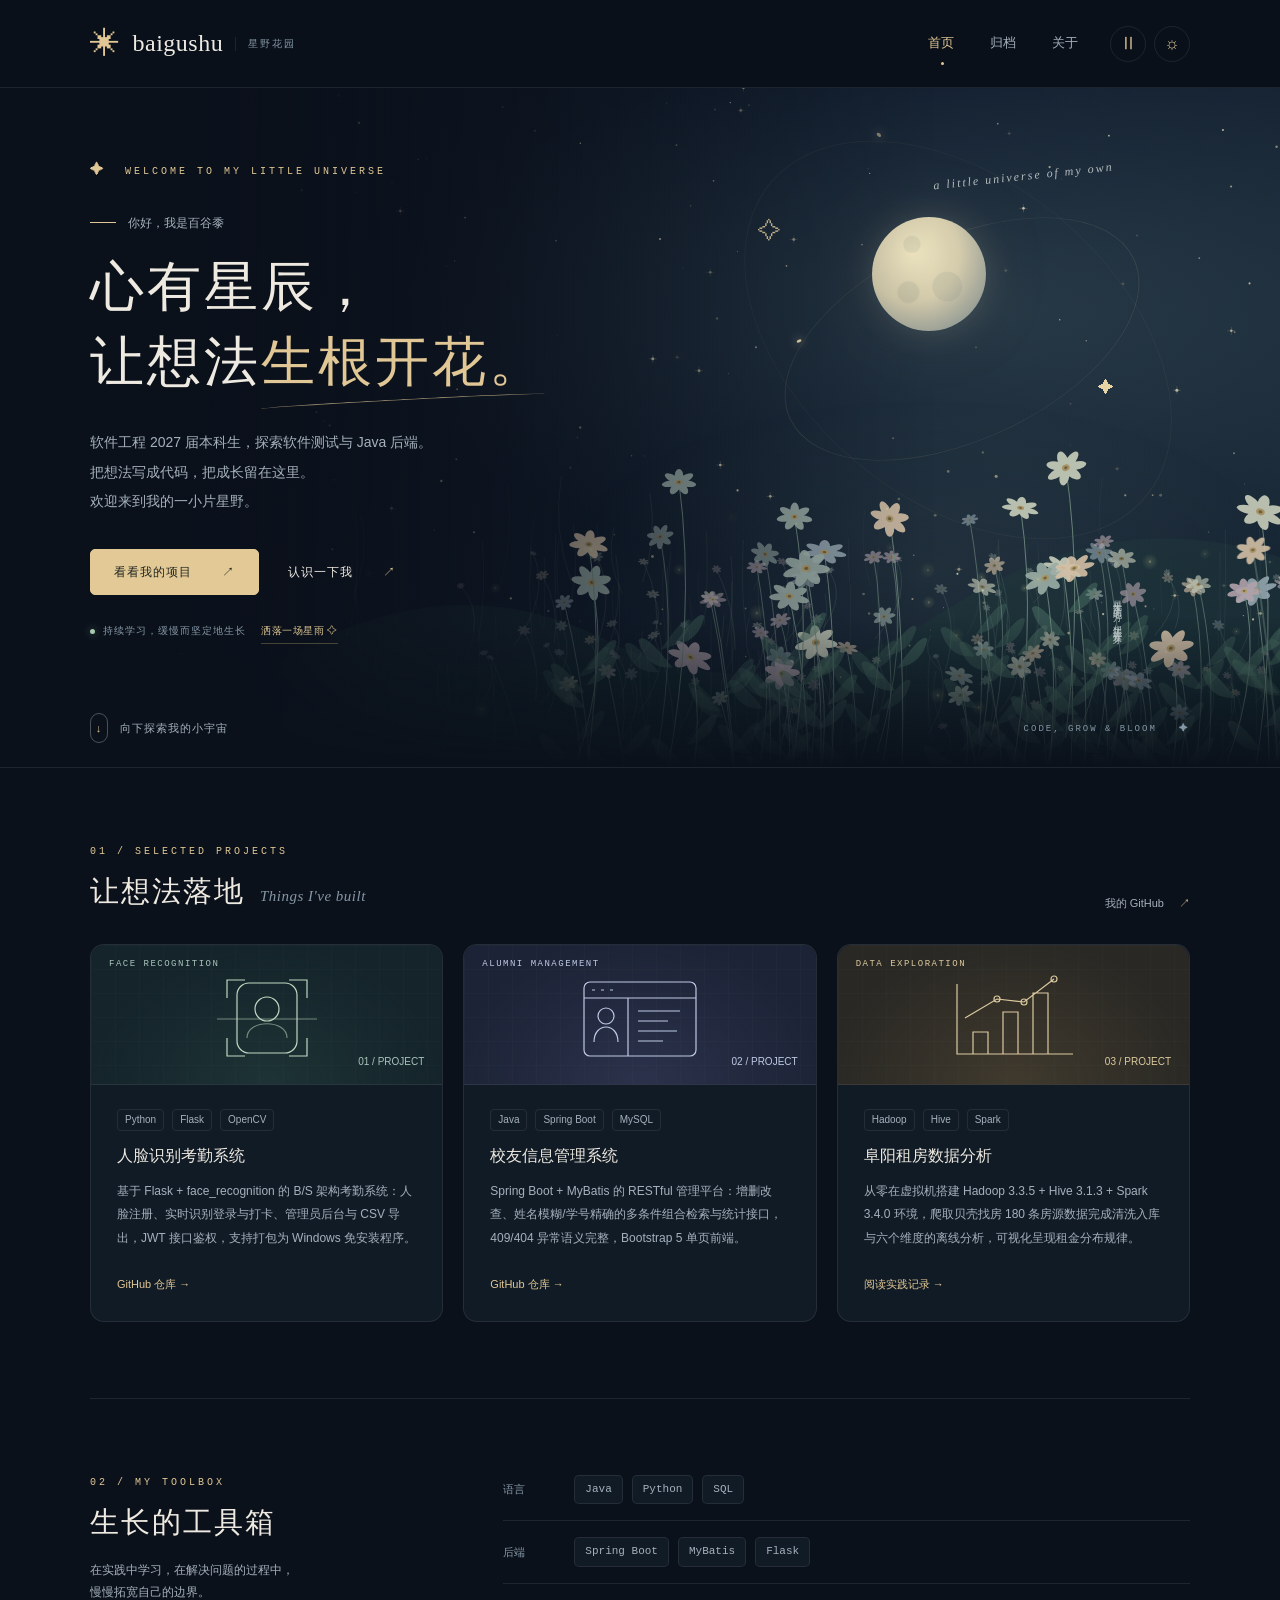
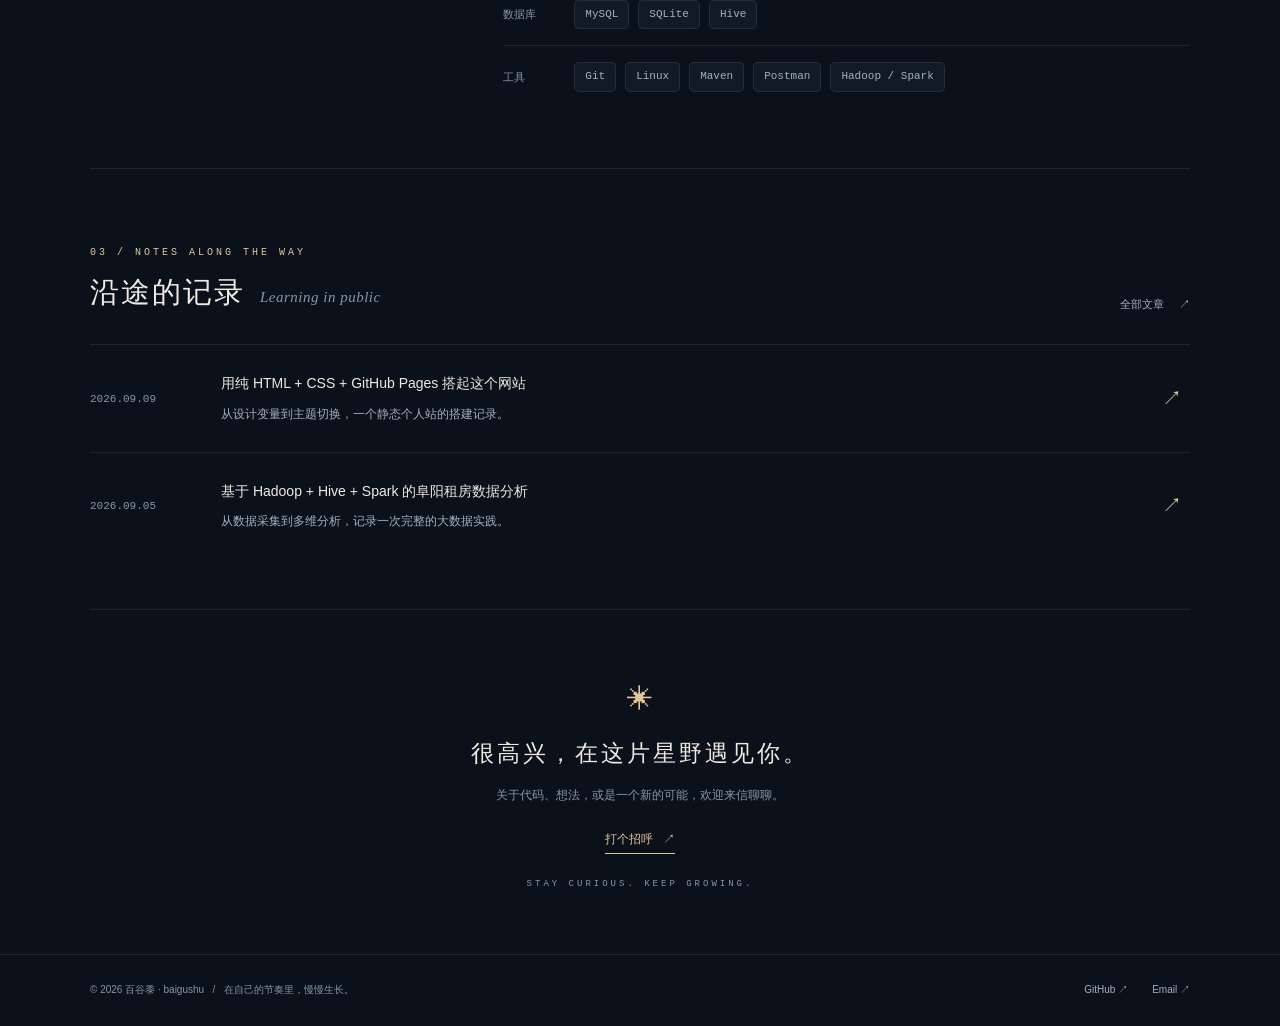
<file: index.html>
<!doctype html>
<html lang="zh-CN" data-theme="dark">
  <head>
    <meta charset="UTF-8" />
    <meta name="viewport" content="width=device-width, initial-scale=1" />
    <meta
      name="description"
      content="百谷黍（baigushu）的星野花园。软件工程 2027 届本科生，记录 Java 后端、软件测试、项目实践与学习思考。"
    />
    <meta name="theme-color" content="#0b111b" />
    <title>百谷黍 · 星野花园</title>
    <link
      rel="icon"
      type="image/svg+xml"
      href="favicon.svg?v=20261026-garden3"
    />
    <script src="theme-init.js?v=20261026-garden3"></script>
    <link rel="stylesheet" href="style.css?v=20261026-garden3" />
    <script src="app.js?v=20261026-garden3" defer></script>
  </head>
  <body class="home">
    <a class="skip-link" href="#main">跳到正文</a>
    <header>
      <div class="container">
        <a href="index.html" class="logo" aria-label="baigushu 首页"
          >baigushu<small>星野花园</small></a
        >
        <nav aria-label="主导航">
          <a href="index.html" class="active" aria-current="page">首页</a
          ><a href="archive.html">归档</a><a href="about.html">关于</a>
        </nav>
        <div class="header-controls">
          <button
            class="motion-toggle"
            id="motionToggle"
            aria-label="暂停星空与花海动画"
            aria-pressed="false"
          >
            Ⅱ</button
          ><button
            class="theme-toggle"
            id="themeToggle"
            aria-label="切换到晨光主题"
          >
            ☼
          </button>
        </div>
      </div>
    </header>
    <main class="home-main" id="main">
      <section class="hero" aria-labelledby="hero-title">
        <div class="scene" aria-hidden="true">
          <canvas id="starfield"></canvas
          ><svg
            xmlns="http://www.w3.org/2000/svg"
            width="1200"
            height="760"
            fill="none"
            viewBox="0 0 1200 760"
            class="garden"
            preserveAspectRatio="xMidYMax slice"
            aria-hidden="true"
          >
            <defs>
              <radialGradient id="a">
                <stop stop-color="#8aa792" stop-opacity=".13" />
                <stop offset="1" stop-color="#8aa792" stop-opacity="0" />
              </radialGradient>
              <linearGradient id="b" x2="0" y2="1">
                <stop stop-color="#264642" stop-opacity=".25" />
                <stop offset="1" stop-color="#112629" stop-opacity=".7" />
              </linearGradient>
            </defs>
            <ellipse cx="760" cy="540" fill="url(#a)" rx="430" ry="210" />
            <path
              fill="url(#b)"
              d="M0 655q210-145 400-50t390-35 410-40v230H0Z"
            />
            <path
              fill="#132c2c"
              d="M0 715q310-145 570-40t630-55v140H0Z"
              opacity=".5"
            />
            <path
              stroke="#739382"
              stroke-opacity=".2"
              stroke-width=".7"
              d="M713.9 626.5q-9.3-61.5-4.7-122.9"
            />
            <path
              stroke="#739382"
              stroke-opacity=".19"
              stroke-width=".7"
              d="M485.1 643.9q-17.4-68.6-8.7-137.1"
            />
            <path
              stroke="#739382"
              stroke-opacity=".22"
              stroke-width=".7"
              d="M351.8 627.4q-7.5-69.9-3.8-139.9"
            />
            <path
              stroke="#739382"
              stroke-opacity=".19"
              stroke-width=".7"
              d="M570 722.6q-14.5-39.6-7.3-79.2"
            />
            <path
              stroke="#739382"
              stroke-opacity=".23"
              stroke-width=".7"
              d="M557 738.2q-13.4-45.9-6.7-91.9"
            />
            <path
              stroke="#739382"
              stroke-opacity=".26"
              stroke-width=".7"
              d="M434.2 668q-3.9-27.1-2-54.2"
            />
            <path
              stroke="#739382"
              stroke-opacity=".23"
              stroke-width=".7"
              d="M677.6 728.1q3.8-56.6 1.9-113.2"
            />
            <path
              stroke="#739382"
              stroke-opacity=".29"
              stroke-width=".7"
              d="M545 694.5q-17.6-57.7-8.8-115.5"
            />
            <path
              stroke="#739382"
              stroke-opacity=".11"
              stroke-width=".7"
              d="M511.3 574.8q-7-23.3-3.5-46.5"
            />
            <path
              stroke="#739382"
              stroke-opacity=".29"
              stroke-width=".7"
              d="M545.6 643.8q-1.5-51-.7-102.1m293.6 78.6q8.8-63.1 4.4-126.2m79.6 287.3q-9.8-26.3-4.9-52.6"
            />
            <path
              stroke="#739382"
              stroke-opacity=".13"
              stroke-width=".7"
              d="M124.5 770.9q-16-65.1-8-130.1"
            />
            <path
              stroke="#739382"
              stroke-opacity=".25"
              stroke-width=".7"
              d="M1125.9 779.9q9.9-62.8 4.9-125.7"
            />
            <path
              stroke="#739382"
              stroke-opacity=".29"
              stroke-width=".7"
              d="M444.8 541.8q16.8-49.5 8.4-99.1"
            />
            <path
              stroke="#739382"
              stroke-opacity=".15"
              stroke-width=".7"
              d="M676.6 542.1q-2.2-24.6-1.1-49.2"
            />
            <path
              stroke="#739382"
              stroke-opacity=".12"
              stroke-width=".7"
              d="M131 588.2q-16.4-42.5-8.2-85"
            />
            <path
              stroke="#739382"
              stroke-opacity=".14"
              stroke-width=".7"
              d="M285.3 548.4q16.1-58.1 8-116.2"
            />
            <path
              stroke="#739382"
              stroke-opacity=".28"
              stroke-width=".7"
              d="M810.1 759.1q-7.3-28.4-3.7-56.8"
            />
            <path
              stroke="#739382"
              stroke-opacity=".16"
              stroke-width=".7"
              d="M953.3 695.3q3.2-58.7 1.6-117.3m-87.5 158q-7.8-18.1-3.9-36.1"
            />
            <path
              stroke="#739382"
              stroke-opacity=".18"
              stroke-width=".7"
              d="M1092.8 612q-2.9-52.1-1.4-104.1"
            />
            <path
              stroke="#739382"
              stroke-opacity=".13"
              stroke-width=".7"
              d="M660 763.7q-4.9-51.2-2.4-102.4"
            />
            <path
              stroke="#739382"
              stroke-opacity=".16"
              stroke-width=".7"
              d="M485.8 657.7q21.9-50.5 11-101.1"
            />
            <path
              stroke="#739382"
              stroke-opacity=".15"
              stroke-width=".7"
              d="M1152.9 767.7q-12.2-39.4-6.1-78.7"
            />
            <path
              stroke="#739382"
              stroke-opacity=".13"
              stroke-width=".7"
              d="M1131.8 583.4q6.7-50.7 3.4-101.3"
            />
            <path
              stroke="#739382"
              stroke-opacity=".29"
              stroke-width=".7"
              d="M135.1 699.6q2.1-17.9 1.1-35.8"
            />
            <path
              stroke="#739382"
              stroke-opacity=".16"
              stroke-width=".7"
              d="M619.3 618q-8.7-20.8-4.4-41.7"
            />
            <path
              stroke="#739382"
              stroke-opacity=".12"
              stroke-width=".7"
              d="M231.2 715.6q9.6-48.1 4.8-96.3"
            />
            <path
              stroke="#739382"
              stroke-opacity=".26"
              stroke-width=".7"
              d="M380.5 771.3q-5.7-15.5-2.9-31"
            />
            <path
              stroke="#739382"
              stroke-opacity=".17"
              stroke-width=".7"
              d="M356.3 595q-10.9-50.1-5.5-100.1"
            />
            <path
              stroke="#739382"
              stroke-opacity=".25"
              stroke-width=".7"
              d="M538.6 614.7q10.3-51.2 5.2-102.5"
            />
            <path
              stroke="#739382"
              stroke-opacity=".26"
              stroke-width=".7"
              d="M1198.1 558.2q21.4-29.1 10.7-58.2"
            />
            <path
              stroke="#739382"
              stroke-opacity=".28"
              stroke-width=".7"
              d="M951.7 595.6q-9.9-22.1-4.9-44.1"
            />
            <path
              stroke="#739382"
              stroke-opacity=".16"
              stroke-width=".7"
              d="M940.5 631.7q10.4-51.2 5.2-102.5"
            />
            <path
              stroke="#739382"
              stroke-opacity=".25"
              stroke-width=".7"
              d="M219.2 742.8q13.5-53.9 6.8-107.9"
            />
            <path
              stroke="#739382"
              stroke-opacity=".12"
              stroke-width=".7"
              d="M509.3 703.6q17.8-35.2 8.9-70.3"
            />
            <path
              stroke="#739382"
              stroke-opacity=".13"
              stroke-width=".7"
              d="M880.2 626.6q13.4-65 6.7-130.1"
            />
            <path
              stroke="#739382"
              stroke-opacity=".24"
              stroke-width=".7"
              d="M117.5 598.4q11.8-67.9 5.9-135.7"
            />
            <path
              stroke="#739382"
              stroke-opacity=".22"
              stroke-width=".7"
              d="M334.5 593.1q1.4-39.5.7-79"
            />
            <path
              stroke="#739382"
              stroke-opacity=".16"
              stroke-width=".7"
              d="M167.1 750.8q9.4-28.5 4.7-56.9"
            />
            <path
              stroke="#739382"
              stroke-opacity=".28"
              stroke-width=".7"
              d="M432 757.7q.2-26.9.1-53.9"
            />
            <path
              stroke="#739382"
              stroke-opacity=".19"
              stroke-width=".7"
              d="M1027.4 719.6q5.6-28.4 2.8-56.7"
            />
            <path
              stroke="#739382"
              stroke-opacity=".18"
              stroke-width=".7"
              d="M441.2 733q17.3-52.1 8.7-104.2"
            />
            <path
              stroke="#739382"
              stroke-opacity=".23"
              stroke-width=".7"
              d="M261.1 607.8q8.9-55.7 4.5-111.4"
            />
            <path
              stroke="#739382"
              stroke-opacity=".26"
              stroke-width=".7"
              d="M544.6 684.6q-18-18.8-9-37.6m-311 48.7q-14.4-31.5-7.2-62.9"
            />
            <path
              stroke="#739382"
              stroke-opacity=".12"
              stroke-width=".7"
              d="M1089.7 619.2q-1.7-23.3-.9-46.7"
            />
            <path
              stroke="#739382"
              stroke-opacity=".1"
              stroke-width=".7"
              d="M1175.5 545.9q-14.8-43-7.4-86"
            />
            <path
              stroke="#739382"
              stroke-opacity=".26"
              stroke-width=".7"
              d="M1216.5 710q11.9-53.8 5.9-107.7"
            />
            <path
              stroke="#739382"
              stroke-opacity=".25"
              stroke-width=".7"
              d="M782 706q-17.5-32.4-8.7-64.7"
            />
            <path
              stroke="#739382"
              stroke-opacity=".23"
              stroke-width=".7"
              d="M923.3 724.5q-18.3-50.6-9.1-101.2"
            />
            <path
              stroke="#739382"
              stroke-opacity=".21"
              stroke-width=".7"
              d="M196.2 757.6q-10.4-15.5-5.2-31"
            />
            <path
              stroke="#739382"
              stroke-opacity=".14"
              stroke-width=".7"
              d="M1073.5 704.4q9.9-22.2 4.9-44.4"
            />
            <path
              stroke="#739382"
              stroke-opacity=".16"
              stroke-width=".7"
              d="M475.6 630q-12.8-58.9-6.4-117.8"
            />
            <path
              stroke="#739382"
              stroke-opacity=".14"
              stroke-width=".7"
              d="M414.5 600.4q-5.1-26.9-2.6-53.7"
            />
            <path
              stroke="#739382"
              stroke-opacity=".15"
              stroke-width=".7"
              d="M389.5 569.9q8.7-47 4.3-93.9"
            />
            <path
              stroke="#739382"
              stroke-opacity=".12"
              stroke-width=".7"
              d="M600.4 690.2q20.5-68.8 10.3-137.5"
            />
            <path
              stroke="#739382"
              stroke-opacity=".2"
              stroke-width=".7"
              d="M1158.3 741.6q-13.3-27.4-6.6-54.7"
            />
            <path
              stroke="#739382"
              stroke-opacity=".21"
              stroke-width=".7"
              d="M418.1 618q1.8-37.4.9-74.8"
            />
            <path
              stroke="#739382"
              stroke-opacity=".13"
              stroke-width=".7"
              d="M139.9 646.2q18.3-27.2 9.1-54.5"
            />
            <path
              stroke="#739382"
              stroke-opacity=".11"
              stroke-width=".7"
              d="M247.1 628.5q14.3-28.7 7.1-57.5"
            />
            <path
              stroke="#739382"
              stroke-opacity=".2"
              stroke-width=".7"
              d="M1141.3 691.7q-10.6-55.7-5.3-111.3"
            />
            <path
              stroke="#739382"
              stroke-opacity=".16"
              stroke-width=".7"
              d="M346 730.2q-10.6-44.8-5.3-89.5"
            />
            <path
              stroke="#739382"
              stroke-opacity=".28"
              stroke-width=".7"
              d="M118.7 561.6q22-47.5 11-94.9"
            />
            <path
              stroke="#739382"
              stroke-opacity=".26"
              stroke-width=".7"
              d="M472.7 626.8q-.5-50.7-.3-101.4"
            />
            <path
              stroke="#739382"
              stroke-opacity=".24"
              stroke-width=".7"
              d="M324.7 635.5q-9.4-66.8-4.7-133.5"
            />
            <path
              stroke="#739382"
              stroke-opacity=".21"
              stroke-width=".7"
              d="M600.7 664.2q20.8-60.8 10.4-121.6"
            />
            <path
              stroke="#739382"
              stroke-opacity=".17"
              stroke-width=".7"
              d="M1211 607.2q-6.7-32.8-3.3-65.6"
            />
            <path
              stroke="#739382"
              stroke-opacity=".22"
              stroke-width=".7"
              d="M1205.6 578.2q9.5-61.8 4.7-123.7"
            />
            <path
              stroke="#739382"
              stroke-opacity=".17"
              stroke-width=".7"
              d="M645.8 752.3q19-16.5 9.5-32.9"
            />
            <path
              stroke="#739382"
              stroke-opacity=".27"
              stroke-width=".7"
              d="M364.5 540q-20.8-58.6-10.4-117.2"
            />
            <path
              stroke="#739382"
              stroke-opacity=".11"
              stroke-width=".7"
              d="M357 784.3q21.4-48.7 10.7-97.4"
            />
            <path
              stroke="#739382"
              stroke-opacity=".17"
              stroke-width=".7"
              d="M481.5 789.7q-8.6-17.1-4.3-34.1m159-46.4q-5.9-36-2.9-72.1"
            />
            <path
              stroke="#739382"
              stroke-opacity=".16"
              stroke-width=".7"
              d="M520.4 712.2q2.2-63.8 1.1-127.6"
            />
            <path
              stroke="#739382"
              stroke-opacity=".2"
              stroke-width=".7"
              d="M1183.2 611.1q10.6-53.4 5.3-106.8"
            />
            <path
              stroke="#739382"
              stroke-opacity=".28"
              stroke-width=".7"
              d="M404.6 621.5q20.5-54.9 10.3-109.9"
            />
            <path
              stroke="#739382"
              stroke-opacity=".27"
              stroke-width=".7"
              d="M603.2 698.8q-10.7-40.5-5.3-81"
            />
            <path
              stroke="#739382"
              stroke-opacity=".1"
              stroke-width=".7"
              d="M788.3 622.4q8.3-22.7 4.1-45.5"
            />
            <path
              stroke="#739382"
              stroke-opacity=".11"
              stroke-width=".7"
              d="M968.9 551.7q-19.1-63.5-9.6-126.9"
            />
            <path
              stroke="#739382"
              stroke-opacity=".24"
              stroke-width=".7"
              d="M1112.7 705.6q-11.3-40.6-5.7-81.1"
            />
            <path
              stroke="#739382"
              stroke-opacity=".3"
              stroke-width=".7"
              d="M271.9 771.5q11.9-57.7 5.9-115.3"
            />
            <path
              stroke="#739382"
              stroke-opacity=".12"
              stroke-width=".7"
              d="M1186 761.6q-6.5-15.8-3.3-31.7"
            />
            <path
              stroke="#739382"
              stroke-opacity=".16"
              stroke-width=".7"
              d="M572.3 753.7q3-60.5 1.5-120.9"
            />
            <path
              stroke="#739382"
              stroke-opacity=".11"
              stroke-width=".7"
              d="M166 706.1q-3.6-32.4-1.8-64.7"
            />
            <path
              stroke="#739382"
              stroke-opacity=".13"
              stroke-width=".7"
              d="M1026.2 578q-2-25.8-1-51.5"
            />
            <path
              stroke="#739382"
              stroke-opacity=".2"
              stroke-width=".7"
              d="M532.7 764.3q-21.4-43.4-10.7-86.8"
            />
            <path
              stroke="#739382"
              stroke-opacity=".25"
              stroke-width=".7"
              d="M891.9 767.4q21.6-51.5 10.8-103.1"
            />
            <path
              stroke="#739382"
              stroke-opacity=".14"
              stroke-width=".7"
              d="M728.9 733.6q17.5-66.8 8.7-133.6"
            />
            <path
              stroke="#739382"
              stroke-opacity=".13"
              stroke-width=".7"
              d="M1132.3 674.8q8.5-56.6 4.3-113.1"
            />
            <path
              stroke="#739382"
              stroke-opacity=".11"
              stroke-width=".7"
              d="M699.9 546q-12.7-43-6.4-86.1"
            />
            <path
              stroke="#739382"
              stroke-opacity=".29"
              stroke-width=".7"
              d="M704.1 675.2q7.2-18.1 3.6-36.1"
            />
            <path
              stroke="#739382"
              stroke-opacity=".21"
              stroke-width=".7"
              d="M732.1 621q-5.8-41.8-2.9-83.7"
            />
            <path
              stroke="#739382"
              stroke-opacity=".3"
              stroke-width=".7"
              d="M933.5 727.9q20.5-29 10.2-57.9"
            />
            <path
              stroke="#739382"
              stroke-opacity=".24"
              stroke-width=".7"
              d="M574.5 647.8q-20.6-33-10.3-66.1"
            />
            <path
              stroke="#739382"
              stroke-opacity=".11"
              stroke-width=".7"
              d="M894.1 643.5q5.9-29.8 2.9-59.7"
            />
            <path
              stroke="#739382"
              stroke-opacity=".28"
              stroke-width=".7"
              d="M642.5 607.4q13-26 6.5-52"
            />
            <path
              stroke="#739382"
              stroke-opacity=".22"
              stroke-width=".7"
              d="M477.1 730.6q16.3-23 8.2-46"
            />
            <path
              stroke="#739382"
              stroke-opacity=".27"
              stroke-width=".7"
              d="M1092.5 777.9q3.2-39.3 1.6-78.6"
            />
            <path
              stroke="#739382"
              stroke-opacity=".18"
              stroke-width=".7"
              d="M768.5 725.6q-6.3-32.8-3.2-65.6"
            />
            <path
              stroke="#739382"
              stroke-opacity=".25"
              stroke-width=".7"
              d="M422.2 554.7q-18.8-37.2-9.4-74.4"
            />
            <path
              stroke="#739382"
              stroke-opacity=".23"
              stroke-width=".7"
              d="M110.1 692.9q-8.4-20.9-4.2-41.7"
            />
            <path
              stroke="#739382"
              stroke-opacity=".22"
              stroke-width=".7"
              d="M677.9 756.6q-18.5-30.1-9.2-60.2m65.2-135.9q-6-27.2-3-54.3"
            />
            <path
              stroke="#739382"
              stroke-opacity=".23"
              stroke-width=".7"
              d="M513.6 590.7q5.4-52.4 2.7-104.8"
            />
            <path
              stroke="#739382"
              stroke-opacity=".24"
              stroke-width=".7"
              d="M923.5 605.4q-9.7-37-4.9-73.9"
            />
            <path
              stroke="#739382"
              stroke-opacity=".18"
              stroke-width=".7"
              d="M153.5 663.2q-11.4-23.2-5.7-46.4"
            />
            <path
              stroke="#739382"
              stroke-opacity=".23"
              stroke-width=".7"
              d="M771.3 724q-10.3-49.2-5.2-98.3"
            />
            <path
              stroke="#739382"
              stroke-opacity=".14"
              stroke-width=".7"
              d="M132.4 588.1q-21.9-65.6-11-131.2M102 653.4q18.6-48.2 9.3-96.3"
            />
            <path
              stroke="#739382"
              stroke-opacity=".18"
              stroke-width=".7"
              d="M848.5 551.1q-12.5-24.6-6.3-49.1"
            />
            <path
              stroke="#739382"
              stroke-opacity=".25"
              stroke-width=".7"
              d="M845.9 630.4q12.2-20.7 6.1-41.3"
            />
            <path
              stroke="#739382"
              stroke-opacity=".23"
              stroke-width=".7"
              d="M561 599.2q-6.8-52.1-3.4-104.2"
            />
            <path
              stroke="#739382"
              stroke-opacity=".15"
              stroke-width=".7"
              d="M333 594.1q-20.1-62.7-10-125.4"
            />
            <path
              stroke="#739382"
              stroke-opacity=".18"
              stroke-width=".7"
              d="M372.7 783.7q-10-48-5-96"
            />
            <path
              stroke="#739382"
              stroke-opacity=".23"
              stroke-width=".7"
              d="M582.4 605.9q-12.7-42.3-6.4-84.5"
            />
            <path
              stroke="#739382"
              stroke-opacity=".19"
              stroke-width=".7"
              d="M538.1 642.1q14.5-27.1 7.2-54.1"
            />
            <path
              stroke="#739382"
              stroke-opacity=".26"
              stroke-width=".7"
              d="M646.6 696.8q-3-34.2-1.5-68.3"
            />
            <path
              stroke="#739382"
              stroke-opacity=".16"
              stroke-width=".7"
              d="M276.2 680.9q7.4-51.7 3.7-103.5"
            />
            <path
              stroke="#739382"
              stroke-opacity=".27"
              stroke-width=".7"
              d="M903.4 736.8q19.6-18 9.8-36.1"
            />
            <path
              stroke="#739382"
              stroke-opacity=".19"
              stroke-width=".7"
              d="M357.7 590.3q19-57.2 9.5-114.3"
            />
            <path
              stroke="#739382"
              stroke-opacity=".22"
              stroke-width=".7"
              d="M568.9 550.9q11.1-20.4 5.6-40.7"
            />
            <path
              stroke="#739382"
              stroke-opacity=".24"
              stroke-width=".7"
              d="M129.2 619.5q-7.2-51.7-3.6-103.4"
            />
            <path
              stroke="#739382"
              stroke-opacity=".29"
              stroke-width=".7"
              d="M882.1 565.2q21.2-18.3 10.6-36.6"
            />
            <path
              stroke="#739382"
              stroke-opacity=".13"
              stroke-width=".7"
              d="M680 671.8q-4.3-63.7-2.2-127.3"
            />
            <path
              stroke="#739382"
              stroke-opacity=".26"
              stroke-width=".7"
              d="M953.7 678.3q-18-25.2-9-50.5"
            />
            <path
              stroke="#739382"
              stroke-opacity=".13"
              stroke-width=".7"
              d="M808.5 600.3q21.9-39.2 11-78.4"
            />
            <path
              stroke="#739382"
              stroke-opacity=".19"
              stroke-width=".7"
              d="M565.1 730.9q18.5-56.6 9.2-113.2m139.5 146.5q-9.8-58-4.9-116"
            />
            <path
              stroke="#739382"
              stroke-opacity=".27"
              stroke-width=".7"
              d="M454.7 728.3q-19.8-66-9.9-131.9"
            />
            <path
              stroke="#739382"
              stroke-opacity=".23"
              stroke-width=".7"
              d="M315.7 779.1q3.1-33.2 1.5-66.3"
            />
            <path
              stroke="#739382"
              stroke-opacity=".14"
              stroke-width=".7"
              d="M895.1 772.4q14.3-56.1 7.1-112.3"
            />
            <path
              stroke="#739382"
              stroke-opacity=".29"
              stroke-width=".7"
              d="M778.1 640.8q-21.7-19.8-10.9-39.5"
            />
            <path
              stroke="#739382"
              stroke-opacity=".14"
              stroke-width=".7"
              d="M253 717.6q14.2-67.2 7.1-134.4"
            />
            <path
              stroke="#739382"
              stroke-opacity=".11"
              stroke-width=".7"
              d="M886.3 573.4q-18.6-37.2-9.3-74.3"
            />
            <path
              stroke="#739382"
              stroke-opacity=".24"
              stroke-width=".7"
              d="M151.2 749.6q3-20.6 1.5-41.2"
            />
            <path
              stroke="#739382"
              stroke-opacity=".21"
              stroke-width=".7"
              d="M929.1 785.5q-20.2-23-10.1-45.9"
            />
            <path
              stroke="#739382"
              stroke-opacity=".2"
              stroke-width=".7"
              d="M1095.7 614.9q2.9-66 1.4-132"
            />
            <path
              stroke="#739382"
              stroke-opacity=".1"
              stroke-width=".7"
              d="M648.9 783.8q-13.8-32.8-6.9-65.6"
            />
            <g opacity=".35">
              <path
                stroke="#799487"
                stroke-width=".7"
                d="M549.6 667.5q43.6-42.4 23.6-77"
              />
              <g transform="rotate(-1.3 26310.99 -24966.698)scale(1 .69)">
                <ellipse cy="-2.9" fill="#d7dcc6" rx="1.4" ry="3" />
                <ellipse
                  cy="-2.9"
                  fill="#d7dcc6"
                  rx="1.4"
                  ry="3"
                  transform="rotate(51.4)"
                />
                <ellipse
                  cy="-2.9"
                  fill="#d7dcc6"
                  rx="1.4"
                  ry="3"
                  transform="rotate(102.9)"
                />
                <ellipse
                  cy="-2.9"
                  fill="#d7dcc6"
                  rx="1.4"
                  ry="3"
                  transform="rotate(154.3)"
                />
                <ellipse
                  cy="-2.9"
                  fill="#d7dcc6"
                  rx="1.4"
                  ry="3"
                  transform="rotate(205.7)"
                />
                <ellipse
                  cy="-2.9"
                  fill="#d7dcc6"
                  rx="1.4"
                  ry="3"
                  transform="rotate(257.1)"
                />
                <ellipse
                  cy="-2.9"
                  fill="#d7dcc6"
                  rx="1.4"
                  ry="3"
                  transform="rotate(308.6)"
                />
                <circle r="1.1" fill="#c4a76e" />
                <circle r=".5" fill="#766c43" />
              </g>
            </g>
            <g opacity=".35">
              <path
                stroke="#799487"
                stroke-width=".7"
                d="M346 610.2q6.4-41.8-13.6-76"
              />
              <g transform="rotate(-18.1 1843.13 -776.351)scale(1 .66)">
                <ellipse cy="-3.8" fill="#e3cdb0" rx="1.9" ry="4" />
                <ellipse
                  cy="-3.8"
                  fill="#e3cdb0"
                  rx="1.9"
                  ry="4"
                  transform="rotate(51.4)"
                />
                <ellipse
                  cy="-3.8"
                  fill="#e3cdb0"
                  rx="1.9"
                  ry="4"
                  transform="rotate(102.9)"
                />
                <ellipse
                  cy="-3.8"
                  fill="#e3cdb0"
                  rx="1.9"
                  ry="4"
                  transform="rotate(154.3)"
                />
                <ellipse
                  cy="-3.8"
                  fill="#e3cdb0"
                  rx="1.9"
                  ry="4"
                  transform="rotate(205.7)"
                />
                <ellipse
                  cy="-3.8"
                  fill="#e3cdb0"
                  rx="1.9"
                  ry="4"
                  transform="rotate(257.1)"
                />
                <ellipse
                  cy="-3.8"
                  fill="#e3cdb0"
                  rx="1.9"
                  ry="4"
                  transform="rotate(308.6)"
                />
                <circle r="1.4" fill="#c4a76e" />
                <circle r=".6" fill="#766c43" />
              </g>
            </g>
            <g opacity=".35">
              <path
                stroke="#799487"
                stroke-width=".7"
                d="M304.7 717q-9.8-49.9-29.8-90.7"
              />
              <g transform="rotate(27 -1166.914 885.67)scale(1 .52)">
                <ellipse cy="-2.2" fill="#bdacb4" rx="1.1" ry="2.3" />
                <ellipse
                  cy="-2.2"
                  fill="#bdacb4"
                  rx="1.1"
                  ry="2.3"
                  transform="rotate(51.4)"
                />
                <ellipse
                  cy="-2.2"
                  fill="#bdacb4"
                  rx="1.1"
                  ry="2.3"
                  transform="rotate(102.9)"
                />
                <ellipse
                  cy="-2.2"
                  fill="#bdacb4"
                  rx="1.1"
                  ry="2.3"
                  transform="rotate(154.3)"
                />
                <ellipse
                  cy="-2.2"
                  fill="#bdacb4"
                  rx="1.1"
                  ry="2.3"
                  transform="rotate(205.7)"
                />
                <ellipse
                  cy="-2.2"
                  fill="#bdacb4"
                  rx="1.1"
                  ry="2.3"
                  transform="rotate(257.1)"
                />
                <ellipse
                  cy="-2.2"
                  fill="#bdacb4"
                  rx="1.1"
                  ry="2.3"
                  transform="rotate(308.6)"
                />
                <circle r=".8" fill="#c4a76e" />
                <circle r=".4" fill="#766c43" />
              </g>
            </g>
            <g opacity=".35">
              <path
                stroke="#799487"
                stroke-width=".7"
                d="M548.6 617.4q-1-49.5-21-90"
              />
              <g transform="rotate(20.1 -1224.123 1752.187)scale(1 .84)">
                <ellipse cy="-2.7" fill="#bdacb4" rx="1.4" ry="2.9" />
                <ellipse
                  cy="-2.7"
                  fill="#bdacb4"
                  rx="1.4"
                  ry="2.9"
                  transform="rotate(51.4)"
                />
                <ellipse
                  cy="-2.7"
                  fill="#bdacb4"
                  rx="1.4"
                  ry="2.9"
                  transform="rotate(102.9)"
                />
                <ellipse
                  cy="-2.7"
                  fill="#bdacb4"
                  rx="1.4"
                  ry="2.9"
                  transform="rotate(154.3)"
                />
                <ellipse
                  cy="-2.7"
                  fill="#bdacb4"
                  rx="1.4"
                  ry="2.9"
                  transform="rotate(205.7)"
                />
                <ellipse
                  cy="-2.7"
                  fill="#bdacb4"
                  rx="1.4"
                  ry="2.9"
                  transform="rotate(257.1)"
                />
                <ellipse
                  cy="-2.7"
                  fill="#bdacb4"
                  rx="1.4"
                  ry="2.9"
                  transform="rotate(308.6)"
                />
                <circle r="1" fill="#c4a76e" />
                <circle r=".5" fill="#766c43" />
              </g>
            </g>
            <g opacity=".35">
              <path
                stroke="#799487"
                stroke-width=".7"
                d="M914 731.8q-8.5-28.6-28.5-52.1"
              />
              <g transform="rotate(29.9 -830.03 1998.002)scale(1 .68)">
                <ellipse cy="-3.7" fill="#e3cdb0" rx="1.8" ry="3.9" />
                <ellipse
                  cy="-3.7"
                  fill="#e3cdb0"
                  rx="1.8"
                  ry="3.9"
                  transform="rotate(51.4)"
                />
                <ellipse
                  cy="-3.7"
                  fill="#e3cdb0"
                  rx="1.8"
                  ry="3.9"
                  transform="rotate(102.9)"
                />
                <ellipse
                  cy="-3.7"
                  fill="#e3cdb0"
                  rx="1.8"
                  ry="3.9"
                  transform="rotate(154.3)"
                />
                <ellipse
                  cy="-3.7"
                  fill="#e3cdb0"
                  rx="1.8"
                  ry="3.9"
                  transform="rotate(205.7)"
                />
                <ellipse
                  cy="-3.7"
                  fill="#e3cdb0"
                  rx="1.8"
                  ry="3.9"
                  transform="rotate(257.1)"
                />
                <ellipse
                  cy="-3.7"
                  fill="#e3cdb0"
                  rx="1.8"
                  ry="3.9"
                  transform="rotate(308.6)"
                />
                <circle r="1.4" fill="#c4a76e" />
                <circle r=".6" fill="#766c43" />
              </g>
            </g>
            <g opacity=".35">
              <path
                stroke="#799487"
                stroke-width=".7"
                d="M1154.7 734.6q3.5-51.8-16.5-94.2"
              />
              <g transform="rotate(21.1 -1150.17 3375.904)scale(1 .84)">
                <ellipse cy="-2.9" fill="#bdacb4" rx="1.5" ry="3.1" />
                <ellipse
                  cy="-2.9"
                  fill="#bdacb4"
                  rx="1.5"
                  ry="3.1"
                  transform="rotate(51.4)"
                />
                <ellipse
                  cy="-2.9"
                  fill="#bdacb4"
                  rx="1.5"
                  ry="3.1"
                  transform="rotate(102.9)"
                />
                <ellipse
                  cy="-2.9"
                  fill="#bdacb4"
                  rx="1.5"
                  ry="3.1"
                  transform="rotate(154.3)"
                />
                <ellipse
                  cy="-2.9"
                  fill="#bdacb4"
                  rx="1.5"
                  ry="3.1"
                  transform="rotate(205.7)"
                />
                <ellipse
                  cy="-2.9"
                  fill="#bdacb4"
                  rx="1.5"
                  ry="3.1"
                  transform="rotate(257.1)"
                />
                <ellipse
                  cy="-2.9"
                  fill="#bdacb4"
                  rx="1.5"
                  ry="3.1"
                  transform="rotate(308.6)"
                />
                <circle r="1.1" fill="#c4a76e" />
                <circle r=".5" fill="#766c43" />
              </g>
            </g>
            <g opacity=".35">
              <path
                stroke="#799487"
                stroke-width=".7"
                d="M960.6 645q-7.3-38.5-27.3-70"
              />
              <g transform="rotate(-7.1 5100.862 -7234.43)scale(1 .51)">
                <ellipse cy="-2.7" fill="#d7dcc6" rx="1.3" ry="2.9" />
                <ellipse
                  cy="-2.7"
                  fill="#d7dcc6"
                  rx="1.3"
                  ry="2.9"
                  transform="rotate(51.4)"
                />
                <ellipse
                  cy="-2.7"
                  fill="#d7dcc6"
                  rx="1.3"
                  ry="2.9"
                  transform="rotate(102.9)"
                />
                <ellipse
                  cy="-2.7"
                  fill="#d7dcc6"
                  rx="1.3"
                  ry="2.9"
                  transform="rotate(154.3)"
                />
                <ellipse
                  cy="-2.7"
                  fill="#d7dcc6"
                  rx="1.3"
                  ry="2.9"
                  transform="rotate(205.7)"
                />
                <ellipse
                  cy="-2.7"
                  fill="#d7dcc6"
                  rx="1.3"
                  ry="2.9"
                  transform="rotate(257.1)"
                />
                <ellipse
                  cy="-2.7"
                  fill="#d7dcc6"
                  rx="1.3"
                  ry="2.9"
                  transform="rotate(308.6)"
                />
                <circle r="1" fill="#c4a76e" />
                <circle r=".5" fill="#766c43" />
              </g>
            </g>
            <g opacity=".35">
              <path
                stroke="#799487"
                stroke-width=".7"
                d="M863.8 712q13.5-51.5-6.5-93.6"
              />
              <g transform="rotate(22 -1162.046 2514.413)scale(1 .53)">
                <ellipse cy="-2.9" fill="#bdacb4" rx="1.4" ry="3" />
                <ellipse
                  cy="-2.9"
                  fill="#bdacb4"
                  rx="1.4"
                  ry="3"
                  transform="rotate(51.4)"
                />
                <ellipse
                  cy="-2.9"
                  fill="#bdacb4"
                  rx="1.4"
                  ry="3"
                  transform="rotate(102.9)"
                />
                <ellipse
                  cy="-2.9"
                  fill="#bdacb4"
                  rx="1.4"
                  ry="3"
                  transform="rotate(154.3)"
                />
                <ellipse
                  cy="-2.9"
                  fill="#bdacb4"
                  rx="1.4"
                  ry="3"
                  transform="rotate(205.7)"
                />
                <ellipse
                  cy="-2.9"
                  fill="#bdacb4"
                  rx="1.4"
                  ry="3"
                  transform="rotate(257.1)"
                />
                <ellipse
                  cy="-2.9"
                  fill="#bdacb4"
                  rx="1.4"
                  ry="3"
                  transform="rotate(308.6)"
                />
                <circle r="1.1" fill="#c4a76e" />
                <circle r=".5" fill="#766c43" />
              </g>
            </g>
            <g opacity=".35">
              <path
                stroke="#799487"
                stroke-width=".7"
                d="M877.5 633.7q21.1-57.5 1.1-104.6"
              />
              <g transform="rotate(21.7 -940.975 2556.573)scale(1 .67)">
                <ellipse cy="-2.4" fill="#a7b9b0" rx="1.2" ry="2.5" />
                <ellipse
                  cy="-2.4"
                  fill="#a7b9b0"
                  rx="1.2"
                  ry="2.5"
                  transform="rotate(51.4)"
                />
                <ellipse
                  cy="-2.4"
                  fill="#a7b9b0"
                  rx="1.2"
                  ry="2.5"
                  transform="rotate(102.9)"
                />
                <ellipse
                  cy="-2.4"
                  fill="#a7b9b0"
                  rx="1.2"
                  ry="2.5"
                  transform="rotate(154.3)"
                />
                <ellipse
                  cy="-2.4"
                  fill="#a7b9b0"
                  rx="1.2"
                  ry="2.5"
                  transform="rotate(205.7)"
                />
                <ellipse
                  cy="-2.4"
                  fill="#a7b9b0"
                  rx="1.2"
                  ry="2.5"
                  transform="rotate(257.1)"
                />
                <ellipse
                  cy="-2.4"
                  fill="#a7b9b0"
                  rx="1.2"
                  ry="2.5"
                  transform="rotate(308.6)"
                />
                <circle r=".9" fill="#c4a76e" />
                <circle r=".4" fill="#766c43" />
              </g>
            </g>
            <g opacity=".35">
              <path
                stroke="#799487"
                stroke-width=".7"
                d="M255.6 597.7q5.6-28.4-14.4-51.7"
              />
              <g transform="rotate(-14.4 2281.618 -681.647)scale(1 .78)">
                <ellipse cy="-2.2" fill="#bdacb4" rx="1.1" ry="2.3" />
                <ellipse
                  cy="-2.2"
                  fill="#bdacb4"
                  rx="1.1"
                  ry="2.3"
                  transform="rotate(51.4)"
                />
                <ellipse
                  cy="-2.2"
                  fill="#bdacb4"
                  rx="1.1"
                  ry="2.3"
                  transform="rotate(102.9)"
                />
                <ellipse
                  cy="-2.2"
                  fill="#bdacb4"
                  rx="1.1"
                  ry="2.3"
                  transform="rotate(154.3)"
                />
                <ellipse
                  cy="-2.2"
                  fill="#bdacb4"
                  rx="1.1"
                  ry="2.3"
                  transform="rotate(205.7)"
                />
                <ellipse
                  cy="-2.2"
                  fill="#bdacb4"
                  rx="1.1"
                  ry="2.3"
                  transform="rotate(257.1)"
                />
                <ellipse
                  cy="-2.2"
                  fill="#bdacb4"
                  rx="1.1"
                  ry="2.3"
                  transform="rotate(308.6)"
                />
                <circle r=".8" fill="#c4a76e" />
                <circle r=".4" fill="#766c43" />
              </g>
            </g>
            <g opacity=".35">
              <path
                stroke="#799487"
                stroke-width=".7"
                d="M613.9 758.5q20.5-39.9.5-72.6"
              />
              <g transform="rotate(1.1 -35418.226 32344.264)scale(1 .72)">
                <ellipse cy="-2.9" fill="#d7dcc6" rx="1.4" ry="3" />
                <ellipse
                  cy="-2.9"
                  fill="#d7dcc6"
                  rx="1.4"
                  ry="3"
                  transform="rotate(51.4)"
                />
                <ellipse
                  cy="-2.9"
                  fill="#d7dcc6"
                  rx="1.4"
                  ry="3"
                  transform="rotate(102.9)"
                />
                <ellipse
                  cy="-2.9"
                  fill="#d7dcc6"
                  rx="1.4"
                  ry="3"
                  transform="rotate(154.3)"
                />
                <ellipse
                  cy="-2.9"
                  fill="#d7dcc6"
                  rx="1.4"
                  ry="3"
                  transform="rotate(205.7)"
                />
                <ellipse
                  cy="-2.9"
                  fill="#d7dcc6"
                  rx="1.4"
                  ry="3"
                  transform="rotate(257.1)"
                />
                <ellipse
                  cy="-2.9"
                  fill="#d7dcc6"
                  rx="1.4"
                  ry="3"
                  transform="rotate(308.6)"
                />
                <circle r="1.1" fill="#c4a76e" />
                <circle r=".5" fill="#766c43" />
              </g>
            </g>
            <g opacity=".35">
              <path
                stroke="#799487"
                stroke-width=".7"
                d="M703.8 698.6q22.7-38.2 2.7-69.4"
              />
              <g transform="rotate(-1.3 28083.218 -30822.117)scale(1 .81)">
                <ellipse cy="-2.6" fill="#d7dcc6" rx="1.3" ry="2.7" />
                <ellipse
                  cy="-2.6"
                  fill="#d7dcc6"
                  rx="1.3"
                  ry="2.7"
                  transform="rotate(51.4)"
                />
                <ellipse
                  cy="-2.6"
                  fill="#d7dcc6"
                  rx="1.3"
                  ry="2.7"
                  transform="rotate(102.9)"
                />
                <ellipse
                  cy="-2.6"
                  fill="#d7dcc6"
                  rx="1.3"
                  ry="2.7"
                  transform="rotate(154.3)"
                />
                <ellipse
                  cy="-2.6"
                  fill="#d7dcc6"
                  rx="1.3"
                  ry="2.7"
                  transform="rotate(205.7)"
                />
                <ellipse
                  cy="-2.6"
                  fill="#d7dcc6"
                  rx="1.3"
                  ry="2.7"
                  transform="rotate(257.1)"
                />
                <ellipse
                  cy="-2.6"
                  fill="#d7dcc6"
                  rx="1.3"
                  ry="2.7"
                  transform="rotate(308.6)"
                />
                <circle r="1" fill="#c4a76e" />
                <circle r=".4" fill="#766c43" />
              </g>
            </g>
            <g opacity=".35">
              <path
                stroke="#799487"
                stroke-width=".7"
                d="M852.1 603q6-48.9-14-88.9"
              />
              <g transform="rotate(29.3 -564.262 1860.072)scale(1 .58)">
                <ellipse cy="-3.3" fill="#a7b9b0" rx="1.7" ry="3.5" />
                <ellipse
                  cy="-3.3"
                  fill="#a7b9b0"
                  rx="1.7"
                  ry="3.5"
                  transform="rotate(51.4)"
                />
                <ellipse
                  cy="-3.3"
                  fill="#a7b9b0"
                  rx="1.7"
                  ry="3.5"
                  transform="rotate(102.9)"
                />
                <ellipse
                  cy="-3.3"
                  fill="#a7b9b0"
                  rx="1.7"
                  ry="3.5"
                  transform="rotate(154.3)"
                />
                <ellipse
                  cy="-3.3"
                  fill="#a7b9b0"
                  rx="1.7"
                  ry="3.5"
                  transform="rotate(205.7)"
                />
                <ellipse
                  cy="-3.3"
                  fill="#a7b9b0"
                  rx="1.7"
                  ry="3.5"
                  transform="rotate(257.1)"
                />
                <ellipse
                  cy="-3.3"
                  fill="#a7b9b0"
                  rx="1.7"
                  ry="3.5"
                  transform="rotate(308.6)"
                />
                <circle r="1.3" fill="#c4a76e" />
                <circle r=".6" fill="#766c43" />
              </g>
            </g>
            <g opacity=".35">
              <path
                stroke="#799487"
                stroke-width=".7"
                d="M1184.8 714.6q21.8-42.1 1.8-76.6"
              />
              <g transform="rotate(-21.1 2306.12 -2866.632)scale(1 .72)">
                <ellipse cy="-1.9" fill="#9eafb7" rx=".9" ry="2" />
                <ellipse
                  cy="-1.9"
                  fill="#9eafb7"
                  rx=".9"
                  ry="2"
                  transform="rotate(51.4)"
                />
                <ellipse
                  cy="-1.9"
                  fill="#9eafb7"
                  rx=".9"
                  ry="2"
                  transform="rotate(102.9)"
                />
                <ellipse
                  cy="-1.9"
                  fill="#9eafb7"
                  rx=".9"
                  ry="2"
                  transform="rotate(154.3)"
                />
                <ellipse
                  cy="-1.9"
                  fill="#9eafb7"
                  rx=".9"
                  ry="2"
                  transform="rotate(205.7)"
                />
                <ellipse
                  cy="-1.9"
                  fill="#9eafb7"
                  rx=".9"
                  ry="2"
                  transform="rotate(257.1)"
                />
                <ellipse
                  cy="-1.9"
                  fill="#9eafb7"
                  rx=".9"
                  ry="2"
                  transform="rotate(308.6)"
                />
                <circle r=".7" fill="#c4a76e" />
                <circle r=".3" fill="#766c43" />
              </g>
            </g>
            <g opacity=".35">
              <path
                stroke="#799487"
                stroke-width=".7"
                d="M1130.1 677.3q32-30.7 12-55.9"
              />
              <g transform="rotate(22.9 -962.94 3130.092)scale(1 .59)">
                <ellipse cy="-2" fill="#e3cdb0" rx="1" ry="2.1" />
                <ellipse
                  cy="-2"
                  fill="#e3cdb0"
                  rx="1"
                  ry="2.1"
                  transform="rotate(51.4)"
                />
                <ellipse
                  cy="-2"
                  fill="#e3cdb0"
                  rx="1"
                  ry="2.1"
                  transform="rotate(102.9)"
                />
                <ellipse
                  cy="-2"
                  fill="#e3cdb0"
                  rx="1"
                  ry="2.1"
                  transform="rotate(154.3)"
                />
                <ellipse
                  cy="-2"
                  fill="#e3cdb0"
                  rx="1"
                  ry="2.1"
                  transform="rotate(205.7)"
                />
                <ellipse
                  cy="-2"
                  fill="#e3cdb0"
                  rx="1"
                  ry="2.1"
                  transform="rotate(257.1)"
                />
                <ellipse
                  cy="-2"
                  fill="#e3cdb0"
                  rx="1"
                  ry="2.1"
                  transform="rotate(308.6)"
                />
                <circle r=".7" fill="#c4a76e" />
                <circle r=".3" fill="#766c43" />
              </g>
            </g>
            <g opacity=".35">
              <path
                stroke="#799487"
                stroke-width=".7"
                d="M469.4 630q41.9-22.3 21.9-40.6"
              />
              <g transform="rotate(-4.2 8282.557 -6404.54)scale(1 .8)">
                <ellipse cy="-2.5" fill="#9eafb7" rx="1.2" ry="2.6" />
                <ellipse
                  cy="-2.5"
                  fill="#9eafb7"
                  rx="1.2"
                  ry="2.6"
                  transform="rotate(51.4)"
                />
                <ellipse
                  cy="-2.5"
                  fill="#9eafb7"
                  rx="1.2"
                  ry="2.6"
                  transform="rotate(102.9)"
                />
                <ellipse
                  cy="-2.5"
                  fill="#9eafb7"
                  rx="1.2"
                  ry="2.6"
                  transform="rotate(154.3)"
                />
                <ellipse
                  cy="-2.5"
                  fill="#9eafb7"
                  rx="1.2"
                  ry="2.6"
                  transform="rotate(205.7)"
                />
                <ellipse
                  cy="-2.5"
                  fill="#9eafb7"
                  rx="1.2"
                  ry="2.6"
                  transform="rotate(257.1)"
                />
                <ellipse
                  cy="-2.5"
                  fill="#9eafb7"
                  rx="1.2"
                  ry="2.6"
                  transform="rotate(308.6)"
                />
                <circle r=".9" fill="#c4a76e" />
                <circle r=".4" fill="#766c43" />
              </g>
            </g>
            <g opacity=".35">
              <path
                stroke="#799487"
                stroke-width=".7"
                d="M1238.7 662.3q-6-40.8-26-74.1"
              />
              <g transform="rotate(19.9 -1070.128 3750.517)scale(1 .59)">
                <ellipse cy="-3.4" fill="#d7dcc6" rx="1.7" ry="3.6" />
                <ellipse
                  cy="-3.4"
                  fill="#d7dcc6"
                  rx="1.7"
                  ry="3.6"
                  transform="rotate(51.4)"
                />
                <ellipse
                  cy="-3.4"
                  fill="#d7dcc6"
                  rx="1.7"
                  ry="3.6"
                  transform="rotate(102.9)"
                />
                <ellipse
                  cy="-3.4"
                  fill="#d7dcc6"
                  rx="1.7"
                  ry="3.6"
                  transform="rotate(154.3)"
                />
                <ellipse
                  cy="-3.4"
                  fill="#d7dcc6"
                  rx="1.7"
                  ry="3.6"
                  transform="rotate(205.7)"
                />
                <ellipse
                  cy="-3.4"
                  fill="#d7dcc6"
                  rx="1.7"
                  ry="3.6"
                  transform="rotate(257.1)"
                />
                <ellipse
                  cy="-3.4"
                  fill="#d7dcc6"
                  rx="1.7"
                  ry="3.6"
                  transform="rotate(308.6)"
                />
                <circle r="1.3" fill="#c4a76e" />
                <circle r=".6" fill="#766c43" />
              </g>
            </g>
            <g opacity=".35">
              <path
                stroke="#799487"
                stroke-width=".7"
                d="M419.4 670.8q15.1-25.7-4.9-46.7"
              />
              <g transform="rotate(28.4 -1025.96 1131.094)scale(1 .52)">
                <ellipse cy="-3.3" fill="#bdacb4" rx="1.6" ry="3.5" />
                <ellipse
                  cy="-3.3"
                  fill="#bdacb4"
                  rx="1.6"
                  ry="3.5"
                  transform="rotate(51.4)"
                />
                <ellipse
                  cy="-3.3"
                  fill="#bdacb4"
                  rx="1.6"
                  ry="3.5"
                  transform="rotate(102.9)"
                />
                <ellipse
                  cy="-3.3"
                  fill="#bdacb4"
                  rx="1.6"
                  ry="3.5"
                  transform="rotate(154.3)"
                />
                <ellipse
                  cy="-3.3"
                  fill="#bdacb4"
                  rx="1.6"
                  ry="3.5"
                  transform="rotate(205.7)"
                />
                <ellipse
                  cy="-3.3"
                  fill="#bdacb4"
                  rx="1.6"
                  ry="3.5"
                  transform="rotate(257.1)"
                />
                <ellipse
                  cy="-3.3"
                  fill="#bdacb4"
                  rx="1.6"
                  ry="3.5"
                  transform="rotate(308.6)"
                />
                <circle r="1.2" fill="#c4a76e" />
                <circle r=".6" fill="#766c43" />
              </g>
            </g>
            <g opacity=".35">
              <path
                stroke="#799487"
                stroke-width=".7"
                d="M1035.7 739.6q-5.3-54.1-25.3-98.3"
              />
              <g transform="rotate(-14.1 3097.977 -3764.4)scale(1 .77)">
                <ellipse cy="-2.9" fill="#9eafb7" rx="1.4" ry="3" />
                <ellipse
                  cy="-2.9"
                  fill="#9eafb7"
                  rx="1.4"
                  ry="3"
                  transform="rotate(51.4)"
                />
                <ellipse
                  cy="-2.9"
                  fill="#9eafb7"
                  rx="1.4"
                  ry="3"
                  transform="rotate(102.9)"
                />
                <ellipse
                  cy="-2.9"
                  fill="#9eafb7"
                  rx="1.4"
                  ry="3"
                  transform="rotate(154.3)"
                />
                <ellipse
                  cy="-2.9"
                  fill="#9eafb7"
                  rx="1.4"
                  ry="3"
                  transform="rotate(205.7)"
                />
                <ellipse
                  cy="-2.9"
                  fill="#9eafb7"
                  rx="1.4"
                  ry="3"
                  transform="rotate(257.1)"
                />
                <ellipse
                  cy="-2.9"
                  fill="#9eafb7"
                  rx="1.4"
                  ry="3"
                  transform="rotate(308.6)"
                />
                <circle r="1.1" fill="#c4a76e" />
                <circle r=".5" fill="#766c43" />
              </g>
            </g>
            <g opacity=".35">
              <path
                stroke="#799487"
                stroke-width=".7"
                d="M400.2 638.6q30.2-27.7 10.2-50.4"
              />
              <g transform="rotate(-19 1962.672 -932.127)scale(1 .56)">
                <ellipse cy="-3.4" fill="#a7b9b0" rx="1.7" ry="3.5" />
                <ellipse
                  cy="-3.4"
                  fill="#a7b9b0"
                  rx="1.7"
                  ry="3.5"
                  transform="rotate(51.4)"
                />
                <ellipse
                  cy="-3.4"
                  fill="#a7b9b0"
                  rx="1.7"
                  ry="3.5"
                  transform="rotate(102.9)"
                />
                <ellipse
                  cy="-3.4"
                  fill="#a7b9b0"
                  rx="1.7"
                  ry="3.5"
                  transform="rotate(154.3)"
                />
                <ellipse
                  cy="-3.4"
                  fill="#a7b9b0"
                  rx="1.7"
                  ry="3.5"
                  transform="rotate(205.7)"
                />
                <ellipse
                  cy="-3.4"
                  fill="#a7b9b0"
                  rx="1.7"
                  ry="3.5"
                  transform="rotate(257.1)"
                />
                <ellipse
                  cy="-3.4"
                  fill="#a7b9b0"
                  rx="1.7"
                  ry="3.5"
                  transform="rotate(308.6)"
                />
                <circle r="1.3" fill="#c4a76e" />
                <circle r=".6" fill="#766c43" />
              </g>
            </g>
            <g opacity=".35">
              <path
                stroke="#799487"
                stroke-width=".7"
                d="M844 687.5q32.7-41.2 12.7-74.9"
              />
              <g transform="rotate(-7.2 5296.85 -6502.128)scale(1 .67)">
                <ellipse cy="-2.6" fill="#bdacb4" rx="1.3" ry="2.7" />
                <ellipse
                  cy="-2.6"
                  fill="#bdacb4"
                  rx="1.3"
                  ry="2.7"
                  transform="rotate(51.4)"
                />
                <ellipse
                  cy="-2.6"
                  fill="#bdacb4"
                  rx="1.3"
                  ry="2.7"
                  transform="rotate(102.9)"
                />
                <ellipse
                  cy="-2.6"
                  fill="#bdacb4"
                  rx="1.3"
                  ry="2.7"
                  transform="rotate(154.3)"
                />
                <ellipse
                  cy="-2.6"
                  fill="#bdacb4"
                  rx="1.3"
                  ry="2.7"
                  transform="rotate(205.7)"
                />
                <ellipse
                  cy="-2.6"
                  fill="#bdacb4"
                  rx="1.3"
                  ry="2.7"
                  transform="rotate(257.1)"
                />
                <ellipse
                  cy="-2.6"
                  fill="#bdacb4"
                  rx="1.3"
                  ry="2.7"
                  transform="rotate(308.6)"
                />
                <circle r="1" fill="#c4a76e" />
                <circle r=".4" fill="#766c43" />
              </g>
            </g>
            <g opacity=".35">
              <path
                stroke="#799487"
                stroke-width=".7"
                d="M653.2 683q7-54.9-13-99.9"
              />
              <g transform="rotate(-11.3 3267.074 -2944.006)scale(1 .88)">
                <ellipse cy="-3" fill="#a7b9b0" rx="1.5" ry="3.2" />
                <ellipse
                  cy="-3"
                  fill="#a7b9b0"
                  rx="1.5"
                  ry="3.2"
                  transform="rotate(51.4)"
                />
                <ellipse
                  cy="-3"
                  fill="#a7b9b0"
                  rx="1.5"
                  ry="3.2"
                  transform="rotate(102.9)"
                />
                <ellipse
                  cy="-3"
                  fill="#a7b9b0"
                  rx="1.5"
                  ry="3.2"
                  transform="rotate(154.3)"
                />
                <ellipse
                  cy="-3"
                  fill="#a7b9b0"
                  rx="1.5"
                  ry="3.2"
                  transform="rotate(205.7)"
                />
                <ellipse
                  cy="-3"
                  fill="#a7b9b0"
                  rx="1.5"
                  ry="3.2"
                  transform="rotate(257.1)"
                />
                <ellipse
                  cy="-3"
                  fill="#a7b9b0"
                  rx="1.5"
                  ry="3.2"
                  transform="rotate(308.6)"
                />
                <circle r="1.1" fill="#c4a76e" />
                <circle r=".5" fill="#766c43" />
              </g>
            </g>
            <g opacity=".35">
              <path
                stroke="#799487"
                stroke-width=".7"
                d="M585.1 651.1q36.7-55.8 16.7-101.5"
              />
              <g transform="rotate(23.2 -1037.821 1740.67)scale(1 .64)">
                <ellipse cy="-2.8" fill="#bdacb4" rx="1.4" ry="3" />
                <ellipse
                  cy="-2.8"
                  fill="#bdacb4"
                  rx="1.4"
                  ry="3"
                  transform="rotate(51.4)"
                />
                <ellipse
                  cy="-2.8"
                  fill="#bdacb4"
                  rx="1.4"
                  ry="3"
                  transform="rotate(102.9)"
                />
                <ellipse
                  cy="-2.8"
                  fill="#bdacb4"
                  rx="1.4"
                  ry="3"
                  transform="rotate(154.3)"
                />
                <ellipse
                  cy="-2.8"
                  fill="#bdacb4"
                  rx="1.4"
                  ry="3"
                  transform="rotate(205.7)"
                />
                <ellipse
                  cy="-2.8"
                  fill="#bdacb4"
                  rx="1.4"
                  ry="3"
                  transform="rotate(257.1)"
                />
                <ellipse
                  cy="-2.8"
                  fill="#bdacb4"
                  rx="1.4"
                  ry="3"
                  transform="rotate(308.6)"
                />
                <circle r="1.1" fill="#c4a76e" />
                <circle r=".5" fill="#766c43" />
              </g>
            </g>
            <g opacity=".35">
              <path
                stroke="#799487"
                stroke-width=".7"
                d="M1065.5 726.8q30.6-48.2 10.6-87.6"
              />
              <g transform="rotate(17.4 -1550.545 3835.772)scale(1 .55)">
                <ellipse cy="-2.5" fill="#e3cdb0" rx="1.2" ry="2.6" />
                <ellipse
                  cy="-2.5"
                  fill="#e3cdb0"
                  rx="1.2"
                  ry="2.6"
                  transform="rotate(51.4)"
                />
                <ellipse
                  cy="-2.5"
                  fill="#e3cdb0"
                  rx="1.2"
                  ry="2.6"
                  transform="rotate(102.9)"
                />
                <ellipse
                  cy="-2.5"
                  fill="#e3cdb0"
                  rx="1.2"
                  ry="2.6"
                  transform="rotate(154.3)"
                />
                <ellipse
                  cy="-2.5"
                  fill="#e3cdb0"
                  rx="1.2"
                  ry="2.6"
                  transform="rotate(205.7)"
                />
                <ellipse
                  cy="-2.5"
                  fill="#e3cdb0"
                  rx="1.2"
                  ry="2.6"
                  transform="rotate(257.1)"
                />
                <ellipse
                  cy="-2.5"
                  fill="#e3cdb0"
                  rx="1.2"
                  ry="2.6"
                  transform="rotate(308.6)"
                />
                <circle r="1" fill="#c4a76e" />
                <circle r=".4" fill="#766c43" />
              </g>
            </g>
            <g opacity=".35">
              <path
                stroke="#799487"
                stroke-width=".7"
                d="M585.5 703.5q15.4-25.5-4.6-46.4"
              />
              <g transform="rotate(-21.5 2020.973 -1201.294)scale(1 .61)">
                <ellipse cy="-3.3" fill="#9eafb7" rx="1.6" ry="3.4" />
                <ellipse
                  cy="-3.3"
                  fill="#9eafb7"
                  rx="1.6"
                  ry="3.4"
                  transform="rotate(51.4)"
                />
                <ellipse
                  cy="-3.3"
                  fill="#9eafb7"
                  rx="1.6"
                  ry="3.4"
                  transform="rotate(102.9)"
                />
                <ellipse
                  cy="-3.3"
                  fill="#9eafb7"
                  rx="1.6"
                  ry="3.4"
                  transform="rotate(154.3)"
                />
                <ellipse
                  cy="-3.3"
                  fill="#9eafb7"
                  rx="1.6"
                  ry="3.4"
                  transform="rotate(205.7)"
                />
                <ellipse
                  cy="-3.3"
                  fill="#9eafb7"
                  rx="1.6"
                  ry="3.4"
                  transform="rotate(257.1)"
                />
                <ellipse
                  cy="-3.3"
                  fill="#9eafb7"
                  rx="1.6"
                  ry="3.4"
                  transform="rotate(308.6)"
                />
                <circle r="1.2" fill="#c4a76e" />
                <circle r=".5" fill="#766c43" />
              </g>
            </g>
            <g opacity=".35">
              <path
                stroke="#799487"
                stroke-width=".7"
                d="M899.9 624.5q29.3-57 9.3-103.7"
              />
              <g transform="rotate(-11.3 3086.711 -4334.676)scale(1 .61)">
                <ellipse cy="-2.9" fill="#d7dcc6" rx="1.4" ry="3" />
                <ellipse
                  cy="-2.9"
                  fill="#d7dcc6"
                  rx="1.4"
                  ry="3"
                  transform="rotate(51.4)"
                />
                <ellipse
                  cy="-2.9"
                  fill="#d7dcc6"
                  rx="1.4"
                  ry="3"
                  transform="rotate(102.9)"
                />
                <ellipse
                  cy="-2.9"
                  fill="#d7dcc6"
                  rx="1.4"
                  ry="3"
                  transform="rotate(154.3)"
                />
                <ellipse
                  cy="-2.9"
                  fill="#d7dcc6"
                  rx="1.4"
                  ry="3"
                  transform="rotate(205.7)"
                />
                <ellipse
                  cy="-2.9"
                  fill="#d7dcc6"
                  rx="1.4"
                  ry="3"
                  transform="rotate(257.1)"
                />
                <ellipse
                  cy="-2.9"
                  fill="#d7dcc6"
                  rx="1.4"
                  ry="3"
                  transform="rotate(308.6)"
                />
                <circle r="1.1" fill="#c4a76e" />
                <circle r=".5" fill="#766c43" />
              </g>
            </g>
            <g opacity=".35">
              <path
                stroke="#799487"
                stroke-width=".7"
                d="M383.1 741.7q-.6-37.9-20.6-69"
              />
              <g transform="rotate(-14.2 2881.63 -1118.812)scale(1 .88)">
                <ellipse cy="-2.9" fill="#a7b9b0" rx="1.4" ry="3.1" />
                <ellipse
                  cy="-2.9"
                  fill="#a7b9b0"
                  rx="1.4"
                  ry="3.1"
                  transform="rotate(51.4)"
                />
                <ellipse
                  cy="-2.9"
                  fill="#a7b9b0"
                  rx="1.4"
                  ry="3.1"
                  transform="rotate(102.9)"
                />
                <ellipse
                  cy="-2.9"
                  fill="#a7b9b0"
                  rx="1.4"
                  ry="3.1"
                  transform="rotate(154.3)"
                />
                <ellipse
                  cy="-2.9"
                  fill="#a7b9b0"
                  rx="1.4"
                  ry="3.1"
                  transform="rotate(205.7)"
                />
                <ellipse
                  cy="-2.9"
                  fill="#a7b9b0"
                  rx="1.4"
                  ry="3.1"
                  transform="rotate(257.1)"
                />
                <ellipse
                  cy="-2.9"
                  fill="#a7b9b0"
                  rx="1.4"
                  ry="3.1"
                  transform="rotate(308.6)"
                />
                <circle r="1.1" fill="#c4a76e" />
                <circle r=".5" fill="#766c43" />
              </g>
            </g>
            <g opacity=".35">
              <path
                stroke="#799487"
                stroke-width=".7"
                d="M657.7 666.1q-8.3-53.8-28.3-97.9"
              />
              <g transform="rotate(-28.5 1433.346 -955.034)scale(1 .68)">
                <ellipse cy="-2.6" fill="#bdacb4" rx="1.3" ry="2.7" />
                <ellipse
                  cy="-2.6"
                  fill="#bdacb4"
                  rx="1.3"
                  ry="2.7"
                  transform="rotate(51.4)"
                />
                <ellipse
                  cy="-2.6"
                  fill="#bdacb4"
                  rx="1.3"
                  ry="2.7"
                  transform="rotate(102.9)"
                />
                <ellipse
                  cy="-2.6"
                  fill="#bdacb4"
                  rx="1.3"
                  ry="2.7"
                  transform="rotate(154.3)"
                />
                <ellipse
                  cy="-2.6"
                  fill="#bdacb4"
                  rx="1.3"
                  ry="2.7"
                  transform="rotate(205.7)"
                />
                <ellipse
                  cy="-2.6"
                  fill="#bdacb4"
                  rx="1.3"
                  ry="2.7"
                  transform="rotate(257.1)"
                />
                <ellipse
                  cy="-2.6"
                  fill="#bdacb4"
                  rx="1.3"
                  ry="2.7"
                  transform="rotate(308.6)"
                />
                <circle r="1" fill="#c4a76e" />
                <circle r=".4" fill="#766c43" />
              </g>
            </g>
            <g opacity=".35">
              <path
                stroke="#799487"
                stroke-width=".7"
                d="M1186 737.4q21.1-42 1.1-76.4"
              />
              <g transform="rotate(-11.7 3819.26 -5462.603)scale(1 .78)">
                <ellipse cy="-3.4" fill="#9eafb7" rx="1.7" ry="3.6" />
                <ellipse
                  cy="-3.4"
                  fill="#9eafb7"
                  rx="1.7"
                  ry="3.6"
                  transform="rotate(51.4)"
                />
                <ellipse
                  cy="-3.4"
                  fill="#9eafb7"
                  rx="1.7"
                  ry="3.6"
                  transform="rotate(102.9)"
                />
                <ellipse
                  cy="-3.4"
                  fill="#9eafb7"
                  rx="1.7"
                  ry="3.6"
                  transform="rotate(154.3)"
                />
                <ellipse
                  cy="-3.4"
                  fill="#9eafb7"
                  rx="1.7"
                  ry="3.6"
                  transform="rotate(205.7)"
                />
                <ellipse
                  cy="-3.4"
                  fill="#9eafb7"
                  rx="1.7"
                  ry="3.6"
                  transform="rotate(257.1)"
                />
                <ellipse
                  cy="-3.4"
                  fill="#9eafb7"
                  rx="1.7"
                  ry="3.6"
                  transform="rotate(308.6)"
                />
                <circle r="1.3" fill="#c4a76e" />
                <circle r=".6" fill="#766c43" />
              </g>
            </g>
            <g opacity=".35">
              <path
                stroke="#799487"
                stroke-width=".7"
                d="M325.1 675.2q6.9-43.6-13.1-79.3"
              />
              <g transform="rotate(12.6 -2542.797 1710.98)scale(1 .75)">
                <ellipse cy="-3.7" fill="#bdacb4" rx="1.8" ry="3.8" />
                <ellipse
                  cy="-3.7"
                  fill="#bdacb4"
                  rx="1.8"
                  ry="3.8"
                  transform="rotate(51.4)"
                />
                <ellipse
                  cy="-3.7"
                  fill="#bdacb4"
                  rx="1.8"
                  ry="3.8"
                  transform="rotate(102.9)"
                />
                <ellipse
                  cy="-3.7"
                  fill="#bdacb4"
                  rx="1.8"
                  ry="3.8"
                  transform="rotate(154.3)"
                />
                <ellipse
                  cy="-3.7"
                  fill="#bdacb4"
                  rx="1.8"
                  ry="3.8"
                  transform="rotate(205.7)"
                />
                <ellipse
                  cy="-3.7"
                  fill="#bdacb4"
                  rx="1.8"
                  ry="3.8"
                  transform="rotate(257.1)"
                />
                <ellipse
                  cy="-3.7"
                  fill="#bdacb4"
                  rx="1.8"
                  ry="3.8"
                  transform="rotate(308.6)"
                />
                <circle r="1.4" fill="#c4a76e" />
                <circle r=".6" fill="#766c43" />
              </g>
            </g>
            <g opacity=".35">
              <path
                stroke="#799487"
                stroke-width=".7"
                d="M265.9 674.6q21.1-29.5 1.1-53.7"
              />
              <g transform="rotate(-10.8 3417.718 -1101.832)scale(1 .52)">
                <ellipse cy="-2.9" fill="#a7b9b0" rx="1.4" ry="3" />
                <ellipse
                  cy="-2.9"
                  fill="#a7b9b0"
                  rx="1.4"
                  ry="3"
                  transform="rotate(51.4)"
                />
                <ellipse
                  cy="-2.9"
                  fill="#a7b9b0"
                  rx="1.4"
                  ry="3"
                  transform="rotate(102.9)"
                />
                <ellipse
                  cy="-2.9"
                  fill="#a7b9b0"
                  rx="1.4"
                  ry="3"
                  transform="rotate(154.3)"
                />
                <ellipse
                  cy="-2.9"
                  fill="#a7b9b0"
                  rx="1.4"
                  ry="3"
                  transform="rotate(205.7)"
                />
                <ellipse
                  cy="-2.9"
                  fill="#a7b9b0"
                  rx="1.4"
                  ry="3"
                  transform="rotate(257.1)"
                />
                <ellipse
                  cy="-2.9"
                  fill="#a7b9b0"
                  rx="1.4"
                  ry="3"
                  transform="rotate(308.6)"
                />
                <circle r="1.1" fill="#c4a76e" />
                <circle r=".5" fill="#766c43" />
              </g>
            </g>
            <g opacity=".35">
              <path
                stroke="#799487"
                stroke-width=".7"
                d="M704.8 605.7q43.7-49.9 23.7-90.7"
              />
              <g transform="rotate(18.6 -1208.209 2481.842)scale(1 .58)">
                <ellipse cy="-3.6" fill="#bdacb4" rx="1.8" ry="3.8" />
                <ellipse
                  cy="-3.6"
                  fill="#bdacb4"
                  rx="1.8"
                  ry="3.8"
                  transform="rotate(51.4)"
                />
                <ellipse
                  cy="-3.6"
                  fill="#bdacb4"
                  rx="1.8"
                  ry="3.8"
                  transform="rotate(102.9)"
                />
                <ellipse
                  cy="-3.6"
                  fill="#bdacb4"
                  rx="1.8"
                  ry="3.8"
                  transform="rotate(154.3)"
                />
                <ellipse
                  cy="-3.6"
                  fill="#bdacb4"
                  rx="1.8"
                  ry="3.8"
                  transform="rotate(205.7)"
                />
                <ellipse
                  cy="-3.6"
                  fill="#bdacb4"
                  rx="1.8"
                  ry="3.8"
                  transform="rotate(257.1)"
                />
                <ellipse
                  cy="-3.6"
                  fill="#bdacb4"
                  rx="1.8"
                  ry="3.8"
                  transform="rotate(308.6)"
                />
                <circle r="1.4" fill="#c4a76e" />
                <circle r=".6" fill="#766c43" />
              </g>
            </g>
            <g opacity=".35">
              <path
                stroke="#799487"
                stroke-width=".7"
                d="M991.6 689.4q23.2-48.2 3.2-87.6"
              />
              <g transform="rotate(5 -6394.343 11693.233)scale(1 .86)">
                <ellipse cy="-3" fill="#e3cdb0" rx="1.5" ry="3.2" />
                <ellipse
                  cy="-3"
                  fill="#e3cdb0"
                  rx="1.5"
                  ry="3.2"
                  transform="rotate(51.4)"
                />
                <ellipse
                  cy="-3"
                  fill="#e3cdb0"
                  rx="1.5"
                  ry="3.2"
                  transform="rotate(102.9)"
                />
                <ellipse
                  cy="-3"
                  fill="#e3cdb0"
                  rx="1.5"
                  ry="3.2"
                  transform="rotate(154.3)"
                />
                <ellipse
                  cy="-3"
                  fill="#e3cdb0"
                  rx="1.5"
                  ry="3.2"
                  transform="rotate(205.7)"
                />
                <ellipse
                  cy="-3"
                  fill="#e3cdb0"
                  rx="1.5"
                  ry="3.2"
                  transform="rotate(257.1)"
                />
                <ellipse
                  cy="-3"
                  fill="#e3cdb0"
                  rx="1.5"
                  ry="3.2"
                  transform="rotate(308.6)"
                />
                <circle r="1.1" fill="#c4a76e" />
                <circle r=".5" fill="#766c43" />
              </g>
            </g>
            <g opacity=".35">
              <path
                stroke="#799487"
                stroke-width=".7"
                d="M928.2 735.2q4.5-53.3-15.5-96.8"
              />
              <g transform="rotate(7.1 -4688.834 7675.105)scale(1 .81)">
                <ellipse cy="-1.9" fill="#d7dcc6" rx="1" ry="2" />
                <ellipse
                  cy="-1.9"
                  fill="#d7dcc6"
                  rx="1"
                  ry="2"
                  transform="rotate(51.4)"
                />
                <ellipse
                  cy="-1.9"
                  fill="#d7dcc6"
                  rx="1"
                  ry="2"
                  transform="rotate(102.9)"
                />
                <ellipse
                  cy="-1.9"
                  fill="#d7dcc6"
                  rx="1"
                  ry="2"
                  transform="rotate(154.3)"
                />
                <ellipse
                  cy="-1.9"
                  fill="#d7dcc6"
                  rx="1"
                  ry="2"
                  transform="rotate(205.7)"
                />
                <ellipse
                  cy="-1.9"
                  fill="#d7dcc6"
                  rx="1"
                  ry="2"
                  transform="rotate(257.1)"
                />
                <ellipse
                  cy="-1.9"
                  fill="#d7dcc6"
                  rx="1"
                  ry="2"
                  transform="rotate(308.6)"
                />
                <circle r=".7" fill="#c4a76e" />
                <circle r=".3" fill="#766c43" />
              </g>
            </g>
            <g opacity=".35">
              <path
                stroke="#799487"
                stroke-width=".7"
                d="M830.5 666.6q19.3-52.9-.7-96.2"
              />
              <g transform="rotate(27.9 -733.242 1955.481)scale(1 .83)">
                <ellipse cy="-2.3" fill="#a7b9b0" rx="1.1" ry="2.4" />
                <ellipse
                  cy="-2.3"
                  fill="#a7b9b0"
                  rx="1.1"
                  ry="2.4"
                  transform="rotate(51.4)"
                />
                <ellipse
                  cy="-2.3"
                  fill="#a7b9b0"
                  rx="1.1"
                  ry="2.4"
                  transform="rotate(102.9)"
                />
                <ellipse
                  cy="-2.3"
                  fill="#a7b9b0"
                  rx="1.1"
                  ry="2.4"
                  transform="rotate(154.3)"
                />
                <ellipse
                  cy="-2.3"
                  fill="#a7b9b0"
                  rx="1.1"
                  ry="2.4"
                  transform="rotate(205.7)"
                />
                <ellipse
                  cy="-2.3"
                  fill="#a7b9b0"
                  rx="1.1"
                  ry="2.4"
                  transform="rotate(257.1)"
                />
                <ellipse
                  cy="-2.3"
                  fill="#a7b9b0"
                  rx="1.1"
                  ry="2.4"
                  transform="rotate(308.6)"
                />
                <circle r=".9" fill="#c4a76e" />
                <circle r=".4" fill="#766c43" />
              </g>
            </g>
            <g opacity=".35">
              <path
                stroke="#799487"
                stroke-width=".7"
                d="M1103.8 689.1q5.5-54.6-14.5-99.2"
              />
              <g transform="rotate(22.9 -911.58 2984)scale(1 .8)">
                <ellipse cy="-3.5" fill="#9eafb7" rx="1.7" ry="3.7" />
                <ellipse
                  cy="-3.5"
                  fill="#9eafb7"
                  rx="1.7"
                  ry="3.7"
                  transform="rotate(51.4)"
                />
                <ellipse
                  cy="-3.5"
                  fill="#9eafb7"
                  rx="1.7"
                  ry="3.7"
                  transform="rotate(102.9)"
                />
                <ellipse
                  cy="-3.5"
                  fill="#9eafb7"
                  rx="1.7"
                  ry="3.7"
                  transform="rotate(154.3)"
                />
                <ellipse
                  cy="-3.5"
                  fill="#9eafb7"
                  rx="1.7"
                  ry="3.7"
                  transform="rotate(205.7)"
                />
                <ellipse
                  cy="-3.5"
                  fill="#9eafb7"
                  rx="1.7"
                  ry="3.7"
                  transform="rotate(257.1)"
                />
                <ellipse
                  cy="-3.5"
                  fill="#9eafb7"
                  rx="1.7"
                  ry="3.7"
                  transform="rotate(308.6)"
                />
                <circle r="1.3" fill="#c4a76e" />
                <circle r=".6" fill="#766c43" />
              </g>
            </g>
            <g opacity=".35">
              <path
                stroke="#799487"
                stroke-width=".7"
                d="M783.7 640.3q15.2-49.9-4.8-90.7"
              />
              <g transform="rotate(14.6 -1755.7 3314.933)scale(1 .72)">
                <ellipse cy="-3.8" fill="#a7b9b0" rx="1.9" ry="4" />
                <ellipse
                  cy="-3.8"
                  fill="#a7b9b0"
                  rx="1.9"
                  ry="4"
                  transform="rotate(51.4)"
                />
                <ellipse
                  cy="-3.8"
                  fill="#a7b9b0"
                  rx="1.9"
                  ry="4"
                  transform="rotate(102.9)"
                />
                <ellipse
                  cy="-3.8"
                  fill="#a7b9b0"
                  rx="1.9"
                  ry="4"
                  transform="rotate(154.3)"
                />
                <ellipse
                  cy="-3.8"
                  fill="#a7b9b0"
                  rx="1.9"
                  ry="4"
                  transform="rotate(205.7)"
                />
                <ellipse
                  cy="-3.8"
                  fill="#a7b9b0"
                  rx="1.9"
                  ry="4"
                  transform="rotate(257.1)"
                />
                <ellipse
                  cy="-3.8"
                  fill="#a7b9b0"
                  rx="1.9"
                  ry="4"
                  transform="rotate(308.6)"
                />
                <circle r="1.4" fill="#c4a76e" />
                <circle r=".6" fill="#766c43" />
              </g>
            </g>
            <g opacity=".35">
              <path
                stroke="#799487"
                stroke-width=".7"
                d="M614.9 704.8q-6.8-53.3-26.8-97"
              />
              <g transform="rotate(27.5 -947.887 1505.583)scale(1 .6)">
                <ellipse cy="-2.9" fill="#bdacb4" rx="1.4" ry="3.1" />
                <ellipse
                  cy="-2.9"
                  fill="#bdacb4"
                  rx="1.4"
                  ry="3.1"
                  transform="rotate(51.4)"
                />
                <ellipse
                  cy="-2.9"
                  fill="#bdacb4"
                  rx="1.4"
                  ry="3.1"
                  transform="rotate(102.9)"
                />
                <ellipse
                  cy="-2.9"
                  fill="#bdacb4"
                  rx="1.4"
                  ry="3.1"
                  transform="rotate(154.3)"
                />
                <ellipse
                  cy="-2.9"
                  fill="#bdacb4"
                  rx="1.4"
                  ry="3.1"
                  transform="rotate(205.7)"
                />
                <ellipse
                  cy="-2.9"
                  fill="#bdacb4"
                  rx="1.4"
                  ry="3.1"
                  transform="rotate(257.1)"
                />
                <ellipse
                  cy="-2.9"
                  fill="#bdacb4"
                  rx="1.4"
                  ry="3.1"
                  transform="rotate(308.6)"
                />
                <circle r="1.1" fill="#c4a76e" />
                <circle r=".5" fill="#766c43" />
              </g>
            </g>
            <g opacity=".35">
              <path
                stroke="#799487"
                stroke-width=".7"
                d="M961.9 616.8q31.1-52.9 11.1-96.1"
              />
              <g transform="rotate(10.2 -2430.665 5711.476)scale(1 .7)">
                <ellipse cy="-2.8" fill="#9eafb7" rx="1.4" ry="2.9" />
                <ellipse
                  cy="-2.8"
                  fill="#9eafb7"
                  rx="1.4"
                  ry="2.9"
                  transform="rotate(51.4)"
                />
                <ellipse
                  cy="-2.8"
                  fill="#9eafb7"
                  rx="1.4"
                  ry="2.9"
                  transform="rotate(102.9)"
                />
                <ellipse
                  cy="-2.8"
                  fill="#9eafb7"
                  rx="1.4"
                  ry="2.9"
                  transform="rotate(154.3)"
                />
                <ellipse
                  cy="-2.8"
                  fill="#9eafb7"
                  rx="1.4"
                  ry="2.9"
                  transform="rotate(205.7)"
                />
                <ellipse
                  cy="-2.8"
                  fill="#9eafb7"
                  rx="1.4"
                  ry="2.9"
                  transform="rotate(257.1)"
                />
                <ellipse
                  cy="-2.8"
                  fill="#9eafb7"
                  rx="1.4"
                  ry="2.9"
                  transform="rotate(308.6)"
                />
                <circle r="1.1" fill="#c4a76e" />
                <circle r=".5" fill="#766c43" />
              </g>
            </g>
            <g opacity=".35">
              <path
                stroke="#799487"
                stroke-width=".7"
                d="M851 611q11.9-31.5-8.1-57.2"
              />
              <g transform="rotate(-26.5 1597.402 -1512.934)scale(1 .89)">
                <ellipse cy="-2.3" fill="#9eafb7" rx="1.1" ry="2.4" />
                <ellipse
                  cy="-2.3"
                  fill="#9eafb7"
                  rx="1.1"
                  ry="2.4"
                  transform="rotate(51.4)"
                />
                <ellipse
                  cy="-2.3"
                  fill="#9eafb7"
                  rx="1.1"
                  ry="2.4"
                  transform="rotate(102.9)"
                />
                <ellipse
                  cy="-2.3"
                  fill="#9eafb7"
                  rx="1.1"
                  ry="2.4"
                  transform="rotate(154.3)"
                />
                <ellipse
                  cy="-2.3"
                  fill="#9eafb7"
                  rx="1.1"
                  ry="2.4"
                  transform="rotate(205.7)"
                />
                <ellipse
                  cy="-2.3"
                  fill="#9eafb7"
                  rx="1.1"
                  ry="2.4"
                  transform="rotate(257.1)"
                />
                <ellipse
                  cy="-2.3"
                  fill="#9eafb7"
                  rx="1.1"
                  ry="2.4"
                  transform="rotate(308.6)"
                />
                <circle r=".9" fill="#c4a76e" />
                <circle r=".4" fill="#766c43" />
              </g>
            </g>
            <g opacity=".35">
              <path
                stroke="#799487"
                stroke-width=".7"
                d="M1184 609.4q14.3-24.7-5.7-44.9"
              />
              <g transform="rotate(10.1 -2604.877 6949.25)scale(1 .51)">
                <ellipse cy="-2.6" fill="#9eafb7" rx="1.3" ry="2.8" />
                <ellipse
                  cy="-2.6"
                  fill="#9eafb7"
                  rx="1.3"
                  ry="2.8"
                  transform="rotate(51.4)"
                />
                <ellipse
                  cy="-2.6"
                  fill="#9eafb7"
                  rx="1.3"
                  ry="2.8"
                  transform="rotate(102.9)"
                />
                <ellipse
                  cy="-2.6"
                  fill="#9eafb7"
                  rx="1.3"
                  ry="2.8"
                  transform="rotate(154.3)"
                />
                <ellipse
                  cy="-2.6"
                  fill="#9eafb7"
                  rx="1.3"
                  ry="2.8"
                  transform="rotate(205.7)"
                />
                <ellipse
                  cy="-2.6"
                  fill="#9eafb7"
                  rx="1.3"
                  ry="2.8"
                  transform="rotate(257.1)"
                />
                <ellipse
                  cy="-2.6"
                  fill="#9eafb7"
                  rx="1.3"
                  ry="2.8"
                  transform="rotate(308.6)"
                />
                <circle r="1" fill="#c4a76e" />
                <circle r=".4" fill="#766c43" />
              </g>
            </g>
            <g opacity=".35">
              <path
                stroke="#799487"
                stroke-width=".7"
                d="M820.1 725q29.1-40.3 9.1-73.2"
              />
              <g transform="rotate(-13.4 3188.854 -3203.422)scale(1 .85)">
                <ellipse cy="-3.1" fill="#a7b9b0" rx="1.5" ry="3.3" />
                <ellipse
                  cy="-3.1"
                  fill="#a7b9b0"
                  rx="1.5"
                  ry="3.3"
                  transform="rotate(51.4)"
                />
                <ellipse
                  cy="-3.1"
                  fill="#a7b9b0"
                  rx="1.5"
                  ry="3.3"
                  transform="rotate(102.9)"
                />
                <ellipse
                  cy="-3.1"
                  fill="#a7b9b0"
                  rx="1.5"
                  ry="3.3"
                  transform="rotate(154.3)"
                />
                <ellipse
                  cy="-3.1"
                  fill="#a7b9b0"
                  rx="1.5"
                  ry="3.3"
                  transform="rotate(205.7)"
                />
                <ellipse
                  cy="-3.1"
                  fill="#a7b9b0"
                  rx="1.5"
                  ry="3.3"
                  transform="rotate(257.1)"
                />
                <ellipse
                  cy="-3.1"
                  fill="#a7b9b0"
                  rx="1.5"
                  ry="3.3"
                  transform="rotate(308.6)"
                />
                <circle r="1.2" fill="#c4a76e" />
                <circle r=".5" fill="#766c43" />
              </g>
            </g>
            <g opacity=".35">
              <path
                stroke="#799487"
                stroke-width=".7"
                d="M1148 618.3q26.2-45.1 6.2-82"
              />
              <g transform="rotate(-8.7 4102.234 -7318.48)scale(1 .8)">
                <ellipse cy="-2.1" fill="#9eafb7" rx="1.1" ry="2.3" />
                <ellipse
                  cy="-2.1"
                  fill="#9eafb7"
                  rx="1.1"
                  ry="2.3"
                  transform="rotate(51.4)"
                />
                <ellipse
                  cy="-2.1"
                  fill="#9eafb7"
                  rx="1.1"
                  ry="2.3"
                  transform="rotate(102.9)"
                />
                <ellipse
                  cy="-2.1"
                  fill="#9eafb7"
                  rx="1.1"
                  ry="2.3"
                  transform="rotate(154.3)"
                />
                <ellipse
                  cy="-2.1"
                  fill="#9eafb7"
                  rx="1.1"
                  ry="2.3"
                  transform="rotate(205.7)"
                />
                <ellipse
                  cy="-2.1"
                  fill="#9eafb7"
                  rx="1.1"
                  ry="2.3"
                  transform="rotate(257.1)"
                />
                <ellipse
                  cy="-2.1"
                  fill="#9eafb7"
                  rx="1.1"
                  ry="2.3"
                  transform="rotate(308.6)"
                />
                <circle r=".8" fill="#c4a76e" />
                <circle r=".4" fill="#766c43" />
              </g>
            </g>
            <g opacity=".35">
              <path
                stroke="#799487"
                stroke-width=".7"
                d="M992.8 735.7q20.2-55.6.2-101"
              />
              <g transform="rotate(25.9 -883.587 2476.523)scale(1 .87)">
                <ellipse cy="-2.6" fill="#bdacb4" rx="1.3" ry="2.8" />
                <ellipse
                  cy="-2.6"
                  fill="#bdacb4"
                  rx="1.3"
                  ry="2.8"
                  transform="rotate(51.4)"
                />
                <ellipse
                  cy="-2.6"
                  fill="#bdacb4"
                  rx="1.3"
                  ry="2.8"
                  transform="rotate(102.9)"
                />
                <ellipse
                  cy="-2.6"
                  fill="#bdacb4"
                  rx="1.3"
                  ry="2.8"
                  transform="rotate(154.3)"
                />
                <ellipse
                  cy="-2.6"
                  fill="#bdacb4"
                  rx="1.3"
                  ry="2.8"
                  transform="rotate(205.7)"
                />
                <ellipse
                  cy="-2.6"
                  fill="#bdacb4"
                  rx="1.3"
                  ry="2.8"
                  transform="rotate(257.1)"
                />
                <ellipse
                  cy="-2.6"
                  fill="#bdacb4"
                  rx="1.3"
                  ry="2.8"
                  transform="rotate(308.6)"
                />
                <circle r="1" fill="#c4a76e" />
                <circle r=".4" fill="#766c43" />
              </g>
            </g>
            <g opacity=".35">
              <path
                stroke="#799487"
                stroke-width=".7"
                d="M440.4 688.7q39-56 19-101.9"
              />
              <g transform="rotate(-16 2317.35 -1341)scale(1 .54)">
                <ellipse cy="-2" fill="#a7b9b0" rx="1" ry="2.1" />
                <ellipse
                  cy="-2"
                  fill="#a7b9b0"
                  rx="1"
                  ry="2.1"
                  transform="rotate(51.4)"
                />
                <ellipse
                  cy="-2"
                  fill="#a7b9b0"
                  rx="1"
                  ry="2.1"
                  transform="rotate(102.9)"
                />
                <ellipse
                  cy="-2"
                  fill="#a7b9b0"
                  rx="1"
                  ry="2.1"
                  transform="rotate(154.3)"
                />
                <ellipse
                  cy="-2"
                  fill="#a7b9b0"
                  rx="1"
                  ry="2.1"
                  transform="rotate(205.7)"
                />
                <ellipse
                  cy="-2"
                  fill="#a7b9b0"
                  rx="1"
                  ry="2.1"
                  transform="rotate(257.1)"
                />
                <ellipse
                  cy="-2"
                  fill="#a7b9b0"
                  rx="1"
                  ry="2.1"
                  transform="rotate(308.6)"
                />
                <circle r=".8" fill="#c4a76e" />
                <circle r=".3" fill="#766c43" />
              </g>
            </g>
            <g opacity=".35">
              <path
                stroke="#799487"
                stroke-width=".7"
                d="M775.4 750q25.5-25.9 5.5-47"
              />
              <g transform="rotate(-11.5 3881.2 -3526.062)scale(1 .56)">
                <ellipse cy="-3" fill="#bdacb4" rx="1.5" ry="3.1" />
                <ellipse
                  cy="-3"
                  fill="#bdacb4"
                  rx="1.5"
                  ry="3.1"
                  transform="rotate(51.4)"
                />
                <ellipse
                  cy="-3"
                  fill="#bdacb4"
                  rx="1.5"
                  ry="3.1"
                  transform="rotate(102.9)"
                />
                <ellipse
                  cy="-3"
                  fill="#bdacb4"
                  rx="1.5"
                  ry="3.1"
                  transform="rotate(154.3)"
                />
                <ellipse
                  cy="-3"
                  fill="#bdacb4"
                  rx="1.5"
                  ry="3.1"
                  transform="rotate(205.7)"
                />
                <ellipse
                  cy="-3"
                  fill="#bdacb4"
                  rx="1.5"
                  ry="3.1"
                  transform="rotate(257.1)"
                />
                <ellipse
                  cy="-3"
                  fill="#bdacb4"
                  rx="1.5"
                  ry="3.1"
                  transform="rotate(308.6)"
                />
                <circle r="1.1" fill="#c4a76e" />
                <circle r=".5" fill="#766c43" />
              </g>
            </g>
            <g opacity=".35">
              <path
                stroke="#799487"
                stroke-width=".7"
                d="M578.5 619.4q42.8-55.2 22.8-100.4"
              />
              <g transform="rotate(22 -1034.362 1806.21)scale(1 .58)">
                <ellipse cy="-3.3" fill="#bdacb4" rx="1.6" ry="3.5" />
                <ellipse
                  cy="-3.3"
                  fill="#bdacb4"
                  rx="1.6"
                  ry="3.5"
                  transform="rotate(51.4)"
                />
                <ellipse
                  cy="-3.3"
                  fill="#bdacb4"
                  rx="1.6"
                  ry="3.5"
                  transform="rotate(102.9)"
                />
                <ellipse
                  cy="-3.3"
                  fill="#bdacb4"
                  rx="1.6"
                  ry="3.5"
                  transform="rotate(154.3)"
                />
                <ellipse
                  cy="-3.3"
                  fill="#bdacb4"
                  rx="1.6"
                  ry="3.5"
                  transform="rotate(205.7)"
                />
                <ellipse
                  cy="-3.3"
                  fill="#bdacb4"
                  rx="1.6"
                  ry="3.5"
                  transform="rotate(257.1)"
                />
                <ellipse
                  cy="-3.3"
                  fill="#bdacb4"
                  rx="1.6"
                  ry="3.5"
                  transform="rotate(308.6)"
                />
                <circle r="1.3" fill="#c4a76e" />
                <circle r=".6" fill="#766c43" />
              </g>
            </g>
            <g opacity=".35">
              <path
                stroke="#799487"
                stroke-width=".7"
                d="M378.4 706.7q27.7-55.1 7.7-100.2"
              />
              <g transform="rotate(-13.9 2680.769 -1280.44)scale(1 .72)">
                <ellipse cy="-3.4" fill="#e3cdb0" rx="1.7" ry="3.5" />
                <ellipse
                  cy="-3.4"
                  fill="#e3cdb0"
                  rx="1.7"
                  ry="3.5"
                  transform="rotate(51.4)"
                />
                <ellipse
                  cy="-3.4"
                  fill="#e3cdb0"
                  rx="1.7"
                  ry="3.5"
                  transform="rotate(102.9)"
                />
                <ellipse
                  cy="-3.4"
                  fill="#e3cdb0"
                  rx="1.7"
                  ry="3.5"
                  transform="rotate(154.3)"
                />
                <ellipse
                  cy="-3.4"
                  fill="#e3cdb0"
                  rx="1.7"
                  ry="3.5"
                  transform="rotate(205.7)"
                />
                <ellipse
                  cy="-3.4"
                  fill="#e3cdb0"
                  rx="1.7"
                  ry="3.5"
                  transform="rotate(257.1)"
                />
                <ellipse
                  cy="-3.4"
                  fill="#e3cdb0"
                  rx="1.7"
                  ry="3.5"
                  transform="rotate(308.6)"
                />
                <circle r="1.3" fill="#c4a76e" />
                <circle r=".6" fill="#766c43" />
              </g>
            </g>
            <g opacity=".35">
              <path
                stroke="#799487"
                stroke-width=".7"
                d="M394.8 608.4q18.8-52.3-1.2-95.1"
              />
              <g transform="rotate(-7.1 4333.74 -2915.569)scale(1 .81)">
                <ellipse cy="-3.6" fill="#a7b9b0" rx="1.8" ry="3.8" />
                <ellipse
                  cy="-3.6"
                  fill="#a7b9b0"
                  rx="1.8"
                  ry="3.8"
                  transform="rotate(51.4)"
                />
                <ellipse
                  cy="-3.6"
                  fill="#a7b9b0"
                  rx="1.8"
                  ry="3.8"
                  transform="rotate(102.9)"
                />
                <ellipse
                  cy="-3.6"
                  fill="#a7b9b0"
                  rx="1.8"
                  ry="3.8"
                  transform="rotate(154.3)"
                />
                <ellipse
                  cy="-3.6"
                  fill="#a7b9b0"
                  rx="1.8"
                  ry="3.8"
                  transform="rotate(205.7)"
                />
                <ellipse
                  cy="-3.6"
                  fill="#a7b9b0"
                  rx="1.8"
                  ry="3.8"
                  transform="rotate(257.1)"
                />
                <ellipse
                  cy="-3.6"
                  fill="#a7b9b0"
                  rx="1.8"
                  ry="3.8"
                  transform="rotate(308.6)"
                />
                <circle r="1.4" fill="#c4a76e" />
                <circle r=".6" fill="#766c43" />
              </g>
            </g>
            <g opacity=".35">
              <path
                stroke="#799487"
                stroke-width=".7"
                d="M329.7 679q44.4-48.6 24.4-88.3"
              />
              <g transform="rotate(-10.6 3360.826 -1613.191)scale(1 .87)">
                <ellipse cy="-3.4" fill="#a7b9b0" rx="1.7" ry="3.5" />
                <ellipse
                  cy="-3.4"
                  fill="#a7b9b0"
                  rx="1.7"
                  ry="3.5"
                  transform="rotate(51.4)"
                />
                <ellipse
                  cy="-3.4"
                  fill="#a7b9b0"
                  rx="1.7"
                  ry="3.5"
                  transform="rotate(102.9)"
                />
                <ellipse
                  cy="-3.4"
                  fill="#a7b9b0"
                  rx="1.7"
                  ry="3.5"
                  transform="rotate(154.3)"
                />
                <ellipse
                  cy="-3.4"
                  fill="#a7b9b0"
                  rx="1.7"
                  ry="3.5"
                  transform="rotate(205.7)"
                />
                <ellipse
                  cy="-3.4"
                  fill="#a7b9b0"
                  rx="1.7"
                  ry="3.5"
                  transform="rotate(257.1)"
                />
                <ellipse
                  cy="-3.4"
                  fill="#a7b9b0"
                  rx="1.7"
                  ry="3.5"
                  transform="rotate(308.6)"
                />
                <circle r="1.3" fill="#c4a76e" />
                <circle r=".6" fill="#766c43" />
              </g>
            </g>
            <g opacity=".35">
              <path
                stroke="#799487"
                stroke-width=".7"
                d="M886.5 688.6q23.1-25.3 3.1-46.1"
              />
              <g transform="rotate(5 -6913.035 10508.845)scale(1 .84)">
                <ellipse cy="-3.4" fill="#bdacb4" rx="1.7" ry="3.6" />
                <ellipse
                  cy="-3.4"
                  fill="#bdacb4"
                  rx="1.7"
                  ry="3.6"
                  transform="rotate(51.4)"
                />
                <ellipse
                  cy="-3.4"
                  fill="#bdacb4"
                  rx="1.7"
                  ry="3.6"
                  transform="rotate(102.9)"
                />
                <ellipse
                  cy="-3.4"
                  fill="#bdacb4"
                  rx="1.7"
                  ry="3.6"
                  transform="rotate(154.3)"
                />
                <ellipse
                  cy="-3.4"
                  fill="#bdacb4"
                  rx="1.7"
                  ry="3.6"
                  transform="rotate(205.7)"
                />
                <ellipse
                  cy="-3.4"
                  fill="#bdacb4"
                  rx="1.7"
                  ry="3.6"
                  transform="rotate(257.1)"
                />
                <ellipse
                  cy="-3.4"
                  fill="#bdacb4"
                  rx="1.7"
                  ry="3.6"
                  transform="rotate(308.6)"
                />
                <circle r="1.3" fill="#c4a76e" />
                <circle r=".6" fill="#766c43" />
              </g>
            </g>
            <g opacity=".35">
              <path
                stroke="#799487"
                stroke-width=".7"
                d="M370.1 677.2q1.3-31.2-18.7-56.8"
              />
              <g transform="rotate(9.8 -3442.626 2359.652)scale(1 .6)">
                <ellipse cy="-3.2" fill="#9eafb7" rx="1.6" ry="3.4" />
                <ellipse
                  cy="-3.2"
                  fill="#9eafb7"
                  rx="1.6"
                  ry="3.4"
                  transform="rotate(51.4)"
                />
                <ellipse
                  cy="-3.2"
                  fill="#9eafb7"
                  rx="1.6"
                  ry="3.4"
                  transform="rotate(102.9)"
                />
                <ellipse
                  cy="-3.2"
                  fill="#9eafb7"
                  rx="1.6"
                  ry="3.4"
                  transform="rotate(154.3)"
                />
                <ellipse
                  cy="-3.2"
                  fill="#9eafb7"
                  rx="1.6"
                  ry="3.4"
                  transform="rotate(205.7)"
                />
                <ellipse
                  cy="-3.2"
                  fill="#9eafb7"
                  rx="1.6"
                  ry="3.4"
                  transform="rotate(257.1)"
                />
                <ellipse
                  cy="-3.2"
                  fill="#9eafb7"
                  rx="1.6"
                  ry="3.4"
                  transform="rotate(308.6)"
                />
                <circle r="1.2" fill="#c4a76e" />
                <circle r=".5" fill="#766c43" />
              </g>
            </g>
            <g opacity=".35">
              <path
                stroke="#799487"
                stroke-width=".7"
                d="M300.3 613.8q42.1-57.3 22.1-104.1"
              />
              <g transform="rotate(17.1 -1533.92 1327.063)scale(1 .56)">
                <ellipse cy="-2.1" fill="#bdacb4" rx="1" ry="2.2" />
                <ellipse
                  cy="-2.1"
                  fill="#bdacb4"
                  rx="1"
                  ry="2.2"
                  transform="rotate(51.4)"
                />
                <ellipse
                  cy="-2.1"
                  fill="#bdacb4"
                  rx="1"
                  ry="2.2"
                  transform="rotate(102.9)"
                />
                <ellipse
                  cy="-2.1"
                  fill="#bdacb4"
                  rx="1"
                  ry="2.2"
                  transform="rotate(154.3)"
                />
                <ellipse
                  cy="-2.1"
                  fill="#bdacb4"
                  rx="1"
                  ry="2.2"
                  transform="rotate(205.7)"
                />
                <ellipse
                  cy="-2.1"
                  fill="#bdacb4"
                  rx="1"
                  ry="2.2"
                  transform="rotate(257.1)"
                />
                <ellipse
                  cy="-2.1"
                  fill="#bdacb4"
                  rx="1"
                  ry="2.2"
                  transform="rotate(308.6)"
                />
                <circle r=".8" fill="#c4a76e" />
                <circle r=".3" fill="#766c43" />
              </g>
            </g>
            <g opacity=".35">
              <path
                stroke="#799487"
                stroke-width=".7"
                d="M421.6 719.2q9.1-54.4-10.9-99"
              />
              <g transform="rotate(-22.2 1785.943 -736.578)scale(1 .7)">
                <ellipse cy="-2" fill="#bdacb4" rx="1" ry="2.2" />
                <ellipse
                  cy="-2"
                  fill="#bdacb4"
                  rx="1"
                  ry="2.2"
                  transform="rotate(51.4)"
                />
                <ellipse
                  cy="-2"
                  fill="#bdacb4"
                  rx="1"
                  ry="2.2"
                  transform="rotate(102.9)"
                />
                <ellipse
                  cy="-2"
                  fill="#bdacb4"
                  rx="1"
                  ry="2.2"
                  transform="rotate(154.3)"
                />
                <ellipse
                  cy="-2"
                  fill="#bdacb4"
                  rx="1"
                  ry="2.2"
                  transform="rotate(205.7)"
                />
                <ellipse
                  cy="-2"
                  fill="#bdacb4"
                  rx="1"
                  ry="2.2"
                  transform="rotate(257.1)"
                />
                <ellipse
                  cy="-2"
                  fill="#bdacb4"
                  rx="1"
                  ry="2.2"
                  transform="rotate(308.6)"
                />
                <circle r=".8" fill="#c4a76e" />
                <circle r=".3" fill="#766c43" />
              </g>
            </g>
            <g opacity=".35">
              <path
                stroke="#799487"
                stroke-width=".7"
                d="M656 720.6q5-44.7-15-81.3"
              />
              <g transform="rotate(7.2 -4760.191 5413.852)scale(1 .57)">
                <ellipse cy="-3.5" fill="#a7b9b0" rx="1.7" ry="3.7" />
                <ellipse
                  cy="-3.5"
                  fill="#a7b9b0"
                  rx="1.7"
                  ry="3.7"
                  transform="rotate(51.4)"
                />
                <ellipse
                  cy="-3.5"
                  fill="#a7b9b0"
                  rx="1.7"
                  ry="3.7"
                  transform="rotate(102.9)"
                />
                <ellipse
                  cy="-3.5"
                  fill="#a7b9b0"
                  rx="1.7"
                  ry="3.7"
                  transform="rotate(154.3)"
                />
                <ellipse
                  cy="-3.5"
                  fill="#a7b9b0"
                  rx="1.7"
                  ry="3.7"
                  transform="rotate(205.7)"
                />
                <ellipse
                  cy="-3.5"
                  fill="#a7b9b0"
                  rx="1.7"
                  ry="3.7"
                  transform="rotate(257.1)"
                />
                <ellipse
                  cy="-3.5"
                  fill="#a7b9b0"
                  rx="1.7"
                  ry="3.7"
                  transform="rotate(308.6)"
                />
                <circle r="1.3" fill="#c4a76e" />
                <circle r=".6" fill="#766c43" />
              </g>
            </g>
            <g opacity=".35">
              <path
                stroke="#799487"
                stroke-width=".7"
                d="M626.3 710.1q30.1-29.4 10.1-53.4"
              />
              <g transform="rotate(-17.4 2463.977 -1751.096)scale(1 .87)">
                <ellipse cy="-3.7" fill="#bdacb4" rx="1.8" ry="3.9" />
                <ellipse
                  cy="-3.7"
                  fill="#bdacb4"
                  rx="1.8"
                  ry="3.9"
                  transform="rotate(51.4)"
                />
                <ellipse
                  cy="-3.7"
                  fill="#bdacb4"
                  rx="1.8"
                  ry="3.9"
                  transform="rotate(102.9)"
                />
                <ellipse
                  cy="-3.7"
                  fill="#bdacb4"
                  rx="1.8"
                  ry="3.9"
                  transform="rotate(154.3)"
                />
                <ellipse
                  cy="-3.7"
                  fill="#bdacb4"
                  rx="1.8"
                  ry="3.9"
                  transform="rotate(205.7)"
                />
                <ellipse
                  cy="-3.7"
                  fill="#bdacb4"
                  rx="1.8"
                  ry="3.9"
                  transform="rotate(257.1)"
                />
                <ellipse
                  cy="-3.7"
                  fill="#bdacb4"
                  rx="1.8"
                  ry="3.9"
                  transform="rotate(308.6)"
                />
                <circle r="1.4" fill="#c4a76e" />
                <circle r=".6" fill="#766c43" />
              </g>
            </g>
            <g opacity=".35">
              <path
                stroke="#799487"
                stroke-width=".7"
                d="M1202 753.6q44.7-40.8 24.7-74.3"
              />
              <g transform="rotate(-28.9 1931.423 -2040.565)scale(1 .9)">
                <ellipse cy="-3.5" fill="#bdacb4" rx="1.7" ry="3.6" />
                <ellipse
                  cy="-3.5"
                  fill="#bdacb4"
                  rx="1.7"
                  ry="3.6"
                  transform="rotate(51.4)"
                />
                <ellipse
                  cy="-3.5"
                  fill="#bdacb4"
                  rx="1.7"
                  ry="3.6"
                  transform="rotate(102.9)"
                />
                <ellipse
                  cy="-3.5"
                  fill="#bdacb4"
                  rx="1.7"
                  ry="3.6"
                  transform="rotate(154.3)"
                />
                <ellipse
                  cy="-3.5"
                  fill="#bdacb4"
                  rx="1.7"
                  ry="3.6"
                  transform="rotate(205.7)"
                />
                <ellipse
                  cy="-3.5"
                  fill="#bdacb4"
                  rx="1.7"
                  ry="3.6"
                  transform="rotate(257.1)"
                />
                <ellipse
                  cy="-3.5"
                  fill="#bdacb4"
                  rx="1.7"
                  ry="3.6"
                  transform="rotate(308.6)"
                />
                <circle r="1.3" fill="#c4a76e" />
                <circle r=".6" fill="#766c43" />
              </g>
            </g>
            <g opacity=".35">
              <path
                stroke="#799487"
                stroke-width=".7"
                d="M855 746.7q35.3-56.4 15.3-102.6"
              />
              <g transform="matrix(1 0 0 .88 870.3 644.1)">
                <ellipse cy="-3" fill="#a7b9b0" rx="1.5" ry="3.1" />
                <ellipse
                  cy="-3"
                  fill="#a7b9b0"
                  rx="1.5"
                  ry="3.1"
                  transform="rotate(51.4)"
                />
                <ellipse
                  cy="-3"
                  fill="#a7b9b0"
                  rx="1.5"
                  ry="3.1"
                  transform="rotate(102.9)"
                />
                <ellipse
                  cy="-3"
                  fill="#a7b9b0"
                  rx="1.5"
                  ry="3.1"
                  transform="rotate(154.3)"
                />
                <ellipse
                  cy="-3"
                  fill="#a7b9b0"
                  rx="1.5"
                  ry="3.1"
                  transform="rotate(205.7)"
                />
                <ellipse
                  cy="-3"
                  fill="#a7b9b0"
                  rx="1.5"
                  ry="3.1"
                  transform="rotate(257.1)"
                />
                <ellipse
                  cy="-3"
                  fill="#a7b9b0"
                  rx="1.5"
                  ry="3.1"
                  transform="rotate(308.6)"
                />
                <circle r="1.1" fill="#c4a76e" />
                <circle r=".5" fill="#766c43" />
              </g>
            </g>
            <g opacity=".35">
              <path
                stroke="#799487"
                stroke-width=".7"
                d="M1085.6 744.2q43.1-43.3 23.1-78.6"
              />
              <g transform="rotate(18.3 -1511.842 3774.488)scale(1 .7)">
                <ellipse cy="-2.9" fill="#e3cdb0" rx="1.4" ry="3" />
                <ellipse
                  cy="-2.9"
                  fill="#e3cdb0"
                  rx="1.4"
                  ry="3"
                  transform="rotate(51.4)"
                />
                <ellipse
                  cy="-2.9"
                  fill="#e3cdb0"
                  rx="1.4"
                  ry="3"
                  transform="rotate(102.9)"
                />
                <ellipse
                  cy="-2.9"
                  fill="#e3cdb0"
                  rx="1.4"
                  ry="3"
                  transform="rotate(154.3)"
                />
                <ellipse
                  cy="-2.9"
                  fill="#e3cdb0"
                  rx="1.4"
                  ry="3"
                  transform="rotate(205.7)"
                />
                <ellipse
                  cy="-2.9"
                  fill="#e3cdb0"
                  rx="1.4"
                  ry="3"
                  transform="rotate(257.1)"
                />
                <ellipse
                  cy="-2.9"
                  fill="#e3cdb0"
                  rx="1.4"
                  ry="3"
                  transform="rotate(308.6)"
                />
                <circle r="1.1" fill="#c4a76e" />
                <circle r=".5" fill="#766c43" />
              </g>
            </g>
            <g opacity=".35">
              <path
                stroke="#799487"
                stroke-width=".7"
                d="M1040.9 593.9q11.8-31.3-8.2-56.9"
              />
              <g transform="rotate(11.5 -2150.126 5396.376)scale(1 .88)">
                <ellipse cy="-3.3" fill="#e3cdb0" rx="1.6" ry="3.4" />
                <ellipse
                  cy="-3.3"
                  fill="#e3cdb0"
                  rx="1.6"
                  ry="3.4"
                  transform="rotate(51.4)"
                />
                <ellipse
                  cy="-3.3"
                  fill="#e3cdb0"
                  rx="1.6"
                  ry="3.4"
                  transform="rotate(102.9)"
                />
                <ellipse
                  cy="-3.3"
                  fill="#e3cdb0"
                  rx="1.6"
                  ry="3.4"
                  transform="rotate(154.3)"
                />
                <ellipse
                  cy="-3.3"
                  fill="#e3cdb0"
                  rx="1.6"
                  ry="3.4"
                  transform="rotate(205.7)"
                />
                <ellipse
                  cy="-3.3"
                  fill="#e3cdb0"
                  rx="1.6"
                  ry="3.4"
                  transform="rotate(257.1)"
                />
                <ellipse
                  cy="-3.3"
                  fill="#e3cdb0"
                  rx="1.6"
                  ry="3.4"
                  transform="rotate(308.6)"
                />
                <circle r="1.2" fill="#c4a76e" />
                <circle r=".5" fill="#766c43" />
              </g>
            </g>
            <g opacity=".35">
              <path
                stroke="#799487"
                stroke-width=".7"
                d="M479.6 702Q477 646.6 457 601.3"
              />
              <g transform="rotate(-25 1584.645 -730.047)scale(1 .52)">
                <ellipse cy="-3.7" fill="#d7dcc6" rx="1.9" ry="3.9" />
                <ellipse
                  cy="-3.7"
                  fill="#d7dcc6"
                  rx="1.9"
                  ry="3.9"
                  transform="rotate(51.4)"
                />
                <ellipse
                  cy="-3.7"
                  fill="#d7dcc6"
                  rx="1.9"
                  ry="3.9"
                  transform="rotate(102.9)"
                />
                <ellipse
                  cy="-3.7"
                  fill="#d7dcc6"
                  rx="1.9"
                  ry="3.9"
                  transform="rotate(154.3)"
                />
                <ellipse
                  cy="-3.7"
                  fill="#d7dcc6"
                  rx="1.9"
                  ry="3.9"
                  transform="rotate(205.7)"
                />
                <ellipse
                  cy="-3.7"
                  fill="#d7dcc6"
                  rx="1.9"
                  ry="3.9"
                  transform="rotate(257.1)"
                />
                <ellipse
                  cy="-3.7"
                  fill="#d7dcc6"
                  rx="1.9"
                  ry="3.9"
                  transform="rotate(308.6)"
                />
                <circle r="1.4" fill="#c4a76e" />
                <circle r=".6" fill="#766c43" />
              </g>
            </g>
            <g opacity=".35">
              <path
                stroke="#799487"
                stroke-width=".7"
                d="M431.6 635.8q44.8-44.3 24.8-80.5"
              />
              <g transform="rotate(3.3 -9410.452 8199.64)scale(1 .62)">
                <ellipse cy="-3.7" fill="#d7dcc6" rx="1.9" ry="3.9" />
                <ellipse
                  cy="-3.7"
                  fill="#d7dcc6"
                  rx="1.9"
                  ry="3.9"
                  transform="rotate(51.4)"
                />
                <ellipse
                  cy="-3.7"
                  fill="#d7dcc6"
                  rx="1.9"
                  ry="3.9"
                  transform="rotate(102.9)"
                />
                <ellipse
                  cy="-3.7"
                  fill="#d7dcc6"
                  rx="1.9"
                  ry="3.9"
                  transform="rotate(154.3)"
                />
                <ellipse
                  cy="-3.7"
                  fill="#d7dcc6"
                  rx="1.9"
                  ry="3.9"
                  transform="rotate(205.7)"
                />
                <ellipse
                  cy="-3.7"
                  fill="#d7dcc6"
                  rx="1.9"
                  ry="3.9"
                  transform="rotate(257.1)"
                />
                <ellipse
                  cy="-3.7"
                  fill="#d7dcc6"
                  rx="1.9"
                  ry="3.9"
                  transform="rotate(308.6)"
                />
                <circle r="1.4" fill="#c4a76e" />
                <circle r=".6" fill="#766c43" />
              </g>
            </g>
            <g opacity=".35">
              <path
                stroke="#799487"
                stroke-width=".7"
                d="M659.6 674.8q1.4-30.1-18.6-54.7"
              />
              <g transform="rotate(2.9 -11928.303 12971.69)scale(1 .72)">
                <ellipse cy="-3.2" fill="#d7dcc6" rx="1.6" ry="3.4" />
                <ellipse
                  cy="-3.2"
                  fill="#d7dcc6"
                  rx="1.6"
                  ry="3.4"
                  transform="rotate(51.4)"
                />
                <ellipse
                  cy="-3.2"
                  fill="#d7dcc6"
                  rx="1.6"
                  ry="3.4"
                  transform="rotate(102.9)"
                />
                <ellipse
                  cy="-3.2"
                  fill="#d7dcc6"
                  rx="1.6"
                  ry="3.4"
                  transform="rotate(154.3)"
                />
                <ellipse
                  cy="-3.2"
                  fill="#d7dcc6"
                  rx="1.6"
                  ry="3.4"
                  transform="rotate(205.7)"
                />
                <ellipse
                  cy="-3.2"
                  fill="#d7dcc6"
                  rx="1.6"
                  ry="3.4"
                  transform="rotate(257.1)"
                />
                <ellipse
                  cy="-3.2"
                  fill="#d7dcc6"
                  rx="1.6"
                  ry="3.4"
                  transform="rotate(308.6)"
                />
                <circle r="1.2" fill="#c4a76e" />
                <circle r=".5" fill="#766c43" />
              </g>
            </g>
            <g opacity=".35">
              <path
                stroke="#799487"
                stroke-width=".7"
                d="M605.7 608.8q37.4-46.7 17.4-84.8"
              />
              <g transform="rotate(-24.1 1538.896 -1197.464)scale(1 .78)">
                <ellipse cy="-3.5" fill="#9eafb7" rx="1.7" ry="3.6" />
                <ellipse
                  cy="-3.5"
                  fill="#9eafb7"
                  rx="1.7"
                  ry="3.6"
                  transform="rotate(51.4)"
                />
                <ellipse
                  cy="-3.5"
                  fill="#9eafb7"
                  rx="1.7"
                  ry="3.6"
                  transform="rotate(102.9)"
                />
                <ellipse
                  cy="-3.5"
                  fill="#9eafb7"
                  rx="1.7"
                  ry="3.6"
                  transform="rotate(154.3)"
                />
                <ellipse
                  cy="-3.5"
                  fill="#9eafb7"
                  rx="1.7"
                  ry="3.6"
                  transform="rotate(205.7)"
                />
                <ellipse
                  cy="-3.5"
                  fill="#9eafb7"
                  rx="1.7"
                  ry="3.6"
                  transform="rotate(257.1)"
                />
                <ellipse
                  cy="-3.5"
                  fill="#9eafb7"
                  rx="1.7"
                  ry="3.6"
                  transform="rotate(308.6)"
                />
                <circle r="1.3" fill="#c4a76e" />
                <circle r=".6" fill="#766c43" />
              </g>
            </g>
            <g opacity=".35">
              <path
                stroke="#799487"
                stroke-width=".7"
                d="M482.1 711.4q33.1-44.8 13.1-81.4"
              />
              <g transform="rotate(-27.3 1544.7 -704.562)scale(1 .79)">
                <ellipse cy="-2.1" fill="#d7dcc6" rx="1.1" ry="2.3" />
                <ellipse
                  cy="-2.1"
                  fill="#d7dcc6"
                  rx="1.1"
                  ry="2.3"
                  transform="rotate(51.4)"
                />
                <ellipse
                  cy="-2.1"
                  fill="#d7dcc6"
                  rx="1.1"
                  ry="2.3"
                  transform="rotate(102.9)"
                />
                <ellipse
                  cy="-2.1"
                  fill="#d7dcc6"
                  rx="1.1"
                  ry="2.3"
                  transform="rotate(154.3)"
                />
                <ellipse
                  cy="-2.1"
                  fill="#d7dcc6"
                  rx="1.1"
                  ry="2.3"
                  transform="rotate(205.7)"
                />
                <ellipse
                  cy="-2.1"
                  fill="#d7dcc6"
                  rx="1.1"
                  ry="2.3"
                  transform="rotate(257.1)"
                />
                <ellipse
                  cy="-2.1"
                  fill="#d7dcc6"
                  rx="1.1"
                  ry="2.3"
                  transform="rotate(308.6)"
                />
                <circle r=".8" fill="#c4a76e" />
                <circle r=".4" fill="#766c43" />
              </g>
            </g>
            <g opacity=".35">
              <path
                stroke="#799487"
                stroke-width=".7"
                d="M459.5 607.9q6.3-48.9-13.7-88.9"
              />
              <g transform="rotate(10.3 -2656.36 2732.668)scale(1 .63)">
                <ellipse cy="-3" fill="#d7dcc6" rx="1.5" ry="3.2" />
                <ellipse
                  cy="-3"
                  fill="#d7dcc6"
                  rx="1.5"
                  ry="3.2"
                  transform="rotate(51.4)"
                />
                <ellipse
                  cy="-3"
                  fill="#d7dcc6"
                  rx="1.5"
                  ry="3.2"
                  transform="rotate(102.9)"
                />
                <ellipse
                  cy="-3"
                  fill="#d7dcc6"
                  rx="1.5"
                  ry="3.2"
                  transform="rotate(154.3)"
                />
                <ellipse
                  cy="-3"
                  fill="#d7dcc6"
                  rx="1.5"
                  ry="3.2"
                  transform="rotate(205.7)"
                />
                <ellipse
                  cy="-3"
                  fill="#d7dcc6"
                  rx="1.5"
                  ry="3.2"
                  transform="rotate(257.1)"
                />
                <ellipse
                  cy="-3"
                  fill="#d7dcc6"
                  rx="1.5"
                  ry="3.2"
                  transform="rotate(308.6)"
                />
                <circle r="1.1" fill="#c4a76e" />
                <circle r=".5" fill="#766c43" />
              </g>
            </g>
            <g opacity=".35">
              <path
                stroke="#799487"
                stroke-width=".7"
                d="M646.6 593.5q26.6-35.5 6.6-64.5"
              />
              <g transform="rotate(-16.5 2150.825 -1988.021)scale(1 .53)">
                <ellipse cy="-3.2" fill="#d7dcc6" rx="1.6" ry="3.4" />
                <ellipse
                  cy="-3.2"
                  fill="#d7dcc6"
                  rx="1.6"
                  ry="3.4"
                  transform="rotate(51.4)"
                />
                <ellipse
                  cy="-3.2"
                  fill="#d7dcc6"
                  rx="1.6"
                  ry="3.4"
                  transform="rotate(102.9)"
                />
                <ellipse
                  cy="-3.2"
                  fill="#d7dcc6"
                  rx="1.6"
                  ry="3.4"
                  transform="rotate(154.3)"
                />
                <ellipse
                  cy="-3.2"
                  fill="#d7dcc6"
                  rx="1.6"
                  ry="3.4"
                  transform="rotate(205.7)"
                />
                <ellipse
                  cy="-3.2"
                  fill="#d7dcc6"
                  rx="1.6"
                  ry="3.4"
                  transform="rotate(257.1)"
                />
                <ellipse
                  cy="-3.2"
                  fill="#d7dcc6"
                  rx="1.6"
                  ry="3.4"
                  transform="rotate(308.6)"
                />
                <circle r="1.2" fill="#c4a76e" />
                <circle r=".5" fill="#766c43" />
              </g>
            </g>
            <g opacity=".35">
              <path
                stroke="#799487"
                stroke-width=".7"
                d="M764.3 712.6q28.8-48.4 8.8-87.9"
              />
              <g transform="rotate(-6.8 5643.999 -6194.027)scale(1 .67)">
                <ellipse cy="-1.9" fill="#9eafb7" rx="1" ry="2" />
                <ellipse
                  cy="-1.9"
                  fill="#9eafb7"
                  rx="1"
                  ry="2"
                  transform="rotate(51.4)"
                />
                <ellipse
                  cy="-1.9"
                  fill="#9eafb7"
                  rx="1"
                  ry="2"
                  transform="rotate(102.9)"
                />
                <ellipse
                  cy="-1.9"
                  fill="#9eafb7"
                  rx="1"
                  ry="2"
                  transform="rotate(154.3)"
                />
                <ellipse
                  cy="-1.9"
                  fill="#9eafb7"
                  rx="1"
                  ry="2"
                  transform="rotate(205.7)"
                />
                <ellipse
                  cy="-1.9"
                  fill="#9eafb7"
                  rx="1"
                  ry="2"
                  transform="rotate(257.1)"
                />
                <ellipse
                  cy="-1.9"
                  fill="#9eafb7"
                  rx="1"
                  ry="2"
                  transform="rotate(308.6)"
                />
                <circle r=".7" fill="#c4a76e" />
                <circle r=".3" fill="#766c43" />
              </g>
            </g>
            <g opacity=".35">
              <path
                stroke="#799487"
                stroke-width=".7"
                d="M1172.8 721.9q28.4-25.2 8.4-45.9"
              />
              <g transform="rotate(1.7 -22191.227 40145.535)scale(1 .67)">
                <ellipse cy="-2.4" fill="#d7dcc6" rx="1.2" ry="2.6" />
                <ellipse
                  cy="-2.4"
                  fill="#d7dcc6"
                  rx="1.2"
                  ry="2.6"
                  transform="rotate(51.4)"
                />
                <ellipse
                  cy="-2.4"
                  fill="#d7dcc6"
                  rx="1.2"
                  ry="2.6"
                  transform="rotate(102.9)"
                />
                <ellipse
                  cy="-2.4"
                  fill="#d7dcc6"
                  rx="1.2"
                  ry="2.6"
                  transform="rotate(154.3)"
                />
                <ellipse
                  cy="-2.4"
                  fill="#d7dcc6"
                  rx="1.2"
                  ry="2.6"
                  transform="rotate(205.7)"
                />
                <ellipse
                  cy="-2.4"
                  fill="#d7dcc6"
                  rx="1.2"
                  ry="2.6"
                  transform="rotate(257.1)"
                />
                <ellipse
                  cy="-2.4"
                  fill="#d7dcc6"
                  rx="1.2"
                  ry="2.6"
                  transform="rotate(308.6)"
                />
                <circle r=".9" fill="#c4a76e" />
                <circle r=".4" fill="#766c43" />
              </g>
            </g>
            <g opacity=".35">
              <path
                stroke="#799487"
                stroke-width=".7"
                d="M607.2 706.9q35-32.3 15-58.7"
              />
              <g transform="rotate(-29.9 1524.894 -841.007)scale(1 .81)">
                <ellipse cy="-2.9" fill="#bdacb4" rx="1.4" ry="3.1" />
                <ellipse
                  cy="-2.9"
                  fill="#bdacb4"
                  rx="1.4"
                  ry="3.1"
                  transform="rotate(51.4)"
                />
                <ellipse
                  cy="-2.9"
                  fill="#bdacb4"
                  rx="1.4"
                  ry="3.1"
                  transform="rotate(102.9)"
                />
                <ellipse
                  cy="-2.9"
                  fill="#bdacb4"
                  rx="1.4"
                  ry="3.1"
                  transform="rotate(154.3)"
                />
                <ellipse
                  cy="-2.9"
                  fill="#bdacb4"
                  rx="1.4"
                  ry="3.1"
                  transform="rotate(205.7)"
                />
                <ellipse
                  cy="-2.9"
                  fill="#bdacb4"
                  rx="1.4"
                  ry="3.1"
                  transform="rotate(257.1)"
                />
                <ellipse
                  cy="-2.9"
                  fill="#bdacb4"
                  rx="1.4"
                  ry="3.1"
                  transform="rotate(308.6)"
                />
                <circle r="1.1" fill="#c4a76e" />
                <circle r=".5" fill="#766c43" />
              </g>
            </g>
            <g opacity=".35">
              <path
                stroke="#799487"
                stroke-width=".7"
                d="M340 687.6q17.4-41.4-2.6-75.3"
              />
              <g transform="rotate(-25.3 1532.744 -445.489)scale(1 .56)">
                <ellipse cy="-2.2" fill="#9eafb7" rx="1.1" ry="2.3" />
                <ellipse
                  cy="-2.2"
                  fill="#9eafb7"
                  rx="1.1"
                  ry="2.3"
                  transform="rotate(51.4)"
                />
                <ellipse
                  cy="-2.2"
                  fill="#9eafb7"
                  rx="1.1"
                  ry="2.3"
                  transform="rotate(102.9)"
                />
                <ellipse
                  cy="-2.2"
                  fill="#9eafb7"
                  rx="1.1"
                  ry="2.3"
                  transform="rotate(154.3)"
                />
                <ellipse
                  cy="-2.2"
                  fill="#9eafb7"
                  rx="1.1"
                  ry="2.3"
                  transform="rotate(205.7)"
                />
                <ellipse
                  cy="-2.2"
                  fill="#9eafb7"
                  rx="1.1"
                  ry="2.3"
                  transform="rotate(257.1)"
                />
                <ellipse
                  cy="-2.2"
                  fill="#9eafb7"
                  rx="1.1"
                  ry="2.3"
                  transform="rotate(308.6)"
                />
                <circle r=".8" fill="#c4a76e" />
                <circle r=".4" fill="#766c43" />
              </g>
            </g>
            <g opacity=".35">
              <path
                stroke="#799487"
                stroke-width=".7"
                d="M1176.1 600.3q24.2-55.5 4.2-100.9"
              />
              <g transform="rotate(2.2 -12414.394 30985.109)scale(1 .59)">
                <ellipse cy="-2.1" fill="#9eafb7" rx="1" ry="2.2" />
                <ellipse
                  cy="-2.1"
                  fill="#9eafb7"
                  rx="1"
                  ry="2.2"
                  transform="rotate(51.4)"
                />
                <ellipse
                  cy="-2.1"
                  fill="#9eafb7"
                  rx="1"
                  ry="2.2"
                  transform="rotate(102.9)"
                />
                <ellipse
                  cy="-2.1"
                  fill="#9eafb7"
                  rx="1"
                  ry="2.2"
                  transform="rotate(154.3)"
                />
                <ellipse
                  cy="-2.1"
                  fill="#9eafb7"
                  rx="1"
                  ry="2.2"
                  transform="rotate(205.7)"
                />
                <ellipse
                  cy="-2.1"
                  fill="#9eafb7"
                  rx="1"
                  ry="2.2"
                  transform="rotate(257.1)"
                />
                <ellipse
                  cy="-2.1"
                  fill="#9eafb7"
                  rx="1"
                  ry="2.2"
                  transform="rotate(308.6)"
                />
                <circle r=".8" fill="#c4a76e" />
                <circle r=".4" fill="#766c43" />
              </g>
            </g>
            <g opacity=".35">
              <path
                stroke="#799487"
                stroke-width=".7"
                d="M411 732.4q41.3-48.4 21.3-87.9"
              />
              <g transform="rotate(-28.2 1499.081 -538.28)scale(1 .88)">
                <ellipse cy="-3.7" fill="#9eafb7" rx="1.8" ry="3.9" />
                <ellipse
                  cy="-3.7"
                  fill="#9eafb7"
                  rx="1.8"
                  ry="3.9"
                  transform="rotate(51.4)"
                />
                <ellipse
                  cy="-3.7"
                  fill="#9eafb7"
                  rx="1.8"
                  ry="3.9"
                  transform="rotate(102.9)"
                />
                <ellipse
                  cy="-3.7"
                  fill="#9eafb7"
                  rx="1.8"
                  ry="3.9"
                  transform="rotate(154.3)"
                />
                <ellipse
                  cy="-3.7"
                  fill="#9eafb7"
                  rx="1.8"
                  ry="3.9"
                  transform="rotate(205.7)"
                />
                <ellipse
                  cy="-3.7"
                  fill="#9eafb7"
                  rx="1.8"
                  ry="3.9"
                  transform="rotate(257.1)"
                />
                <ellipse
                  cy="-3.7"
                  fill="#9eafb7"
                  rx="1.8"
                  ry="3.9"
                  transform="rotate(308.6)"
                />
                <circle r="1.4" fill="#c4a76e" />
                <circle r=".6" fill="#766c43" />
              </g>
            </g>
            <g opacity=".35">
              <path
                stroke="#799487"
                stroke-width=".7"
                d="M1220 728.4q-1.5-35.6-21.5-64.8"
              />
              <g transform="rotate(-24.3 2140.396 -2451.598)scale(1 .67)">
                <ellipse cy="-2.2" fill="#e3cdb0" rx="1.1" ry="2.3" />
                <ellipse
                  cy="-2.2"
                  fill="#e3cdb0"
                  rx="1.1"
                  ry="2.3"
                  transform="rotate(51.4)"
                />
                <ellipse
                  cy="-2.2"
                  fill="#e3cdb0"
                  rx="1.1"
                  ry="2.3"
                  transform="rotate(102.9)"
                />
                <ellipse
                  cy="-2.2"
                  fill="#e3cdb0"
                  rx="1.1"
                  ry="2.3"
                  transform="rotate(154.3)"
                />
                <ellipse
                  cy="-2.2"
                  fill="#e3cdb0"
                  rx="1.1"
                  ry="2.3"
                  transform="rotate(205.7)"
                />
                <ellipse
                  cy="-2.2"
                  fill="#e3cdb0"
                  rx="1.1"
                  ry="2.3"
                  transform="rotate(257.1)"
                />
                <ellipse
                  cy="-2.2"
                  fill="#e3cdb0"
                  rx="1.1"
                  ry="2.3"
                  transform="rotate(308.6)"
                />
                <circle r=".8" fill="#c4a76e" />
                <circle r=".4" fill="#766c43" />
              </g>
            </g>
            <g opacity=".35">
              <path
                stroke="#799487"
                stroke-width=".7"
                d="M494.7 719.6q29.3-36.7 9.3-66.7"
              />
              <g transform="rotate(29 -1010.288 1300.862)scale(1 .86)">
                <ellipse cy="-2.6" fill="#a7b9b0" rx="1.3" ry="2.7" />
                <ellipse
                  cy="-2.6"
                  fill="#a7b9b0"
                  rx="1.3"
                  ry="2.7"
                  transform="rotate(51.4)"
                />
                <ellipse
                  cy="-2.6"
                  fill="#a7b9b0"
                  rx="1.3"
                  ry="2.7"
                  transform="rotate(102.9)"
                />
                <ellipse
                  cy="-2.6"
                  fill="#a7b9b0"
                  rx="1.3"
                  ry="2.7"
                  transform="rotate(154.3)"
                />
                <ellipse
                  cy="-2.6"
                  fill="#a7b9b0"
                  rx="1.3"
                  ry="2.7"
                  transform="rotate(205.7)"
                />
                <ellipse
                  cy="-2.6"
                  fill="#a7b9b0"
                  rx="1.3"
                  ry="2.7"
                  transform="rotate(257.1)"
                />
                <ellipse
                  cy="-2.6"
                  fill="#a7b9b0"
                  rx="1.3"
                  ry="2.7"
                  transform="rotate(308.6)"
                />
                <circle r="1" fill="#c4a76e" />
                <circle r=".4" fill="#766c43" />
              </g>
            </g>
            <g opacity=".35">
              <path
                stroke="#799487"
                stroke-width=".7"
                d="M1017.9 601.8q34-39 14-71"
              />
              <g transform="rotate(-10.8 3323.589 -5192.78)scale(1 .9)">
                <ellipse cy="-2" fill="#a7b9b0" rx="1" ry="2.1" />
                <ellipse
                  cy="-2"
                  fill="#a7b9b0"
                  rx="1"
                  ry="2.1"
                  transform="rotate(51.4)"
                />
                <ellipse
                  cy="-2"
                  fill="#a7b9b0"
                  rx="1"
                  ry="2.1"
                  transform="rotate(102.9)"
                />
                <ellipse
                  cy="-2"
                  fill="#a7b9b0"
                  rx="1"
                  ry="2.1"
                  transform="rotate(154.3)"
                />
                <ellipse
                  cy="-2"
                  fill="#a7b9b0"
                  rx="1"
                  ry="2.1"
                  transform="rotate(205.7)"
                />
                <ellipse
                  cy="-2"
                  fill="#a7b9b0"
                  rx="1"
                  ry="2.1"
                  transform="rotate(257.1)"
                />
                <ellipse
                  cy="-2"
                  fill="#a7b9b0"
                  rx="1"
                  ry="2.1"
                  transform="rotate(308.6)"
                />
                <circle r=".8" fill="#c4a76e" />
                <circle r=".3" fill="#766c43" />
              </g>
            </g>
            <g opacity=".35">
              <path
                stroke="#799487"
                stroke-width=".7"
                d="M1091.9 716.2q27.1-38.4 7.1-69.8"
              />
              <g transform="rotate(23.4 -1011.174 2976.635)scale(1 .76)">
                <ellipse cy="-2.5" fill="#bdacb4" rx="1.2" ry="2.7" />
                <ellipse
                  cy="-2.5"
                  fill="#bdacb4"
                  rx="1.2"
                  ry="2.7"
                  transform="rotate(51.4)"
                />
                <ellipse
                  cy="-2.5"
                  fill="#bdacb4"
                  rx="1.2"
                  ry="2.7"
                  transform="rotate(102.9)"
                />
                <ellipse
                  cy="-2.5"
                  fill="#bdacb4"
                  rx="1.2"
                  ry="2.7"
                  transform="rotate(154.3)"
                />
                <ellipse
                  cy="-2.5"
                  fill="#bdacb4"
                  rx="1.2"
                  ry="2.7"
                  transform="rotate(205.7)"
                />
                <ellipse
                  cy="-2.5"
                  fill="#bdacb4"
                  rx="1.2"
                  ry="2.7"
                  transform="rotate(257.1)"
                />
                <ellipse
                  cy="-2.5"
                  fill="#bdacb4"
                  rx="1.2"
                  ry="2.7"
                  transform="rotate(308.6)"
                />
                <circle r="1" fill="#c4a76e" />
                <circle r=".4" fill="#766c43" />
              </g>
            </g>
            <g opacity=".35">
              <path
                stroke="#799487"
                stroke-width=".7"
                d="M1096.8 644.3q42.5-50.4 22.5-91.6"
              />
              <g transform="rotate(-15.8 2551.197 -3756.83)scale(1 .82)">
                <ellipse cy="-3.4" fill="#9eafb7" rx="1.7" ry="3.6" />
                <ellipse
                  cy="-3.4"
                  fill="#9eafb7"
                  rx="1.7"
                  ry="3.6"
                  transform="rotate(51.4)"
                />
                <ellipse
                  cy="-3.4"
                  fill="#9eafb7"
                  rx="1.7"
                  ry="3.6"
                  transform="rotate(102.9)"
                />
                <ellipse
                  cy="-3.4"
                  fill="#9eafb7"
                  rx="1.7"
                  ry="3.6"
                  transform="rotate(154.3)"
                />
                <ellipse
                  cy="-3.4"
                  fill="#9eafb7"
                  rx="1.7"
                  ry="3.6"
                  transform="rotate(205.7)"
                />
                <ellipse
                  cy="-3.4"
                  fill="#9eafb7"
                  rx="1.7"
                  ry="3.6"
                  transform="rotate(257.1)"
                />
                <ellipse
                  cy="-3.4"
                  fill="#9eafb7"
                  rx="1.7"
                  ry="3.6"
                  transform="rotate(308.6)"
                />
                <circle r="1.3" fill="#c4a76e" />
                <circle r=".6" fill="#766c43" />
              </g>
            </g>
            <g opacity=".35">
              <path
                stroke="#799487"
                stroke-width=".7"
                d="M582.8 732.1q41.5-31.9 21.5-58"
              />
              <g transform="rotate(14.1 -2423.238 2780.236)scale(1 .56)">
                <ellipse cy="-2.1" fill="#9eafb7" rx="1" ry="2.2" />
                <ellipse
                  cy="-2.1"
                  fill="#9eafb7"
                  rx="1"
                  ry="2.2"
                  transform="rotate(51.4)"
                />
                <ellipse
                  cy="-2.1"
                  fill="#9eafb7"
                  rx="1"
                  ry="2.2"
                  transform="rotate(102.9)"
                />
                <ellipse
                  cy="-2.1"
                  fill="#9eafb7"
                  rx="1"
                  ry="2.2"
                  transform="rotate(154.3)"
                />
                <ellipse
                  cy="-2.1"
                  fill="#9eafb7"
                  rx="1"
                  ry="2.2"
                  transform="rotate(205.7)"
                />
                <ellipse
                  cy="-2.1"
                  fill="#9eafb7"
                  rx="1"
                  ry="2.2"
                  transform="rotate(257.1)"
                />
                <ellipse
                  cy="-2.1"
                  fill="#9eafb7"
                  rx="1"
                  ry="2.2"
                  transform="rotate(308.6)"
                />
                <circle r=".8" fill="#c4a76e" />
                <circle r=".4" fill="#766c43" />
              </g>
            </g>
            <g opacity=".35">
              <path
                stroke="#799487"
                stroke-width=".7"
                d="M832.5 665q7.2-32.5-12.8-59.1"
              />
              <g transform="rotate(1.5 -22732.503 31611.395)scale(1 .86)">
                <ellipse cy="-3.6" fill="#e3cdb0" rx="1.8" ry="3.8" />
                <ellipse
                  cy="-3.6"
                  fill="#e3cdb0"
                  rx="1.8"
                  ry="3.8"
                  transform="rotate(51.4)"
                />
                <ellipse
                  cy="-3.6"
                  fill="#e3cdb0"
                  rx="1.8"
                  ry="3.8"
                  transform="rotate(102.9)"
                />
                <ellipse
                  cy="-3.6"
                  fill="#e3cdb0"
                  rx="1.8"
                  ry="3.8"
                  transform="rotate(154.3)"
                />
                <ellipse
                  cy="-3.6"
                  fill="#e3cdb0"
                  rx="1.8"
                  ry="3.8"
                  transform="rotate(205.7)"
                />
                <ellipse
                  cy="-3.6"
                  fill="#e3cdb0"
                  rx="1.8"
                  ry="3.8"
                  transform="rotate(257.1)"
                />
                <ellipse
                  cy="-3.6"
                  fill="#e3cdb0"
                  rx="1.8"
                  ry="3.8"
                  transform="rotate(308.6)"
                />
                <circle r="1.4" fill="#c4a76e" />
                <circle r=".6" fill="#766c43" />
              </g>
            </g>
            <g
              opacity=".62"
              class="flower-sway"
              style="
                transform-origin: 1059.8px 772.5px;
                --sway: 1.4deg;
                --duration: 6.2s;
                --delay: 0s;
              "
            >
              <path
                stroke="#799487"
                stroke-width="1.1"
                d="M1059.8 772.5q20.7-123.8.7-225.1"
              />
              <path
                fill="#537a6b"
                fill-opacity=".55"
                d="M1060.2 687q-32-42-38-30 9 33 38 30m2-25q29-42 34-32-6 28-34 32"
              />
              <g transform="rotate(29.3 -516.754 2302.103)scale(1 .75)">
                <ellipse cy="-6.5" fill="#e3cdb0" rx="3.2" ry="6.8" />
                <ellipse
                  cy="-6.5"
                  fill="#e3cdb0"
                  rx="3.2"
                  ry="6.8"
                  transform="rotate(51.4)"
                />
                <ellipse
                  cy="-6.5"
                  fill="#e3cdb0"
                  rx="3.2"
                  ry="6.8"
                  transform="rotate(102.9)"
                />
                <ellipse
                  cy="-6.5"
                  fill="#e3cdb0"
                  rx="3.2"
                  ry="6.8"
                  transform="rotate(154.3)"
                />
                <ellipse
                  cy="-6.5"
                  fill="#e3cdb0"
                  rx="3.2"
                  ry="6.8"
                  transform="rotate(205.7)"
                />
                <ellipse
                  cy="-6.5"
                  fill="#e3cdb0"
                  rx="3.2"
                  ry="6.8"
                  transform="rotate(257.1)"
                />
                <ellipse
                  cy="-6.5"
                  fill="#e3cdb0"
                  rx="3.2"
                  ry="6.8"
                  transform="rotate(308.6)"
                />
                <circle r="2.5" fill="#c4a76e" />
                <circle r="1.1" fill="#766c43" />
              </g>
            </g>
            <g
              opacity=".62"
              class="flower-sway"
              style="
                transform-origin: 794.7px 825.3px;
                --sway: 1.4deg;
                --duration: 6.8s;
                --delay: -0.7s;
              "
            >
              <path
                stroke="#799487"
                stroke-width="1.1"
                d="M794.7 825.3q24.9-98.2 4.9-178.6"
              />
              <path
                fill="#537a6b"
                fill-opacity=".55"
                d="M797.1 757.5q-32-42-38-30 9 33 38 30m2-25q29-42 34-32-6 28-34 32"
              />
              <g transform="rotate(21.7 -1287.26 2409.284)scale(1 .53)">
                <ellipse cy="-8.3" fill="#a7b9b0" rx="4.1" ry="8.8" />
                <ellipse
                  cy="-8.3"
                  fill="#a7b9b0"
                  rx="4.1"
                  ry="8.8"
                  transform="rotate(51.4)"
                />
                <ellipse
                  cy="-8.3"
                  fill="#a7b9b0"
                  rx="4.1"
                  ry="8.8"
                  transform="rotate(102.9)"
                />
                <ellipse
                  cy="-8.3"
                  fill="#a7b9b0"
                  rx="4.1"
                  ry="8.8"
                  transform="rotate(154.3)"
                />
                <ellipse
                  cy="-8.3"
                  fill="#a7b9b0"
                  rx="4.1"
                  ry="8.8"
                  transform="rotate(205.7)"
                />
                <ellipse
                  cy="-8.3"
                  fill="#a7b9b0"
                  rx="4.1"
                  ry="8.8"
                  transform="rotate(257.1)"
                />
                <ellipse
                  cy="-8.3"
                  fill="#a7b9b0"
                  rx="4.1"
                  ry="8.8"
                  transform="rotate(308.6)"
                />
                <circle r="3.2" fill="#c4a76e" />
                <circle r="1.4" fill="#766c43" />
              </g>
            </g>
            <g
              opacity=".62"
              class="flower-sway"
              style="
                transform-origin: 821.5px 718.5px;
                --sway: 1.4deg;
                --duration: 7.4s;
                --delay: -1.4s;
              "
            >
              <path
                stroke="#799487"
                stroke-width="1.1"
                d="M821.5 718.5Q831 583 811 472.2"
              />
              <path
                fill="#537a6b"
                fill-opacity=".55"
                d="M816.3 624.9q-32-42-38-30 9 33 38 30m2-25q29-42 34-32-6 28-34 32"
              />
              <g transform="rotate(-17.9 1904.643 -2338.667)scale(1 .63)">
                <ellipse cy="-4.8" fill="#9eafb7" rx="2.4" ry="5.1" />
                <ellipse
                  cy="-4.8"
                  fill="#9eafb7"
                  rx="2.4"
                  ry="5.1"
                  transform="rotate(51.4)"
                />
                <ellipse
                  cy="-4.8"
                  fill="#9eafb7"
                  rx="2.4"
                  ry="5.1"
                  transform="rotate(102.9)"
                />
                <ellipse
                  cy="-4.8"
                  fill="#9eafb7"
                  rx="2.4"
                  ry="5.1"
                  transform="rotate(154.3)"
                />
                <ellipse
                  cy="-4.8"
                  fill="#9eafb7"
                  rx="2.4"
                  ry="5.1"
                  transform="rotate(205.7)"
                />
                <ellipse
                  cy="-4.8"
                  fill="#9eafb7"
                  rx="2.4"
                  ry="5.1"
                  transform="rotate(257.1)"
                />
                <ellipse
                  cy="-4.8"
                  fill="#9eafb7"
                  rx="2.4"
                  ry="5.1"
                  transform="rotate(308.6)"
                />
                <circle r="1.8" fill="#c4a76e" />
                <circle r=".8" fill="#766c43" />
              </g>
            </g>
            <g
              opacity=".62"
              class="flower-sway"
              style="
                transform-origin: 830.3px 832.1px;
                --sway: 1.4deg;
                --duration: 8s;
                --delay: -2.1s;
              "
            >
              <path
                stroke="#799487"
                stroke-width="1.1"
                d="M830.3 832.1q-9.7-90-29.7-163.6"
              />
              <path
                fill="#537a6b"
                fill-opacity=".55"
                d="M815.5 770q-32-42-38-30 9 33 38 30m2-25q29-42 34-32-6 28-34 32"
              />
              <g transform="rotate(-22.6 2073.058 -1669.056)scale(1 .72)">
                <ellipse cy="-7.5" fill="#d7dcc6" rx="3.7" ry="7.9" />
                <ellipse
                  cy="-7.5"
                  fill="#d7dcc6"
                  rx="3.7"
                  ry="7.9"
                  transform="rotate(51.4)"
                />
                <ellipse
                  cy="-7.5"
                  fill="#d7dcc6"
                  rx="3.7"
                  ry="7.9"
                  transform="rotate(102.9)"
                />
                <ellipse
                  cy="-7.5"
                  fill="#d7dcc6"
                  rx="3.7"
                  ry="7.9"
                  transform="rotate(154.3)"
                />
                <ellipse
                  cy="-7.5"
                  fill="#d7dcc6"
                  rx="3.7"
                  ry="7.9"
                  transform="rotate(205.7)"
                />
                <ellipse
                  cy="-7.5"
                  fill="#d7dcc6"
                  rx="3.7"
                  ry="7.9"
                  transform="rotate(257.1)"
                />
                <ellipse
                  cy="-7.5"
                  fill="#d7dcc6"
                  rx="3.7"
                  ry="7.9"
                  transform="rotate(308.6)"
                />
                <circle r="2.8" fill="#c4a76e" />
                <circle r="1.3" fill="#766c43" />
              </g>
            </g>
            <g
              opacity=".62"
              class="flower-sway"
              style="
                transform-origin: 989.1px 838px;
                --sway: 1.4deg;
                --duration: 8.6s;
                --delay: -2.8s;
              "
            >
              <path
                stroke="#799487"
                stroke-width="1.1"
                d="M989.1 838q14.4-103.2-5.6-187.7"
              />
              <path
                fill="#537a6b"
                fill-opacity=".55"
                d="M986.3 766.7q-32-42-38-30 9 33 38 30m2-25q29-42 34-32-6 28-34 32"
              />
              <g transform="rotate(23.6 -1064.655 2679.024)scale(1 .68)">
                <ellipse cy="-8.4" fill="#bdacb4" rx="4.2" ry="8.9" />
                <ellipse
                  cy="-8.4"
                  fill="#bdacb4"
                  rx="4.2"
                  ry="8.9"
                  transform="rotate(51.4)"
                />
                <ellipse
                  cy="-8.4"
                  fill="#bdacb4"
                  rx="4.2"
                  ry="8.9"
                  transform="rotate(102.9)"
                />
                <ellipse
                  cy="-8.4"
                  fill="#bdacb4"
                  rx="4.2"
                  ry="8.9"
                  transform="rotate(154.3)"
                />
                <ellipse
                  cy="-8.4"
                  fill="#bdacb4"
                  rx="4.2"
                  ry="8.9"
                  transform="rotate(205.7)"
                />
                <ellipse
                  cy="-8.4"
                  fill="#bdacb4"
                  rx="4.2"
                  ry="8.9"
                  transform="rotate(257.1)"
                />
                <ellipse
                  cy="-8.4"
                  fill="#bdacb4"
                  rx="4.2"
                  ry="8.9"
                  transform="rotate(308.6)"
                />
                <circle r="3.2" fill="#c4a76e" />
                <circle r="1.4" fill="#766c43" />
              </g>
            </g>
            <g
              opacity=".62"
              class="flower-sway"
              style="
                transform-origin: 969.5px 730.1px;
                --sway: 1.4deg;
                --duration: 9.2s;
                --delay: -3.5s;
              "
            >
              <path
                stroke="#799487"
                stroke-width="1.1"
                d="M969.5 730.1q31.5-118 11.5-214.5"
              />
              <path
                fill="#537a6b"
                fill-opacity=".55"
                d="M975.3 648.6q-32-42-38-30 9 33 38 30m2-25q29-42 34-32-6 28-34 32"
              />
              <g transform="rotate(2.1 -13575.403 27020.118)scale(1 .7)">
                <ellipse cy="-8" fill="#d7dcc6" rx="4" ry="8.4" />
                <ellipse
                  cy="-8"
                  fill="#d7dcc6"
                  rx="4"
                  ry="8.4"
                  transform="rotate(51.4)"
                />
                <ellipse
                  cy="-8"
                  fill="#d7dcc6"
                  rx="4"
                  ry="8.4"
                  transform="rotate(102.9)"
                />
                <ellipse
                  cy="-8"
                  fill="#d7dcc6"
                  rx="4"
                  ry="8.4"
                  transform="rotate(154.3)"
                />
                <ellipse
                  cy="-8"
                  fill="#d7dcc6"
                  rx="4"
                  ry="8.4"
                  transform="rotate(205.7)"
                />
                <ellipse
                  cy="-8"
                  fill="#d7dcc6"
                  rx="4"
                  ry="8.4"
                  transform="rotate(257.1)"
                />
                <ellipse
                  cy="-8"
                  fill="#d7dcc6"
                  rx="4"
                  ry="8.4"
                  transform="rotate(308.6)"
                />
                <circle r="3" fill="#c4a76e" />
                <circle r="1.4" fill="#766c43" />
              </g>
            </g>
            <g
              opacity=".62"
              class="flower-sway"
              style="
                transform-origin: 814.1px 765.4px;
                --sway: 1.4deg;
                --duration: 9.8s;
                --delay: -4.2s;
              "
            >
              <path
                stroke="#799487"
                stroke-width="1.1"
                d="M814.1 765.4q31-120.1 11-218.3"
              />
              <path
                fill="#537a6b"
                fill-opacity=".55"
                d="M819.6 682.4q-32-42-38-30 9 33 38 30m2-25q29-42 34-32-6 28-34 32"
              />
              <g transform="rotate(15.8 -1558.819 3246.638)scale(1 .55)">
                <ellipse cy="-8.2" fill="#d7dcc6" rx="4.1" ry="8.7" />
                <ellipse
                  cy="-8.2"
                  fill="#d7dcc6"
                  rx="4.1"
                  ry="8.7"
                  transform="rotate(51.4)"
                />
                <ellipse
                  cy="-8.2"
                  fill="#d7dcc6"
                  rx="4.1"
                  ry="8.7"
                  transform="rotate(102.9)"
                />
                <ellipse
                  cy="-8.2"
                  fill="#d7dcc6"
                  rx="4.1"
                  ry="8.7"
                  transform="rotate(154.3)"
                />
                <ellipse
                  cy="-8.2"
                  fill="#d7dcc6"
                  rx="4.1"
                  ry="8.7"
                  transform="rotate(205.7)"
                />
                <ellipse
                  cy="-8.2"
                  fill="#d7dcc6"
                  rx="4.1"
                  ry="8.7"
                  transform="rotate(257.1)"
                />
                <ellipse
                  cy="-8.2"
                  fill="#d7dcc6"
                  rx="4.1"
                  ry="8.7"
                  transform="rotate(308.6)"
                />
                <circle r="3.1" fill="#c4a76e" />
                <circle r="1.4" fill="#766c43" />
              </g>
            </g>
            <g
              opacity=".62"
              class="flower-sway"
              style="
                transform-origin: 928.1px 721.4px;
                --sway: 1.4deg;
                --duration: 6.2s;
                --delay: -4.9s;
              "
            >
              <path
                stroke="#799487"
                stroke-width="1.1"
                d="M928.1 721.4q42.5-91.4 22.5-166.1"
              />
              <path
                fill="#537a6b"
                fill-opacity=".55"
                d="M939.4 658.3q-32-42-38-30 9 33 38 30m2-25q29-42 34-32-6 28-34 32"
              />
              <g transform="rotate(3.7 -8120.724 14992.904)scale(1 .67)">
                <ellipse cy="-5" fill="#a7b9b0" rx="2.5" ry="5.2" />
                <ellipse
                  cy="-5"
                  fill="#a7b9b0"
                  rx="2.5"
                  ry="5.2"
                  transform="rotate(51.4)"
                />
                <ellipse
                  cy="-5"
                  fill="#a7b9b0"
                  rx="2.5"
                  ry="5.2"
                  transform="rotate(102.9)"
                />
                <ellipse
                  cy="-5"
                  fill="#a7b9b0"
                  rx="2.5"
                  ry="5.2"
                  transform="rotate(154.3)"
                />
                <ellipse
                  cy="-5"
                  fill="#a7b9b0"
                  rx="2.5"
                  ry="5.2"
                  transform="rotate(205.7)"
                />
                <ellipse
                  cy="-5"
                  fill="#a7b9b0"
                  rx="2.5"
                  ry="5.2"
                  transform="rotate(257.1)"
                />
                <ellipse
                  cy="-5"
                  fill="#a7b9b0"
                  rx="2.5"
                  ry="5.2"
                  transform="rotate(308.6)"
                />
                <circle r="1.9" fill="#c4a76e" />
                <circle r=".8" fill="#766c43" />
              </g>
            </g>
            <g
              opacity=".62"
              class="flower-sway"
              style="
                transform-origin: 849.4px 793.2px;
                --sway: 1.4deg;
                --duration: 6.8s;
                --delay: -5.6s;
              "
            >
              <path
                stroke="#799487"
                stroke-width="1.1"
                d="M849.4 793.2q-2.7-96.6-22.7-175.7"
              />
              <path
                fill="#537a6b"
                fill-opacity=".55"
                d="M838.1 726.4q-32-42-38-30 9 33 38 30m2-25q29-42 34-32-6 28-34 32"
              />
              <g transform="rotate(22.7 -1124.806 2368.01)scale(1 .82)">
                <ellipse cy="-5.9" fill="#a7b9b0" rx="2.9" ry="6.2" />
                <ellipse
                  cy="-5.9"
                  fill="#a7b9b0"
                  rx="2.9"
                  ry="6.2"
                  transform="rotate(51.4)"
                />
                <ellipse
                  cy="-5.9"
                  fill="#a7b9b0"
                  rx="2.9"
                  ry="6.2"
                  transform="rotate(102.9)"
                />
                <ellipse
                  cy="-5.9"
                  fill="#a7b9b0"
                  rx="2.9"
                  ry="6.2"
                  transform="rotate(154.3)"
                />
                <ellipse
                  cy="-5.9"
                  fill="#a7b9b0"
                  rx="2.9"
                  ry="6.2"
                  transform="rotate(205.7)"
                />
                <ellipse
                  cy="-5.9"
                  fill="#a7b9b0"
                  rx="2.9"
                  ry="6.2"
                  transform="rotate(257.1)"
                />
                <ellipse
                  cy="-5.9"
                  fill="#a7b9b0"
                  rx="2.9"
                  ry="6.2"
                  transform="rotate(308.6)"
                />
                <circle r="2.2" fill="#c4a76e" />
                <circle r="1" fill="#766c43" />
              </g>
            </g>
            <g
              opacity=".62"
              class="flower-sway"
              style="
                transform-origin: 1078.5px 732.9px;
                --sway: 1.4deg;
                --duration: 7.4s;
                --delay: -6.3s;
              "
            >
              <path
                stroke="#799487"
                stroke-width="1.1"
                d="M1078.5 732.9q8.5-103.5-11.5-188.2"
              />
              <path
                fill="#537a6b"
                fill-opacity=".55"
                d="M1072.8 661.4q-32-42-38-30 9 33 38 30m2-25q29-42 34-32-6 28-34 32"
              />
              <g transform="rotate(-.7 45117.247 -87061.702)scale(1 .73)">
                <ellipse cy="-7" fill="#d7dcc6" rx="3.5" ry="7.4" />
                <ellipse
                  cy="-7"
                  fill="#d7dcc6"
                  rx="3.5"
                  ry="7.4"
                  transform="rotate(51.4)"
                />
                <ellipse
                  cy="-7"
                  fill="#d7dcc6"
                  rx="3.5"
                  ry="7.4"
                  transform="rotate(102.9)"
                />
                <ellipse
                  cy="-7"
                  fill="#d7dcc6"
                  rx="3.5"
                  ry="7.4"
                  transform="rotate(154.3)"
                />
                <ellipse
                  cy="-7"
                  fill="#d7dcc6"
                  rx="3.5"
                  ry="7.4"
                  transform="rotate(205.7)"
                />
                <ellipse
                  cy="-7"
                  fill="#d7dcc6"
                  rx="3.5"
                  ry="7.4"
                  transform="rotate(257.1)"
                />
                <ellipse
                  cy="-7"
                  fill="#d7dcc6"
                  rx="3.5"
                  ry="7.4"
                  transform="rotate(308.6)"
                />
                <circle r="2.7" fill="#c4a76e" />
                <circle r="1.2" fill="#766c43" />
              </g>
            </g>
            <g
              opacity=".62"
              class="flower-sway"
              style="
                transform-origin: 1015.9px 733.4px;
                --sway: 1.4deg;
                --duration: 8s;
                --delay: -7s;
              "
            >
              <path
                stroke="#799487"
                stroke-width="1.1"
                d="M1015.9 733.4q-2.1-97.9-22.1-178.1"
              />
              <path
                fill="#537a6b"
                fill-opacity=".55"
                d="M1004.9 665.7q-32-42-38-30 9 33 38 30m2-25q29-42 34-32-6 28-34 32"
              />
              <g transform="rotate(-27.8 1618.832 -1730.23)scale(1 .9)">
                <ellipse cy="-7.5" fill="#bdacb4" rx="3.7" ry="7.9" />
                <ellipse
                  cy="-7.5"
                  fill="#bdacb4"
                  rx="3.7"
                  ry="7.9"
                  transform="rotate(51.4)"
                />
                <ellipse
                  cy="-7.5"
                  fill="#bdacb4"
                  rx="3.7"
                  ry="7.9"
                  transform="rotate(102.9)"
                />
                <ellipse
                  cy="-7.5"
                  fill="#bdacb4"
                  rx="3.7"
                  ry="7.9"
                  transform="rotate(154.3)"
                />
                <ellipse
                  cy="-7.5"
                  fill="#bdacb4"
                  rx="3.7"
                  ry="7.9"
                  transform="rotate(205.7)"
                />
                <ellipse
                  cy="-7.5"
                  fill="#bdacb4"
                  rx="3.7"
                  ry="7.9"
                  transform="rotate(257.1)"
                />
                <ellipse
                  cy="-7.5"
                  fill="#bdacb4"
                  rx="3.7"
                  ry="7.9"
                  transform="rotate(308.6)"
                />
                <circle r="2.8" fill="#c4a76e" />
                <circle r="1.3" fill="#766c43" />
              </g>
            </g>
            <g
              opacity=".62"
              class="flower-sway"
              style="
                transform-origin: 431.4px 833.1px;
                --sway: 1.4deg;
                --duration: 8.6s;
                --delay: 0s;
              "
            >
              <path
                stroke="#799487"
                stroke-width="1.1"
                d="M431.4 833.1q-6.1-105.5-26.1-191.7"
              />
              <path
                fill="#537a6b"
                fill-opacity=".55"
                d="M418.3 760.2q-32-42-38-30 9 33 38 30m2-25q29-42 34-32-6 28-34 32"
              />
              <g transform="rotate(20.4 -1579.726 1446.981)scale(1 .71)">
                <ellipse cy="-5.2" fill="#bdacb4" rx="2.6" ry="5.5" />
                <ellipse
                  cy="-5.2"
                  fill="#bdacb4"
                  rx="2.6"
                  ry="5.5"
                  transform="rotate(51.4)"
                />
                <ellipse
                  cy="-5.2"
                  fill="#bdacb4"
                  rx="2.6"
                  ry="5.5"
                  transform="rotate(102.9)"
                />
                <ellipse
                  cy="-5.2"
                  fill="#bdacb4"
                  rx="2.6"
                  ry="5.5"
                  transform="rotate(154.3)"
                />
                <ellipse
                  cy="-5.2"
                  fill="#bdacb4"
                  rx="2.6"
                  ry="5.5"
                  transform="rotate(205.7)"
                />
                <ellipse
                  cy="-5.2"
                  fill="#bdacb4"
                  rx="2.6"
                  ry="5.5"
                  transform="rotate(257.1)"
                />
                <ellipse
                  cy="-5.2"
                  fill="#bdacb4"
                  rx="2.6"
                  ry="5.5"
                  transform="rotate(308.6)"
                />
                <circle r="2" fill="#c4a76e" />
                <circle r=".9" fill="#766c43" />
              </g>
            </g>
            <g
              opacity=".62"
              class="flower-sway"
              style="
                transform-origin: 549.9px 809.8px;
                --sway: 1.4deg;
                --duration: 9.2s;
                --delay: -0.7s;
              "
            >
              <path
                stroke="#799487"
                stroke-width="1.1"
                d="M549.9 809.8q1.4-75.9-18.6-138.1"
              />
              <path
                fill="#537a6b"
                fill-opacity=".55"
                d="M540.6 757.3q-32-42-38-30 9 33 38 30m2-25q29-42 34-32-6 28-34 32"
              />
              <g transform="rotate(-27 1664.566 -770.662)scale(1 .79)">
                <ellipse cy="-4.8" fill="#a7b9b0" rx="2.4" ry="5" />
                <ellipse
                  cy="-4.8"
                  fill="#a7b9b0"
                  rx="2.4"
                  ry="5"
                  transform="rotate(51.4)"
                />
                <ellipse
                  cy="-4.8"
                  fill="#a7b9b0"
                  rx="2.4"
                  ry="5"
                  transform="rotate(102.9)"
                />
                <ellipse
                  cy="-4.8"
                  fill="#a7b9b0"
                  rx="2.4"
                  ry="5"
                  transform="rotate(154.3)"
                />
                <ellipse
                  cy="-4.8"
                  fill="#a7b9b0"
                  rx="2.4"
                  ry="5"
                  transform="rotate(205.7)"
                />
                <ellipse
                  cy="-4.8"
                  fill="#a7b9b0"
                  rx="2.4"
                  ry="5"
                  transform="rotate(257.1)"
                />
                <ellipse
                  cy="-4.8"
                  fill="#a7b9b0"
                  rx="2.4"
                  ry="5"
                  transform="rotate(308.6)"
                />
                <circle r="1.8" fill="#c4a76e" />
                <circle r=".8" fill="#766c43" />
              </g>
            </g>
            <g
              opacity=".62"
              class="flower-sway"
              style="
                transform-origin: 586.7px 780.4px;
                --sway: 1.4deg;
                --duration: 9.8s;
                --delay: -1.4s;
              "
            >
              <path
                stroke="#799487"
                stroke-width="1.1"
                d="M586.7 780.4q6-140.4-14-255.4"
              />
              <path
                fill="#537a6b"
                fill-opacity=".55"
                d="M579.7 683.4q-32-42-38-30 9 33 38 30m2-25q29-42 34-32-6 28-34 32"
              />
              <g transform="rotate(1.9 -15543.928 17531.072)scale(1 .62)">
                <ellipse cy="-5.8" fill="#bdacb4" rx="2.9" ry="6.1" />
                <ellipse
                  cy="-5.8"
                  fill="#bdacb4"
                  rx="2.9"
                  ry="6.1"
                  transform="rotate(51.4)"
                />
                <ellipse
                  cy="-5.8"
                  fill="#bdacb4"
                  rx="2.9"
                  ry="6.1"
                  transform="rotate(102.9)"
                />
                <ellipse
                  cy="-5.8"
                  fill="#bdacb4"
                  rx="2.9"
                  ry="6.1"
                  transform="rotate(154.3)"
                />
                <ellipse
                  cy="-5.8"
                  fill="#bdacb4"
                  rx="2.9"
                  ry="6.1"
                  transform="rotate(205.7)"
                />
                <ellipse
                  cy="-5.8"
                  fill="#bdacb4"
                  rx="2.9"
                  ry="6.1"
                  transform="rotate(257.1)"
                />
                <ellipse
                  cy="-5.8"
                  fill="#bdacb4"
                  rx="2.9"
                  ry="6.1"
                  transform="rotate(308.6)"
                />
                <circle r="2.2" fill="#c4a76e" />
                <circle r="1" fill="#766c43" />
              </g>
            </g>
            <g
              opacity=".62"
              class="flower-sway"
              style="
                transform-origin: 684.4px 759.5px;
                --sway: 1.4deg;
                --duration: 6.2s;
                --delay: -2.1s;
              "
            >
              <path
                stroke="#799487"
                stroke-width="1.1"
                d="M684.4 759.5q39-135.1 19-245.6"
              />
              <path
                fill="#537a6b"
                fill-opacity=".55"
                d="M693.9 666.2q-32-42-38-30 9 33 38 30m2-25q29-42 34-32-6 28-34 32"
              />
              <g transform="rotate(-10.7 3095.502 -3498.625)scale(1 .65)">
                <ellipse cy="-5.5" fill="#bdacb4" rx="2.7" ry="5.8" />
                <ellipse
                  cy="-5.5"
                  fill="#bdacb4"
                  rx="2.7"
                  ry="5.8"
                  transform="rotate(51.4)"
                />
                <ellipse
                  cy="-5.5"
                  fill="#bdacb4"
                  rx="2.7"
                  ry="5.8"
                  transform="rotate(102.9)"
                />
                <ellipse
                  cy="-5.5"
                  fill="#bdacb4"
                  rx="2.7"
                  ry="5.8"
                  transform="rotate(154.3)"
                />
                <ellipse
                  cy="-5.5"
                  fill="#bdacb4"
                  rx="2.7"
                  ry="5.8"
                  transform="rotate(205.7)"
                />
                <ellipse
                  cy="-5.5"
                  fill="#bdacb4"
                  rx="2.7"
                  ry="5.8"
                  transform="rotate(257.1)"
                />
                <ellipse
                  cy="-5.5"
                  fill="#bdacb4"
                  rx="2.7"
                  ry="5.8"
                  transform="rotate(308.6)"
                />
                <circle r="2.1" fill="#c4a76e" />
                <circle r=".9" fill="#766c43" />
              </g>
            </g>
            <g
              opacity=".62"
              class="flower-sway"
              style="
                transform-origin: 959.1px 797.2px;
                --sway: 1.4deg;
                --duration: 6.8s;
                --delay: -2.8s;
              "
            >
              <path
                stroke="#799487"
                stroke-width="1.1"
                d="M959.1 797.2q15-92.8-5-168.7"
              />
              <path
                fill="#537a6b"
                fill-opacity=".55"
                d="M956.6 733.1q-32-42-38-30 9 33 38 30m2-25q29-42 34-32-6 28-34 32"
              />
              <g transform="rotate(21.1 -1210.272 2875.705)scale(1 .83)">
                <ellipse cy="-5" fill="#e3cdb0" rx="2.5" ry="5.3" />
                <ellipse
                  cy="-5"
                  fill="#e3cdb0"
                  rx="2.5"
                  ry="5.3"
                  transform="rotate(51.4)"
                />
                <ellipse
                  cy="-5"
                  fill="#e3cdb0"
                  rx="2.5"
                  ry="5.3"
                  transform="rotate(102.9)"
                />
                <ellipse
                  cy="-5"
                  fill="#e3cdb0"
                  rx="2.5"
                  ry="5.3"
                  transform="rotate(154.3)"
                />
                <ellipse
                  cy="-5"
                  fill="#e3cdb0"
                  rx="2.5"
                  ry="5.3"
                  transform="rotate(205.7)"
                />
                <ellipse
                  cy="-5"
                  fill="#e3cdb0"
                  rx="2.5"
                  ry="5.3"
                  transform="rotate(257.1)"
                />
                <ellipse
                  cy="-5"
                  fill="#e3cdb0"
                  rx="2.5"
                  ry="5.3"
                  transform="rotate(308.6)"
                />
                <circle r="1.9" fill="#c4a76e" />
                <circle r=".8" fill="#766c43" />
              </g>
            </g>
            <g
              opacity=".62"
              class="flower-sway"
              style="
                transform-origin: 896.2px 840.2px;
                --sway: 1.4deg;
                --duration: 7.4s;
                --delay: -3.5s;
              "
            >
              <path
                stroke="#799487"
                stroke-width="1.1"
                d="M896.2 840.2q5.4-120.3-14.6-218.7"
              />
              <path
                fill="#537a6b"
                fill-opacity=".55"
                d="M888.9 757.1q-32-42-38-30 9 33 38 30m2-25q29-42 34-32-6 28-34 32"
              />
              <g transform="rotate(-25.7 1803.068 -1621.631)scale(1 .69)">
                <ellipse cy="-6.5" fill="#e3cdb0" rx="3.2" ry="6.9" />
                <ellipse
                  cy="-6.5"
                  fill="#e3cdb0"
                  rx="3.2"
                  ry="6.9"
                  transform="rotate(51.4)"
                />
                <ellipse
                  cy="-6.5"
                  fill="#e3cdb0"
                  rx="3.2"
                  ry="6.9"
                  transform="rotate(102.9)"
                />
                <ellipse
                  cy="-6.5"
                  fill="#e3cdb0"
                  rx="3.2"
                  ry="6.9"
                  transform="rotate(154.3)"
                />
                <ellipse
                  cy="-6.5"
                  fill="#e3cdb0"
                  rx="3.2"
                  ry="6.9"
                  transform="rotate(205.7)"
                />
                <ellipse
                  cy="-6.5"
                  fill="#e3cdb0"
                  rx="3.2"
                  ry="6.9"
                  transform="rotate(257.1)"
                />
                <ellipse
                  cy="-6.5"
                  fill="#e3cdb0"
                  rx="3.2"
                  ry="6.9"
                  transform="rotate(308.6)"
                />
                <circle r="2.5" fill="#c4a76e" />
                <circle r="1.1" fill="#766c43" />
              </g>
            </g>
            <g
              opacity=".62"
              class="flower-sway"
              style="
                transform-origin: 707.3px 732.9px;
                --sway: 1.4deg;
                --duration: 8s;
                --delay: -4.2s;
              "
            >
              <path
                stroke="#799487"
                stroke-width="1.1"
                d="M707.3 732.9q36.1-120.5 16.1-219"
              />
              <path
                fill="#537a6b"
                fill-opacity=".55"
                d="M715.4 649.7q-32-42-38-30 9 33 38 30m2-25q29-42 34-32-6 28-34 32"
              />
              <g transform="rotate(1.5 -19266.713 27887.216)scale(1 .74)">
                <ellipse cy="-4.9" fill="#bdacb4" rx="2.4" ry="5.2" />
                <ellipse
                  cy="-4.9"
                  fill="#bdacb4"
                  rx="2.4"
                  ry="5.2"
                  transform="rotate(51.4)"
                />
                <ellipse
                  cy="-4.9"
                  fill="#bdacb4"
                  rx="2.4"
                  ry="5.2"
                  transform="rotate(102.9)"
                />
                <ellipse
                  cy="-4.9"
                  fill="#bdacb4"
                  rx="2.4"
                  ry="5.2"
                  transform="rotate(154.3)"
                />
                <ellipse
                  cy="-4.9"
                  fill="#bdacb4"
                  rx="2.4"
                  ry="5.2"
                  transform="rotate(205.7)"
                />
                <ellipse
                  cy="-4.9"
                  fill="#bdacb4"
                  rx="2.4"
                  ry="5.2"
                  transform="rotate(257.1)"
                />
                <ellipse
                  cy="-4.9"
                  fill="#bdacb4"
                  rx="2.4"
                  ry="5.2"
                  transform="rotate(308.6)"
                />
                <circle r="1.9" fill="#c4a76e" />
                <circle r=".8" fill="#766c43" />
              </g>
            </g>
            <g
              opacity=".62"
              class="flower-sway"
              style="
                transform-origin: 385.5px 739.4px;
                --sway: 1.4deg;
                --duration: 8.6s;
                --delay: -4.9s;
              "
            >
              <path
                stroke="#799487"
                stroke-width="1.1"
                d="M385.5 739.4Q377 643.2 357 564.5"
              />
              <path
                fill="#537a6b"
                fill-opacity=".55"
                d="M371.2 673q-32-42-38-30 9 33 38 30m2-25q29-42 34-32-6 28-34 32"
              />
              <g transform="rotate(-21.5 1665.154 -657.937)scale(1 .8)">
                <ellipse cy="-5.2" fill="#9eafb7" rx="2.6" ry="5.5" />
                <ellipse
                  cy="-5.2"
                  fill="#9eafb7"
                  rx="2.6"
                  ry="5.5"
                  transform="rotate(51.4)"
                />
                <ellipse
                  cy="-5.2"
                  fill="#9eafb7"
                  rx="2.6"
                  ry="5.5"
                  transform="rotate(102.9)"
                />
                <ellipse
                  cy="-5.2"
                  fill="#9eafb7"
                  rx="2.6"
                  ry="5.5"
                  transform="rotate(154.3)"
                />
                <ellipse
                  cy="-5.2"
                  fill="#9eafb7"
                  rx="2.6"
                  ry="5.5"
                  transform="rotate(205.7)"
                />
                <ellipse
                  cy="-5.2"
                  fill="#9eafb7"
                  rx="2.6"
                  ry="5.5"
                  transform="rotate(257.1)"
                />
                <ellipse
                  cy="-5.2"
                  fill="#9eafb7"
                  rx="2.6"
                  ry="5.5"
                  transform="rotate(308.6)"
                />
                <circle r="2" fill="#c4a76e" />
                <circle r=".9" fill="#766c43" />
              </g>
            </g>
            <g
              opacity=".62"
              class="flower-sway"
              style="
                transform-origin: 556.8px 816.1px;
                --sway: 1.4deg;
                --duration: 9.2s;
                --delay: -5.6s;
              "
            >
              <path
                stroke="#799487"
                stroke-width="1.1"
                d="M556.8 816.1q40.3-119.5 20.3-217.3"
              />
              <path
                fill="#537a6b"
                fill-opacity=".55"
                d="M566.9 733.5q-32-42-38-30 9 33 38 30m2-25q29-42 34-32-6 28-34 32"
              />
              <g transform="rotate(20.3 -1383.818 1911.162)scale(1 .72)">
                <ellipse cy="-4.9" fill="#bdacb4" rx="2.4" ry="5.1" />
                <ellipse
                  cy="-4.9"
                  fill="#bdacb4"
                  rx="2.4"
                  ry="5.1"
                  transform="rotate(51.4)"
                />
                <ellipse
                  cy="-4.9"
                  fill="#bdacb4"
                  rx="2.4"
                  ry="5.1"
                  transform="rotate(102.9)"
                />
                <ellipse
                  cy="-4.9"
                  fill="#bdacb4"
                  rx="2.4"
                  ry="5.1"
                  transform="rotate(154.3)"
                />
                <ellipse
                  cy="-4.9"
                  fill="#bdacb4"
                  rx="2.4"
                  ry="5.1"
                  transform="rotate(205.7)"
                />
                <ellipse
                  cy="-4.9"
                  fill="#bdacb4"
                  rx="2.4"
                  ry="5.1"
                  transform="rotate(257.1)"
                />
                <ellipse
                  cy="-4.9"
                  fill="#bdacb4"
                  rx="2.4"
                  ry="5.1"
                  transform="rotate(308.6)"
                />
                <circle r="1.8" fill="#c4a76e" />
                <circle r=".8" fill="#766c43" />
              </g>
            </g>
            <g
              opacity=".62"
              class="flower-sway"
              style="
                transform-origin: 860.3px 786.2px;
                --sway: 1.4deg;
                --duration: 9.8s;
                --delay: -6.3s;
              "
            >
              <path
                stroke="#799487"
                stroke-width="1.1"
                d="M860.3 786.2q26.7-82.3 6.7-149.6"
              />
              <path
                fill="#537a6b"
                fill-opacity=".55"
                d="M863.7 729.3q-32-42-38-30 9 33 38 30m2-25q29-42 34-32-6 28-34 32"
              />
              <g transform="rotate(16.2 -1802.992 3364.23)scale(1 .89)">
                <ellipse cy="-7" fill="#d7dcc6" rx="3.5" ry="7.4" />
                <ellipse
                  cy="-7"
                  fill="#d7dcc6"
                  rx="3.5"
                  ry="7.4"
                  transform="rotate(51.4)"
                />
                <ellipse
                  cy="-7"
                  fill="#d7dcc6"
                  rx="3.5"
                  ry="7.4"
                  transform="rotate(102.9)"
                />
                <ellipse
                  cy="-7"
                  fill="#d7dcc6"
                  rx="3.5"
                  ry="7.4"
                  transform="rotate(154.3)"
                />
                <ellipse
                  cy="-7"
                  fill="#d7dcc6"
                  rx="3.5"
                  ry="7.4"
                  transform="rotate(205.7)"
                />
                <ellipse
                  cy="-7"
                  fill="#d7dcc6"
                  rx="3.5"
                  ry="7.4"
                  transform="rotate(257.1)"
                />
                <ellipse
                  cy="-7"
                  fill="#d7dcc6"
                  rx="3.5"
                  ry="7.4"
                  transform="rotate(308.6)"
                />
                <circle r="2.6" fill="#c4a76e" />
                <circle r="1.2" fill="#766c43" />
              </g>
            </g>
            <g
              opacity=".62"
              class="flower-sway"
              style="
                transform-origin: 1234.4px 848px;
                --sway: 1.4deg;
                --duration: 6.2s;
                --delay: -7s;
              "
            >
              <path
                stroke="#799487"
                stroke-width="1.1"
                d="M1234.4 848q-4.1-116.1-24.1-211.2"
              />
              <path
                fill="#537a6b"
                fill-opacity=".55"
                d="M1222.3 767.8q-32-42-38-30 9 33 38 30m2-25q29-42 34-32-6 28-34 32"
              />
              <g transform="rotate(7 -4600.644 10212.515)scale(1 .89)">
                <ellipse cy="-6.2" fill="#e3cdb0" rx="3.1" ry="6.5" />
                <ellipse
                  cy="-6.2"
                  fill="#e3cdb0"
                  rx="3.1"
                  ry="6.5"
                  transform="rotate(51.4)"
                />
                <ellipse
                  cy="-6.2"
                  fill="#e3cdb0"
                  rx="3.1"
                  ry="6.5"
                  transform="rotate(102.9)"
                />
                <ellipse
                  cy="-6.2"
                  fill="#e3cdb0"
                  rx="3.1"
                  ry="6.5"
                  transform="rotate(154.3)"
                />
                <ellipse
                  cy="-6.2"
                  fill="#e3cdb0"
                  rx="3.1"
                  ry="6.5"
                  transform="rotate(205.7)"
                />
                <ellipse
                  cy="-6.2"
                  fill="#e3cdb0"
                  rx="3.1"
                  ry="6.5"
                  transform="rotate(257.1)"
                />
                <ellipse
                  cy="-6.2"
                  fill="#e3cdb0"
                  rx="3.1"
                  ry="6.5"
                  transform="rotate(308.6)"
                />
                <circle r="2.4" fill="#c4a76e" />
                <circle r="1" fill="#766c43" />
              </g>
            </g>
            <g
              opacity=".62"
              class="flower-sway"
              style="
                transform-origin: 958.1px 774.5px;
                --sway: 1.4deg;
                --duration: 6.8s;
                --delay: 0s;
              "
            >
              <path
                stroke="#799487"
                stroke-width="1.1"
                d="M958.1 774.5q30.7-73.4 10.7-133.5"
              />
              <path
                fill="#537a6b"
                fill-opacity=".55"
                d="M963.5 723.8q-32-42-38-30 9 33 38 30m2-25q29-42 34-32-6 28-34 32"
              />
              <g transform="rotate(-28.3 1755.668 -1600.88)scale(1 .86)">
                <ellipse cy="-5.8" fill="#9eafb7" rx="2.9" ry="6.1" />
                <ellipse
                  cy="-5.8"
                  fill="#9eafb7"
                  rx="2.9"
                  ry="6.1"
                  transform="rotate(51.4)"
                />
                <ellipse
                  cy="-5.8"
                  fill="#9eafb7"
                  rx="2.9"
                  ry="6.1"
                  transform="rotate(102.9)"
                />
                <ellipse
                  cy="-5.8"
                  fill="#9eafb7"
                  rx="2.9"
                  ry="6.1"
                  transform="rotate(154.3)"
                />
                <ellipse
                  cy="-5.8"
                  fill="#9eafb7"
                  rx="2.9"
                  ry="6.1"
                  transform="rotate(205.7)"
                />
                <ellipse
                  cy="-5.8"
                  fill="#9eafb7"
                  rx="2.9"
                  ry="6.1"
                  transform="rotate(257.1)"
                />
                <ellipse
                  cy="-5.8"
                  fill="#9eafb7"
                  rx="2.9"
                  ry="6.1"
                  transform="rotate(308.6)"
                />
                <circle r="2.2" fill="#c4a76e" />
                <circle r="1" fill="#766c43" />
              </g>
            </g>
            <g
              opacity=".62"
              class="flower-sway"
              style="
                transform-origin: 835.2px 713.1px;
                --sway: 1.4deg;
                --duration: 7.4s;
                --delay: -0.7s;
              "
            >
              <path
                stroke="#799487"
                stroke-width="1.1"
                d="M835.2 713.1q23.5-104.4 3.5-189.8"
              />
              <path
                fill="#537a6b"
                fill-opacity=".55"
                d="M837 641q-32-42-38-30 9 33 38 30m2-25q29-42 34-32-6 28-34 32"
              />
              <g transform="rotate(-29 1431.075 -1359.856)scale(1 .81)">
                <ellipse cy="-5.9" fill="#e3cdb0" rx="2.9" ry="6.3" />
                <ellipse
                  cy="-5.9"
                  fill="#e3cdb0"
                  rx="2.9"
                  ry="6.3"
                  transform="rotate(51.4)"
                />
                <ellipse
                  cy="-5.9"
                  fill="#e3cdb0"
                  rx="2.9"
                  ry="6.3"
                  transform="rotate(102.9)"
                />
                <ellipse
                  cy="-5.9"
                  fill="#e3cdb0"
                  rx="2.9"
                  ry="6.3"
                  transform="rotate(154.3)"
                />
                <ellipse
                  cy="-5.9"
                  fill="#e3cdb0"
                  rx="2.9"
                  ry="6.3"
                  transform="rotate(205.7)"
                />
                <ellipse
                  cy="-5.9"
                  fill="#e3cdb0"
                  rx="2.9"
                  ry="6.3"
                  transform="rotate(257.1)"
                />
                <ellipse
                  cy="-5.9"
                  fill="#e3cdb0"
                  rx="2.9"
                  ry="6.3"
                  transform="rotate(308.6)"
                />
                <circle r="2.3" fill="#c4a76e" />
                <circle r="1" fill="#766c43" />
              </g>
            </g>
            <g
              opacity=".62"
              class="flower-sway"
              style="
                transform-origin: 371.8px 799px;
                --sway: 1.4deg;
                --duration: 8s;
                --delay: -1.4s;
              "
            >
              <path
                stroke="#799487"
                stroke-width="1.1"
                d="M371.8 799q9.6-79.1-10.4-143.8"
              />
              <path
                fill="#537a6b"
                fill-opacity=".55"
                d="M366.6 744.4q-32-42-38-30 9 33 38 30m2-25q29-42 34-32-6 28-34 32"
              />
              <g transform="rotate(-24 1721.937 -522.527)scale(1 .69)">
                <ellipse cy="-5.7" fill="#e3cdb0" rx="2.8" ry="6" />
                <ellipse
                  cy="-5.7"
                  fill="#e3cdb0"
                  rx="2.8"
                  ry="6"
                  transform="rotate(51.4)"
                />
                <ellipse
                  cy="-5.7"
                  fill="#e3cdb0"
                  rx="2.8"
                  ry="6"
                  transform="rotate(102.9)"
                />
                <ellipse
                  cy="-5.7"
                  fill="#e3cdb0"
                  rx="2.8"
                  ry="6"
                  transform="rotate(154.3)"
                />
                <ellipse
                  cy="-5.7"
                  fill="#e3cdb0"
                  rx="2.8"
                  ry="6"
                  transform="rotate(205.7)"
                />
                <ellipse
                  cy="-5.7"
                  fill="#e3cdb0"
                  rx="2.8"
                  ry="6"
                  transform="rotate(257.1)"
                />
                <ellipse
                  cy="-5.7"
                  fill="#e3cdb0"
                  rx="2.8"
                  ry="6"
                  transform="rotate(308.6)"
                />
                <circle r="2.1" fill="#c4a76e" />
                <circle r="1" fill="#766c43" />
              </g>
            </g>
            <g
              opacity=".62"
              class="flower-sway"
              style="
                transform-origin: 1051.6px 827.3px;
                --sway: 1.4deg;
                --duration: 8.6s;
                --delay: -2.1s;
              "
            >
              <path
                stroke="#799487"
                stroke-width="1.1"
                d="M1051.6 827.3q14.2-76.7-5.8-139.4"
              />
              <path
                fill="#537a6b"
                fill-opacity=".55"
                d="M1048.7 774.3q-32-42-38-30 9 33 38 30m2-25q29-42 34-32-6 28-34 32"
              />
              <g transform="rotate(-1.5 26797.244 -39600.386)scale(1 .83)">
                <ellipse cy="-5.4" fill="#9eafb7" rx="2.7" ry="5.7" />
                <ellipse
                  cy="-5.4"
                  fill="#9eafb7"
                  rx="2.7"
                  ry="5.7"
                  transform="rotate(51.4)"
                />
                <ellipse
                  cy="-5.4"
                  fill="#9eafb7"
                  rx="2.7"
                  ry="5.7"
                  transform="rotate(102.9)"
                />
                <ellipse
                  cy="-5.4"
                  fill="#9eafb7"
                  rx="2.7"
                  ry="5.7"
                  transform="rotate(154.3)"
                />
                <ellipse
                  cy="-5.4"
                  fill="#9eafb7"
                  rx="2.7"
                  ry="5.7"
                  transform="rotate(205.7)"
                />
                <ellipse
                  cy="-5.4"
                  fill="#9eafb7"
                  rx="2.7"
                  ry="5.7"
                  transform="rotate(257.1)"
                />
                <ellipse
                  cy="-5.4"
                  fill="#9eafb7"
                  rx="2.7"
                  ry="5.7"
                  transform="rotate(308.6)"
                />
                <circle r="2" fill="#c4a76e" />
                <circle r=".9" fill="#766c43" />
              </g>
            </g>
            <g
              opacity=".62"
              class="flower-sway"
              style="
                transform-origin: 461.1px 735.4px;
                --sway: 1.4deg;
                --duration: 9.2s;
                --delay: -2.8s;
              "
            >
              <path
                stroke="#799487"
                stroke-width="1.1"
                d="M461.1 735.4q23.4-134.4 3.4-244.3"
              />
              <path
                fill="#537a6b"
                fill-opacity=".55"
                d="M462.8 642.5q-32-42-38-30 9 33 38 30m2-25q29-42 34-32-6 28-34 32"
              />
              <g transform="rotate(-27 1255.04 -721.84)scale(1 .87)">
                <ellipse cy="-7.6" fill="#a7b9b0" rx="3.7" ry="8" />
                <ellipse
                  cy="-7.6"
                  fill="#a7b9b0"
                  rx="3.7"
                  ry="8"
                  transform="rotate(51.4)"
                />
                <ellipse
                  cy="-7.6"
                  fill="#a7b9b0"
                  rx="3.7"
                  ry="8"
                  transform="rotate(102.9)"
                />
                <ellipse
                  cy="-7.6"
                  fill="#a7b9b0"
                  rx="3.7"
                  ry="8"
                  transform="rotate(154.3)"
                />
                <ellipse
                  cy="-7.6"
                  fill="#a7b9b0"
                  rx="3.7"
                  ry="8"
                  transform="rotate(205.7)"
                />
                <ellipse
                  cy="-7.6"
                  fill="#a7b9b0"
                  rx="3.7"
                  ry="8"
                  transform="rotate(257.1)"
                />
                <ellipse
                  cy="-7.6"
                  fill="#a7b9b0"
                  rx="3.7"
                  ry="8"
                  transform="rotate(308.6)"
                />
                <circle r="2.9" fill="#c4a76e" />
                <circle r="1.3" fill="#766c43" />
              </g>
            </g>
            <g
              opacity=".62"
              class="flower-sway"
              style="
                transform-origin: 598.1px 768.4px;
                --sway: 1.4deg;
                --duration: 9.8s;
                --delay: -3.5s;
              "
            >
              <path
                stroke="#799487"
                stroke-width="1.1"
                d="M598.1 768.4Q602 626.6 582 510.6"
              />
              <path
                fill="#537a6b"
                fill-opacity=".55"
                d="M590.1 670.5q-32-42-38-30 9 33 38 30m2-25q29-42 34-32-6 28-34 32"
              />
              <g transform="rotate(27.4 -756.283 1449.03)scale(1 .8)">
                <ellipse cy="-8.1" fill="#a7b9b0" rx="4" ry="8.5" />
                <ellipse
                  cy="-8.1"
                  fill="#a7b9b0"
                  rx="4"
                  ry="8.5"
                  transform="rotate(51.4)"
                />
                <ellipse
                  cy="-8.1"
                  fill="#a7b9b0"
                  rx="4"
                  ry="8.5"
                  transform="rotate(102.9)"
                />
                <ellipse
                  cy="-8.1"
                  fill="#a7b9b0"
                  rx="4"
                  ry="8.5"
                  transform="rotate(154.3)"
                />
                <ellipse
                  cy="-8.1"
                  fill="#a7b9b0"
                  rx="4"
                  ry="8.5"
                  transform="rotate(205.7)"
                />
                <ellipse
                  cy="-8.1"
                  fill="#a7b9b0"
                  rx="4"
                  ry="8.5"
                  transform="rotate(257.1)"
                />
                <ellipse
                  cy="-8.1"
                  fill="#a7b9b0"
                  rx="4"
                  ry="8.5"
                  transform="rotate(308.6)"
                />
                <circle r="3.1" fill="#c4a76e" />
                <circle r="1.4" fill="#766c43" />
              </g>
            </g>
            <g
              opacity=".62"
              class="flower-sway"
              style="
                transform-origin: 547px 763.7px;
                --sway: 1.4deg;
                --duration: 6.2s;
                --delay: -4.2s;
              "
            >
              <path
                stroke="#799487"
                stroke-width="1.1"
                d="M547 763.7q-6.6-112.3-26.6-204.1"
              />
              <path
                fill="#537a6b"
                fill-opacity=".55"
                d="M533.7 686.2q-32-42-38-30 9 33 38 30m2-25q29-42 34-32-6 28-34 32"
              />
              <g transform="rotate(23.7 -1073.313 1519.9)scale(1 .69)">
                <ellipse cy="-5.2" fill="#d7dcc6" rx="2.6" ry="5.5" />
                <ellipse
                  cy="-5.2"
                  fill="#d7dcc6"
                  rx="2.6"
                  ry="5.5"
                  transform="rotate(51.4)"
                />
                <ellipse
                  cy="-5.2"
                  fill="#d7dcc6"
                  rx="2.6"
                  ry="5.5"
                  transform="rotate(102.9)"
                />
                <ellipse
                  cy="-5.2"
                  fill="#d7dcc6"
                  rx="2.6"
                  ry="5.5"
                  transform="rotate(154.3)"
                />
                <ellipse
                  cy="-5.2"
                  fill="#d7dcc6"
                  rx="2.6"
                  ry="5.5"
                  transform="rotate(205.7)"
                />
                <ellipse
                  cy="-5.2"
                  fill="#d7dcc6"
                  rx="2.6"
                  ry="5.5"
                  transform="rotate(257.1)"
                />
                <ellipse
                  cy="-5.2"
                  fill="#d7dcc6"
                  rx="2.6"
                  ry="5.5"
                  transform="rotate(308.6)"
                />
                <circle r="2" fill="#c4a76e" />
                <circle r=".9" fill="#766c43" />
              </g>
            </g>
            <g
              opacity=".62"
              class="flower-sway"
              style="
                transform-origin: 1155.4px 740.6px;
                --sway: 1.4deg;
                --duration: 6.8s;
                --delay: -4.9s;
              "
            >
              <path
                stroke="#799487"
                stroke-width="1.1"
                d="M1155.4 740.6q29-107.9 9-196.2"
              />
              <path
                fill="#537a6b"
                fill-opacity=".55"
                d="M1159.9 666.1q-32-42-38-30 9 33 38 30m2-25q29-42 34-32-6 28-34 32"
              />
              <g transform="rotate(26.3 -582.903 2764.202)scale(1 .58)">
                <ellipse cy="-6.6" fill="#bdacb4" rx="3.3" ry="6.9" />
                <ellipse
                  cy="-6.6"
                  fill="#bdacb4"
                  rx="3.3"
                  ry="6.9"
                  transform="rotate(51.4)"
                />
                <ellipse
                  cy="-6.6"
                  fill="#bdacb4"
                  rx="3.3"
                  ry="6.9"
                  transform="rotate(102.9)"
                />
                <ellipse
                  cy="-6.6"
                  fill="#bdacb4"
                  rx="3.3"
                  ry="6.9"
                  transform="rotate(154.3)"
                />
                <ellipse
                  cy="-6.6"
                  fill="#bdacb4"
                  rx="3.3"
                  ry="6.9"
                  transform="rotate(205.7)"
                />
                <ellipse
                  cy="-6.6"
                  fill="#bdacb4"
                  rx="3.3"
                  ry="6.9"
                  transform="rotate(257.1)"
                />
                <ellipse
                  cy="-6.6"
                  fill="#bdacb4"
                  rx="3.3"
                  ry="6.9"
                  transform="rotate(308.6)"
                />
                <circle r="2.5" fill="#c4a76e" />
                <circle r="1.1" fill="#766c43" />
              </g>
            </g>
            <g
              opacity=".62"
              class="flower-sway"
              style="
                transform-origin: 1028.9px 793.2px;
                --sway: 1.4deg;
                --duration: 7.4s;
                --delay: -5.6s;
              "
            >
              <path
                stroke="#799487"
                stroke-width="1.1"
                d="M1028.9 793.2q36.9-84.4 16.9-153.4"
              />
              <path
                fill="#537a6b"
                fill-opacity=".55"
                d="M1037.3 734.9q-32-42-38-30 9 33 38 30m2-25q29-42 34-32-6 28-34 32"
              />
              <g transform="rotate(12.7 -2351.716 5018.671)scale(1 .73)">
                <ellipse cy="-6.6" fill="#bdacb4" rx="3.3" ry="7" />
                <ellipse
                  cy="-6.6"
                  fill="#bdacb4"
                  rx="3.3"
                  ry="7"
                  transform="rotate(51.4)"
                />
                <ellipse
                  cy="-6.6"
                  fill="#bdacb4"
                  rx="3.3"
                  ry="7"
                  transform="rotate(102.9)"
                />
                <ellipse
                  cy="-6.6"
                  fill="#bdacb4"
                  rx="3.3"
                  ry="7"
                  transform="rotate(154.3)"
                />
                <ellipse
                  cy="-6.6"
                  fill="#bdacb4"
                  rx="3.3"
                  ry="7"
                  transform="rotate(205.7)"
                />
                <ellipse
                  cy="-6.6"
                  fill="#bdacb4"
                  rx="3.3"
                  ry="7"
                  transform="rotate(257.1)"
                />
                <ellipse
                  cy="-6.6"
                  fill="#bdacb4"
                  rx="3.3"
                  ry="7"
                  transform="rotate(308.6)"
                />
                <circle r="2.5" fill="#c4a76e" />
                <circle r="1.1" fill="#766c43" />
              </g>
            </g>
            <g
              opacity=".62"
              class="flower-sway"
              style="
                transform-origin: 954.4px 728.3px;
                --sway: 1.4deg;
                --duration: 8s;
                --delay: -6.3s;
              "
            >
              <path
                stroke="#799487"
                stroke-width="1.1"
                d="M954.4 728.3q21.9-120.6 1.9-219.3"
              />
              <path
                fill="#537a6b"
                fill-opacity=".55"
                d="M955.4 644.9q-32-42-38-30 9 33 38 30m2-25q29-42 34-32-6 28-34 32"
              />
              <g transform="rotate(20.6 -922.273 2885.59)scale(1 .68)">
                <ellipse cy="-7.9" fill="#9eafb7" rx="3.9" ry="8.3" />
                <ellipse
                  cy="-7.9"
                  fill="#9eafb7"
                  rx="3.9"
                  ry="8.3"
                  transform="rotate(51.4)"
                />
                <ellipse
                  cy="-7.9"
                  fill="#9eafb7"
                  rx="3.9"
                  ry="8.3"
                  transform="rotate(102.9)"
                />
                <ellipse
                  cy="-7.9"
                  fill="#9eafb7"
                  rx="3.9"
                  ry="8.3"
                  transform="rotate(154.3)"
                />
                <ellipse
                  cy="-7.9"
                  fill="#9eafb7"
                  rx="3.9"
                  ry="8.3"
                  transform="rotate(205.7)"
                />
                <ellipse
                  cy="-7.9"
                  fill="#9eafb7"
                  rx="3.9"
                  ry="8.3"
                  transform="rotate(257.1)"
                />
                <ellipse
                  cy="-7.9"
                  fill="#9eafb7"
                  rx="3.9"
                  ry="8.3"
                  transform="rotate(308.6)"
                />
                <circle r="3" fill="#c4a76e" />
                <circle r="1.3" fill="#766c43" />
              </g>
            </g>
            <g
              opacity=".62"
              class="flower-sway"
              style="
                transform-origin: 1150.2px 747.5px;
                --sway: 1.4deg;
                --duration: 8.6s;
                --delay: -7s;
              "
            >
              <path
                stroke="#799487"
                stroke-width="1.1"
                d="M1150.2 747.5q36.7-114.2 16.7-207.6"
              />
              <path
                fill="#537a6b"
                fill-opacity=".55"
                d="M1158.6 668.6q-32-42-38-30 9 33 38 30m2-25q29-42 34-32-6 28-34 32"
              />
              <g transform="rotate(-9.2 3938.613 -6981.651)scale(1 .77)">
                <ellipse cy="-5.2" fill="#a7b9b0" rx="2.6" ry="5.5" />
                <ellipse
                  cy="-5.2"
                  fill="#a7b9b0"
                  rx="2.6"
                  ry="5.5"
                  transform="rotate(51.4)"
                />
                <ellipse
                  cy="-5.2"
                  fill="#a7b9b0"
                  rx="2.6"
                  ry="5.5"
                  transform="rotate(102.9)"
                />
                <ellipse
                  cy="-5.2"
                  fill="#a7b9b0"
                  rx="2.6"
                  ry="5.5"
                  transform="rotate(154.3)"
                />
                <ellipse
                  cy="-5.2"
                  fill="#a7b9b0"
                  rx="2.6"
                  ry="5.5"
                  transform="rotate(205.7)"
                />
                <ellipse
                  cy="-5.2"
                  fill="#a7b9b0"
                  rx="2.6"
                  ry="5.5"
                  transform="rotate(257.1)"
                />
                <ellipse
                  cy="-5.2"
                  fill="#a7b9b0"
                  rx="2.6"
                  ry="5.5"
                  transform="rotate(308.6)"
                />
                <circle r="2" fill="#c4a76e" />
                <circle r=".9" fill="#766c43" />
              </g>
            </g>
            <g
              opacity=".62"
              class="flower-sway"
              style="
                transform-origin: 1182.5px 736.4px;
                --sway: 1.4deg;
                --duration: 9.2s;
                --delay: 0s;
              "
            >
              <path
                stroke="#799487"
                stroke-width="1.1"
                d="M1182.5 736.4q23.5-141.6 3.5-257.5"
              />
              <path
                fill="#537a6b"
                fill-opacity=".55"
                d="M1184.3 638.5q-32-42-38-30 9 33 38 30m2-25q29-42 34-32-6 28-34 32"
              />
              <g transform="rotate(28.7 -342.986 2557.428)scale(1 .63)">
                <ellipse cy="-6.2" fill="#e3cdb0" rx="3.1" ry="6.5" />
                <ellipse
                  cy="-6.2"
                  fill="#e3cdb0"
                  rx="3.1"
                  ry="6.5"
                  transform="rotate(51.4)"
                />
                <ellipse
                  cy="-6.2"
                  fill="#e3cdb0"
                  rx="3.1"
                  ry="6.5"
                  transform="rotate(102.9)"
                />
                <ellipse
                  cy="-6.2"
                  fill="#e3cdb0"
                  rx="3.1"
                  ry="6.5"
                  transform="rotate(154.3)"
                />
                <ellipse
                  cy="-6.2"
                  fill="#e3cdb0"
                  rx="3.1"
                  ry="6.5"
                  transform="rotate(205.7)"
                />
                <ellipse
                  cy="-6.2"
                  fill="#e3cdb0"
                  rx="3.1"
                  ry="6.5"
                  transform="rotate(257.1)"
                />
                <ellipse
                  cy="-6.2"
                  fill="#e3cdb0"
                  rx="3.1"
                  ry="6.5"
                  transform="rotate(308.6)"
                />
                <circle r="2.4" fill="#c4a76e" />
                <circle r="1" fill="#766c43" />
              </g>
            </g>
            <g
              opacity=".62"
              class="flower-sway"
              style="
                transform-origin: 1212.3px 844.1px;
                --sway: 1.4deg;
                --duration: 9.8s;
                --delay: -0.7s;
              "
            >
              <path
                stroke="#799487"
                stroke-width="1.1"
                d="M1212.3 844.1q11.8-72.6-8.2-132"
              />
              <path
                fill="#537a6b"
                fill-opacity=".55"
                d="M1208.2 793.9q-32-42-38-30 9 33 38 30m2-25q29-42 34-32-6 28-34 32"
              />
              <g transform="rotate(2.2 -17941.273 31711.219)scale(1 .8)">
                <ellipse cy="-6.2" fill="#e3cdb0" rx="3.1" ry="6.6" />
                <ellipse
                  cy="-6.2"
                  fill="#e3cdb0"
                  rx="3.1"
                  ry="6.6"
                  transform="rotate(51.4)"
                />
                <ellipse
                  cy="-6.2"
                  fill="#e3cdb0"
                  rx="3.1"
                  ry="6.6"
                  transform="rotate(102.9)"
                />
                <ellipse
                  cy="-6.2"
                  fill="#e3cdb0"
                  rx="3.1"
                  ry="6.6"
                  transform="rotate(154.3)"
                />
                <ellipse
                  cy="-6.2"
                  fill="#e3cdb0"
                  rx="3.1"
                  ry="6.6"
                  transform="rotate(205.7)"
                />
                <ellipse
                  cy="-6.2"
                  fill="#e3cdb0"
                  rx="3.1"
                  ry="6.6"
                  transform="rotate(257.1)"
                />
                <ellipse
                  cy="-6.2"
                  fill="#e3cdb0"
                  rx="3.1"
                  ry="6.6"
                  transform="rotate(308.6)"
                />
                <circle r="2.4" fill="#c4a76e" />
                <circle r="1.1" fill="#766c43" />
              </g>
            </g>
            <g
              opacity=".62"
              class="flower-sway"
              style="
                transform-origin: 882.5px 793.5px;
                --sway: 1.4deg;
                --duration: 6.2s;
                --delay: -1.4s;
              "
            >
              <path
                stroke="#799487"
                stroke-width="1.1"
                d="M882.5 793.5Q921 690.6 901 606.4"
              />
              <path
                fill="#537a6b"
                fill-opacity=".55"
                d="M891.8 722.4q-32-42-38-30 9 33 38 30m2-25q29-42 34-32-6 28-34 32"
              />
              <g transform="rotate(21.8 -1123.995 2642.613)scale(1 .86)">
                <ellipse cy="-5.7" fill="#d7dcc6" rx="2.8" ry="6" />
                <ellipse
                  cy="-5.7"
                  fill="#d7dcc6"
                  rx="2.8"
                  ry="6"
                  transform="rotate(51.4)"
                />
                <ellipse
                  cy="-5.7"
                  fill="#d7dcc6"
                  rx="2.8"
                  ry="6"
                  transform="rotate(102.9)"
                />
                <ellipse
                  cy="-5.7"
                  fill="#d7dcc6"
                  rx="2.8"
                  ry="6"
                  transform="rotate(154.3)"
                />
                <ellipse
                  cy="-5.7"
                  fill="#d7dcc6"
                  rx="2.8"
                  ry="6"
                  transform="rotate(205.7)"
                />
                <ellipse
                  cy="-5.7"
                  fill="#d7dcc6"
                  rx="2.8"
                  ry="6"
                  transform="rotate(257.1)"
                />
                <ellipse
                  cy="-5.7"
                  fill="#d7dcc6"
                  rx="2.8"
                  ry="6"
                  transform="rotate(308.6)"
                />
                <circle r="2.2" fill="#c4a76e" />
                <circle r="1" fill="#766c43" />
              </g>
            </g>
            <g
              opacity=".62"
              class="flower-sway"
              style="
                transform-origin: 631.8px 759.6px;
                --sway: 1.4deg;
                --duration: 6.8s;
                --delay: -2.1s;
              "
            >
              <path
                stroke="#799487"
                stroke-width="1.1"
                d="M631.8 759.6q14.8-121.8-5.2-221.3"
              />
              <path
                fill="#537a6b"
                fill-opacity=".55"
                d="M629.2 675.5q-32-42-38-30 9 33 38 30m2-25q29-42 34-32-6 28-34 32"
              />
              <g transform="rotate(-8.7 3851.58 -3849.531)scale(1 .64)">
                <ellipse cy="-8.5" fill="#9eafb7" rx="4.2" ry="9" />
                <ellipse
                  cy="-8.5"
                  fill="#9eafb7"
                  rx="4.2"
                  ry="9"
                  transform="rotate(51.4)"
                />
                <ellipse
                  cy="-8.5"
                  fill="#9eafb7"
                  rx="4.2"
                  ry="9"
                  transform="rotate(102.9)"
                />
                <ellipse
                  cy="-8.5"
                  fill="#9eafb7"
                  rx="4.2"
                  ry="9"
                  transform="rotate(154.3)"
                />
                <ellipse
                  cy="-8.5"
                  fill="#9eafb7"
                  rx="4.2"
                  ry="9"
                  transform="rotate(205.7)"
                />
                <ellipse
                  cy="-8.5"
                  fill="#9eafb7"
                  rx="4.2"
                  ry="9"
                  transform="rotate(257.1)"
                />
                <ellipse
                  cy="-8.5"
                  fill="#9eafb7"
                  rx="4.2"
                  ry="9"
                  transform="rotate(308.6)"
                />
                <circle r="3.2" fill="#c4a76e" />
                <circle r="1.4" fill="#766c43" />
              </g>
            </g>
            <g
              opacity=".62"
              class="flower-sway"
              style="
                transform-origin: 614.2px 802px;
                --sway: 1.4deg;
                --duration: 7.4s;
                --delay: -2.8s;
              "
            >
              <path
                stroke="#799487"
                stroke-width="1.1"
                d="M614.2 802q3.5-96.4-16.5-175.2"
              />
              <path
                fill="#537a6b"
                fill-opacity=".55"
                d="M605.9 735.4q-32-42-38-30 9 33 38 30m2-25q29-42 34-32-6 28-34 32"
              />
              <g transform="rotate(11.8 -2733.86 3205.312)scale(1 .88)">
                <ellipse cy="-7.2" fill="#9eafb7" rx="3.6" ry="7.6" />
                <ellipse
                  cy="-7.2"
                  fill="#9eafb7"
                  rx="3.6"
                  ry="7.6"
                  transform="rotate(51.4)"
                />
                <ellipse
                  cy="-7.2"
                  fill="#9eafb7"
                  rx="3.6"
                  ry="7.6"
                  transform="rotate(102.9)"
                />
                <ellipse
                  cy="-7.2"
                  fill="#9eafb7"
                  rx="3.6"
                  ry="7.6"
                  transform="rotate(154.3)"
                />
                <ellipse
                  cy="-7.2"
                  fill="#9eafb7"
                  rx="3.6"
                  ry="7.6"
                  transform="rotate(205.7)"
                />
                <ellipse
                  cy="-7.2"
                  fill="#9eafb7"
                  rx="3.6"
                  ry="7.6"
                  transform="rotate(257.1)"
                />
                <ellipse
                  cy="-7.2"
                  fill="#9eafb7"
                  rx="3.6"
                  ry="7.6"
                  transform="rotate(308.6)"
                />
                <circle r="2.7" fill="#c4a76e" />
                <circle r="1.2" fill="#766c43" />
              </g>
            </g>
            <g
              opacity=".62"
              class="flower-sway"
              style="
                transform-origin: 598.7px 729.6px;
                --sway: 1.4deg;
                --duration: 8s;
                --delay: -3.5s;
              "
            >
              <path
                stroke="#799487"
                stroke-width="1.1"
                d="M598.7 729.6q20.1-79.7.1-145"
              />
              <path
                fill="#537a6b"
                fill-opacity=".55"
                d="M598.8 674.5q-32-42-38-30 9 33 38 30m2-25q29-42 34-32-6 28-34 32"
              />
              <g transform="rotate(-20.3 1932.109 -1380.068)scale(1 .63)">
                <ellipse cy="-6.1" fill="#bdacb4" rx="3" ry="6.4" />
                <ellipse
                  cy="-6.1"
                  fill="#bdacb4"
                  rx="3"
                  ry="6.4"
                  transform="rotate(51.4)"
                />
                <ellipse
                  cy="-6.1"
                  fill="#bdacb4"
                  rx="3"
                  ry="6.4"
                  transform="rotate(102.9)"
                />
                <ellipse
                  cy="-6.1"
                  fill="#bdacb4"
                  rx="3"
                  ry="6.4"
                  transform="rotate(154.3)"
                />
                <ellipse
                  cy="-6.1"
                  fill="#bdacb4"
                  rx="3"
                  ry="6.4"
                  transform="rotate(205.7)"
                />
                <ellipse
                  cy="-6.1"
                  fill="#bdacb4"
                  rx="3"
                  ry="6.4"
                  transform="rotate(257.1)"
                />
                <ellipse
                  cy="-6.1"
                  fill="#bdacb4"
                  rx="3"
                  ry="6.4"
                  transform="rotate(308.6)"
                />
                <circle r="2.3" fill="#c4a76e" />
                <circle r="1" fill="#766c43" />
              </g>
            </g>
            <g
              opacity=".62"
              class="flower-sway"
              style="
                transform-origin: 676.6px 829.9px;
                --sway: 1.4deg;
                --duration: 8.6s;
                --delay: -4.2s;
              "
            >
              <path
                stroke="#799487"
                stroke-width="1.1"
                d="M676.6 829.9q16.7-118-3.3-214.5"
              />
              <path
                fill="#537a6b"
                fill-opacity=".55"
                d="M674.9 748.4q-32-42-38-30 9 33 38 30m2-25q29-42 34-32-6 28-34 32"
              />
              <g transform="rotate(11.9 -2615.701 3537.824)scale(1 .54)">
                <ellipse cy="-6.4" fill="#e3cdb0" rx="3.1" ry="6.7" />
                <ellipse
                  cy="-6.4"
                  fill="#e3cdb0"
                  rx="3.1"
                  ry="6.7"
                  transform="rotate(51.4)"
                />
                <ellipse
                  cy="-6.4"
                  fill="#e3cdb0"
                  rx="3.1"
                  ry="6.7"
                  transform="rotate(102.9)"
                />
                <ellipse
                  cy="-6.4"
                  fill="#e3cdb0"
                  rx="3.1"
                  ry="6.7"
                  transform="rotate(154.3)"
                />
                <ellipse
                  cy="-6.4"
                  fill="#e3cdb0"
                  rx="3.1"
                  ry="6.7"
                  transform="rotate(205.7)"
                />
                <ellipse
                  cy="-6.4"
                  fill="#e3cdb0"
                  rx="3.1"
                  ry="6.7"
                  transform="rotate(257.1)"
                />
                <ellipse
                  cy="-6.4"
                  fill="#e3cdb0"
                  rx="3.1"
                  ry="6.7"
                  transform="rotate(308.6)"
                />
                <circle r="2.4" fill="#c4a76e" />
                <circle r="1.1" fill="#766c43" />
              </g>
            </g>
            <g
              opacity=".62"
              class="flower-sway"
              style="
                transform-origin: 988.8px 724px;
                --sway: 1.4deg;
                --duration: 9.2s;
                --delay: -4.9s;
              "
            >
              <path
                stroke="#799487"
                stroke-width="1.1"
                d="M988.8 724q-8-125-28-227.3"
              />
              <path
                fill="#537a6b"
                fill-opacity=".55"
                d="M974.8 637.6q-32-42-38-30 9 33 38 30m2-25q29-42 34-32-6 28-34 32"
              />
              <g transform="rotate(-13.5 2578.699 -3810.53)scale(1 .64)">
                <ellipse cy="-5.7" fill="#bdacb4" rx="2.8" ry="6" />
                <ellipse
                  cy="-5.7"
                  fill="#bdacb4"
                  rx="2.8"
                  ry="6"
                  transform="rotate(51.4)"
                />
                <ellipse
                  cy="-5.7"
                  fill="#bdacb4"
                  rx="2.8"
                  ry="6"
                  transform="rotate(102.9)"
                />
                <ellipse
                  cy="-5.7"
                  fill="#bdacb4"
                  rx="2.8"
                  ry="6"
                  transform="rotate(154.3)"
                />
                <ellipse
                  cy="-5.7"
                  fill="#bdacb4"
                  rx="2.8"
                  ry="6"
                  transform="rotate(205.7)"
                />
                <ellipse
                  cy="-5.7"
                  fill="#bdacb4"
                  rx="2.8"
                  ry="6"
                  transform="rotate(257.1)"
                />
                <ellipse
                  cy="-5.7"
                  fill="#bdacb4"
                  rx="2.8"
                  ry="6"
                  transform="rotate(308.6)"
                />
                <circle r="2.2" fill="#c4a76e" />
                <circle r="1" fill="#766c43" />
              </g>
            </g>
            <g
              opacity=".62"
              class="flower-sway"
              style="
                transform-origin: 703px 789.3px;
                --sway: 1.4deg;
                --duration: 9.8s;
                --delay: -5.6s;
              "
            >
              <path
                stroke="#799487"
                stroke-width="1.1"
                d="M703 789.3q32.1-114.8 12.1-208.8"
              />
              <path
                fill="#537a6b"
                fill-opacity=".55"
                d="M709.1 710q-32-42-38-30 9 33 38 30m2-25q29-42 34-32-6 28-34 32"
              />
              <g transform="rotate(-19.7 2029.22 -1769.028)scale(1 .84)">
                <ellipse cy="-6.3" fill="#a7b9b0" rx="3.1" ry="6.7" />
                <ellipse
                  cy="-6.3"
                  fill="#a7b9b0"
                  rx="3.1"
                  ry="6.7"
                  transform="rotate(51.4)"
                />
                <ellipse
                  cy="-6.3"
                  fill="#a7b9b0"
                  rx="3.1"
                  ry="6.7"
                  transform="rotate(102.9)"
                />
                <ellipse
                  cy="-6.3"
                  fill="#a7b9b0"
                  rx="3.1"
                  ry="6.7"
                  transform="rotate(154.3)"
                />
                <ellipse
                  cy="-6.3"
                  fill="#a7b9b0"
                  rx="3.1"
                  ry="6.7"
                  transform="rotate(205.7)"
                />
                <ellipse
                  cy="-6.3"
                  fill="#a7b9b0"
                  rx="3.1"
                  ry="6.7"
                  transform="rotate(257.1)"
                />
                <ellipse
                  cy="-6.3"
                  fill="#a7b9b0"
                  rx="3.1"
                  ry="6.7"
                  transform="rotate(308.6)"
                />
                <circle r="2.4" fill="#c4a76e" />
                <circle r="1.1" fill="#766c43" />
              </g>
            </g>
            <g
              opacity=".62"
              class="flower-sway"
              style="
                transform-origin: 993.6px 794.5px;
                --sway: 1.4deg;
                --duration: 6.2s;
                --delay: -6.3s;
              "
            >
              <path
                stroke="#799487"
                stroke-width="1.1"
                d="M993.6 794.5q26.5-78.4 6.5-142.6"
              />
              <path
                fill="#537a6b"
                fill-opacity=".55"
                d="M996.8 740.3q-32-42-38-30 9 33 38 30m2-25q29-42 34-32-6 28-34 32"
              />
              <g transform="rotate(24.8 -982.456 2600.308)scale(1 .55)">
                <ellipse cy="-8.3" fill="#9eafb7" rx="4.1" ry="8.8" />
                <ellipse
                  cy="-8.3"
                  fill="#9eafb7"
                  rx="4.1"
                  ry="8.8"
                  transform="rotate(51.4)"
                />
                <ellipse
                  cy="-8.3"
                  fill="#9eafb7"
                  rx="4.1"
                  ry="8.8"
                  transform="rotate(102.9)"
                />
                <ellipse
                  cy="-8.3"
                  fill="#9eafb7"
                  rx="4.1"
                  ry="8.8"
                  transform="rotate(154.3)"
                />
                <ellipse
                  cy="-8.3"
                  fill="#9eafb7"
                  rx="4.1"
                  ry="8.8"
                  transform="rotate(205.7)"
                />
                <ellipse
                  cy="-8.3"
                  fill="#9eafb7"
                  rx="4.1"
                  ry="8.8"
                  transform="rotate(257.1)"
                />
                <ellipse
                  cy="-8.3"
                  fill="#9eafb7"
                  rx="4.1"
                  ry="8.8"
                  transform="rotate(308.6)"
                />
                <circle r="3.2" fill="#c4a76e" />
                <circle r="1.4" fill="#766c43" />
              </g>
            </g>
            <g
              opacity=".62"
              class="flower-sway"
              style="
                transform-origin: 548.8px 773.7px;
                --sway: 1.4deg;
                --duration: 6.8s;
                --delay: -7s;
              "
            >
              <path
                stroke="#799487"
                stroke-width="1.1"
                d="M548.8 773.7q-5.2-116.8-25.2-212.3"
              />
              <path
                fill="#537a6b"
                fill-opacity=".55"
                d="M536.2 693q-32-42-38-30 9 33 38 30m2-25q29-42 34-32-6 28-34 32"
              />
              <g transform="rotate(-5.7 5900.277 -4978.129)scale(1 .63)">
                <ellipse cy="-7.5" fill="#bdacb4" rx="3.7" ry="7.9" />
                <ellipse
                  cy="-7.5"
                  fill="#bdacb4"
                  rx="3.7"
                  ry="7.9"
                  transform="rotate(51.4)"
                />
                <ellipse
                  cy="-7.5"
                  fill="#bdacb4"
                  rx="3.7"
                  ry="7.9"
                  transform="rotate(102.9)"
                />
                <ellipse
                  cy="-7.5"
                  fill="#bdacb4"
                  rx="3.7"
                  ry="7.9"
                  transform="rotate(154.3)"
                />
                <ellipse
                  cy="-7.5"
                  fill="#bdacb4"
                  rx="3.7"
                  ry="7.9"
                  transform="rotate(205.7)"
                />
                <ellipse
                  cy="-7.5"
                  fill="#bdacb4"
                  rx="3.7"
                  ry="7.9"
                  transform="rotate(257.1)"
                />
                <ellipse
                  cy="-7.5"
                  fill="#bdacb4"
                  rx="3.7"
                  ry="7.9"
                  transform="rotate(308.6)"
                />
                <circle r="2.8" fill="#c4a76e" />
                <circle r="1.3" fill="#766c43" />
              </g>
            </g>
            <g
              opacity=".9"
              class="flower-sway flower-front"
              style="
                transform-origin: 636.4px 806.9px;
                --sway: 2.4deg;
                --duration: 7.4s;
                --delay: 0s;
              "
            >
              <path
                stroke="#799487"
                stroke-width="1.1"
                d="M636.4 806.9q22.5-108.6 2.5-197.4"
              />
              <path
                fill="#537a6b"
                fill-opacity=".55"
                d="M637.7 731.9q-32-42-38-30 9 33 38 30m2-25q29-42 34-32-6 28-34 32"
              />
              <g transform="rotate(-4.5 8075.855 -7825.795)scale(1 .79)">
                <ellipse cy="-12" fill="#d7dcc6" rx="5.9" ry="12.6" />
                <ellipse
                  cy="-12"
                  fill="#d7dcc6"
                  rx="5.9"
                  ry="12.6"
                  transform="rotate(51.4)"
                />
                <ellipse
                  cy="-12"
                  fill="#d7dcc6"
                  rx="5.9"
                  ry="12.6"
                  transform="rotate(102.9)"
                />
                <ellipse
                  cy="-12"
                  fill="#d7dcc6"
                  rx="5.9"
                  ry="12.6"
                  transform="rotate(154.3)"
                />
                <ellipse
                  cy="-12"
                  fill="#d7dcc6"
                  rx="5.9"
                  ry="12.6"
                  transform="rotate(205.7)"
                />
                <ellipse
                  cy="-12"
                  fill="#d7dcc6"
                  rx="5.9"
                  ry="12.6"
                  transform="rotate(257.1)"
                />
                <ellipse
                  cy="-12"
                  fill="#d7dcc6"
                  rx="5.9"
                  ry="12.6"
                  transform="rotate(308.6)"
                />
                <circle r="4.5" fill="#c4a76e" />
                <circle r="2" fill="#766c43" />
              </g>
            </g>
            <g
              opacity=".9"
              class="flower-sway flower-front"
              style="
                transform-origin: 1181.6px 836.6px;
                --sway: 2.4deg;
                --duration: 8s;
                --delay: -0.7s;
              "
            >
              <path
                stroke="#799487"
                stroke-width="1.1"
                d="M1181.6 836.6q38.9-152.4 18.9-277.1"
              />
              <path
                fill="#537a6b"
                fill-opacity=".55"
                d="M1191 731.3q-32-42-38-30 9 33 38 30m2-25q29-42 34-32-6 28-34 32"
              />
              <g transform="rotate(19.2 -1053.731 3828.641)scale(1 .87)">
                <ellipse cy="-9.6" fill="#a7b9b0" rx="4.8" ry="10.1" />
                <ellipse
                  cy="-9.6"
                  fill="#a7b9b0"
                  rx="4.8"
                  ry="10.1"
                  transform="rotate(51.4)"
                />
                <ellipse
                  cy="-9.6"
                  fill="#a7b9b0"
                  rx="4.8"
                  ry="10.1"
                  transform="rotate(102.9)"
                />
                <ellipse
                  cy="-9.6"
                  fill="#a7b9b0"
                  rx="4.8"
                  ry="10.1"
                  transform="rotate(154.3)"
                />
                <ellipse
                  cy="-9.6"
                  fill="#a7b9b0"
                  rx="4.8"
                  ry="10.1"
                  transform="rotate(205.7)"
                />
                <ellipse
                  cy="-9.6"
                  fill="#a7b9b0"
                  rx="4.8"
                  ry="10.1"
                  transform="rotate(257.1)"
                />
                <ellipse
                  cy="-9.6"
                  fill="#a7b9b0"
                  rx="4.8"
                  ry="10.1"
                  transform="rotate(308.6)"
                />
                <circle r="3.6" fill="#c4a76e" />
                <circle r="1.6" fill="#766c43" />
              </g>
            </g>
            <g
              opacity=".9"
              class="flower-sway flower-front"
              style="
                transform-origin: 1129.7px 759.1px;
                --sway: 2.4deg;
                --duration: 8.6s;
                --delay: -1.4s;
              "
            >
              <path
                stroke="#799487"
                stroke-width="1.1"
                d="M1129.7 759.1q26.7-162.8 6.7-295.9"
              />
              <path
                fill="#537a6b"
                fill-opacity=".55"
                d="M1133.1 646.6q-32-42-38-30 9 33 38 30m2-25q29-42 34-32-6 28-34 32"
              />
              <g transform="rotate(20.1 -738.6 3437.66)scale(1 .71)">
                <ellipse cy="-13.3" fill="#d7dcc6" rx="6.6" ry="13.9" />
                <ellipse
                  cy="-13.3"
                  fill="#d7dcc6"
                  rx="6.6"
                  ry="13.9"
                  transform="rotate(51.4)"
                />
                <ellipse
                  cy="-13.3"
                  fill="#d7dcc6"
                  rx="6.6"
                  ry="13.9"
                  transform="rotate(102.9)"
                />
                <ellipse
                  cy="-13.3"
                  fill="#d7dcc6"
                  rx="6.6"
                  ry="13.9"
                  transform="rotate(154.3)"
                />
                <ellipse
                  cy="-13.3"
                  fill="#d7dcc6"
                  rx="6.6"
                  ry="13.9"
                  transform="rotate(205.7)"
                />
                <ellipse
                  cy="-13.3"
                  fill="#d7dcc6"
                  rx="6.6"
                  ry="13.9"
                  transform="rotate(257.1)"
                />
                <ellipse
                  cy="-13.3"
                  fill="#d7dcc6"
                  rx="6.6"
                  ry="13.9"
                  transform="rotate(308.6)"
                />
                <circle r="5" fill="#c4a76e" />
                <circle r="2.2" fill="#766c43" />
              </g>
            </g>
            <g
              opacity=".9"
              class="flower-sway flower-front"
              style="
                transform-origin: 486.1px 824.3px;
                --sway: 2.4deg;
                --duration: 9.2s;
                --delay: -2.1s;
              "
            >
              <path
                stroke="#799487"
                stroke-width="1.1"
                d="M486.1 824.3q32.4-109.1 12.4-198.4"
              />
              <path
                fill="#537a6b"
                fill-opacity=".55"
                d="M492.3 748.9q-32-42-38-30 9 33 38 30m2-25q29-42 34-32-6 28-34 32"
              />
              <g transform="rotate(23.8 -1235.804 1495.726)scale(1 .68)">
                <ellipse cy="-12.7" fill="#bdacb4" rx="6.3" ry="13.4" />
                <ellipse
                  cy="-12.7"
                  fill="#bdacb4"
                  rx="6.3"
                  ry="13.4"
                  transform="rotate(51.4)"
                />
                <ellipse
                  cy="-12.7"
                  fill="#bdacb4"
                  rx="6.3"
                  ry="13.4"
                  transform="rotate(102.9)"
                />
                <ellipse
                  cy="-12.7"
                  fill="#bdacb4"
                  rx="6.3"
                  ry="13.4"
                  transform="rotate(154.3)"
                />
                <ellipse
                  cy="-12.7"
                  fill="#bdacb4"
                  rx="6.3"
                  ry="13.4"
                  transform="rotate(205.7)"
                />
                <ellipse
                  cy="-12.7"
                  fill="#bdacb4"
                  rx="6.3"
                  ry="13.4"
                  transform="rotate(257.1)"
                />
                <ellipse
                  cy="-12.7"
                  fill="#bdacb4"
                  rx="6.3"
                  ry="13.4"
                  transform="rotate(308.6)"
                />
                <circle r="4.8" fill="#c4a76e" />
                <circle r="2.1" fill="#766c43" />
              </g>
            </g>
            <g
              opacity=".9"
              class="flower-sway flower-front"
              style="
                transform-origin: 1018.4px 831.7px;
                --sway: 2.4deg;
                --duration: 9.8s;
                --delay: -2.8s;
              "
            >
              <path
                stroke="#799487"
                stroke-width="1.1"
                d="M1018.4 831.7q37.8-118.7 17.8-215.9"
              />
              <path
                fill="#537a6b"
                fill-opacity=".55"
                d="M1027.3 749.7q-32-42-38-30 9 33 38 30m2-25q29-42 34-32-6 28-34 32"
              />
              <g transform="rotate(-22.1 2094.761 -2345.13)scale(1 .8)">
                <ellipse cy="-12.8" fill="#e3cdb0" rx="6.3" ry="13.5" />
                <ellipse
                  cy="-12.8"
                  fill="#e3cdb0"
                  rx="6.3"
                  ry="13.5"
                  transform="rotate(51.4)"
                />
                <ellipse
                  cy="-12.8"
                  fill="#e3cdb0"
                  rx="6.3"
                  ry="13.5"
                  transform="rotate(102.9)"
                />
                <ellipse
                  cy="-12.8"
                  fill="#e3cdb0"
                  rx="6.3"
                  ry="13.5"
                  transform="rotate(154.3)"
                />
                <ellipse
                  cy="-12.8"
                  fill="#e3cdb0"
                  rx="6.3"
                  ry="13.5"
                  transform="rotate(205.7)"
                />
                <ellipse
                  cy="-12.8"
                  fill="#e3cdb0"
                  rx="6.3"
                  ry="13.5"
                  transform="rotate(257.1)"
                />
                <ellipse
                  cy="-12.8"
                  fill="#e3cdb0"
                  rx="6.3"
                  ry="13.5"
                  transform="rotate(308.6)"
                />
                <circle r="4.8" fill="#c4a76e" />
                <circle r="2.2" fill="#766c43" />
              </g>
            </g>
            <g
              opacity=".9"
              class="flower-sway flower-front"
              style="
                transform-origin: 856.4px 765.7px;
                --sway: 2.4deg;
                --duration: 6.2s;
                --delay: -3.5s;
              "
            >
              <path
                stroke="#799487"
                stroke-width="1.1"
                d="M856.4 765.7q31.5-168.9 11.5-307"
              />
              <path
                fill="#537a6b"
                fill-opacity=".55"
                d="M862.1 649q-32-42-38-30 9 33 38 30m2-25q29-42 34-32-6 28-34 32"
              />
              <g transform="rotate(10.3 -2110.784 5044.206)scale(1 .58)">
                <ellipse cy="-10.3" fill="#d7dcc6" rx="5.1" ry="10.9" />
                <ellipse
                  cy="-10.3"
                  fill="#d7dcc6"
                  rx="5.1"
                  ry="10.9"
                  transform="rotate(51.4)"
                />
                <ellipse
                  cy="-10.3"
                  fill="#d7dcc6"
                  rx="5.1"
                  ry="10.9"
                  transform="rotate(102.9)"
                />
                <ellipse
                  cy="-10.3"
                  fill="#d7dcc6"
                  rx="5.1"
                  ry="10.9"
                  transform="rotate(154.3)"
                />
                <ellipse
                  cy="-10.3"
                  fill="#d7dcc6"
                  rx="5.1"
                  ry="10.9"
                  transform="rotate(205.7)"
                />
                <ellipse
                  cy="-10.3"
                  fill="#d7dcc6"
                  rx="5.1"
                  ry="10.9"
                  transform="rotate(257.1)"
                />
                <ellipse
                  cy="-10.3"
                  fill="#d7dcc6"
                  rx="5.1"
                  ry="10.9"
                  transform="rotate(308.6)"
                />
                <circle r="3.9" fill="#c4a76e" />
                <circle r="1.7" fill="#766c43" />
              </g>
            </g>
            <g
              opacity=".9"
              class="flower-sway flower-front"
              style="
                transform-origin: 918.4px 820.3px;
                --sway: 2.4deg;
                --duration: 6.8s;
                --delay: -4.2s;
              "
            >
              <path
                stroke="#799487"
                stroke-width="1.1"
                d="M918.4 820.3q16.9-162-3.1-294.4"
              />
              <path
                fill="#537a6b"
                fill-opacity=".55"
                d="M916.8 708.4q-32-42-38-30 9 33 38 30m2-25q29-42 34-32-6 28-34 32"
              />
              <g transform="rotate(18.6 -1148.09 3057.652)scale(1 .54)">
                <ellipse cy="-11.1" fill="#d7dcc6" rx="5.5" ry="11.7" />
                <ellipse
                  cy="-11.1"
                  fill="#d7dcc6"
                  rx="5.5"
                  ry="11.7"
                  transform="rotate(51.4)"
                />
                <ellipse
                  cy="-11.1"
                  fill="#d7dcc6"
                  rx="5.5"
                  ry="11.7"
                  transform="rotate(102.9)"
                />
                <ellipse
                  cy="-11.1"
                  fill="#d7dcc6"
                  rx="5.5"
                  ry="11.7"
                  transform="rotate(154.3)"
                />
                <ellipse
                  cy="-11.1"
                  fill="#d7dcc6"
                  rx="5.5"
                  ry="11.7"
                  transform="rotate(205.7)"
                />
                <ellipse
                  cy="-11.1"
                  fill="#d7dcc6"
                  rx="5.5"
                  ry="11.7"
                  transform="rotate(257.1)"
                />
                <ellipse
                  cy="-11.1"
                  fill="#d7dcc6"
                  rx="5.5"
                  ry="11.7"
                  transform="rotate(308.6)"
                />
                <circle r="4.2" fill="#c4a76e" />
                <circle r="1.9" fill="#766c43" />
              </g>
            </g>
            <g
              opacity=".9"
              class="flower-sway flower-front"
              style="
                transform-origin: 918.3px 716.3px;
                --sway: 2.4deg;
                --duration: 7.4s;
                --delay: -4.9s;
              "
            >
              <path
                stroke="#799487"
                stroke-width="1.1"
                d="M918.3 716.3q20.3-166.4.3-302.5"
              />
              <path
                fill="#537a6b"
                fill-opacity=".55"
                d="M918.4 601.3q-32-42-38-30 9 33 38 30m2-25q29-42 34-32-6 28-34 32"
              />
              <g transform="rotate(-21.8 1533.716 -2178.211)scale(1 .81)">
                <ellipse cy="-11.5" fill="#d7dcc6" rx="5.7" ry="12.1" />
                <ellipse
                  cy="-11.5"
                  fill="#d7dcc6"
                  rx="5.7"
                  ry="12.1"
                  transform="rotate(51.4)"
                />
                <ellipse
                  cy="-11.5"
                  fill="#d7dcc6"
                  rx="5.7"
                  ry="12.1"
                  transform="rotate(102.9)"
                />
                <ellipse
                  cy="-11.5"
                  fill="#d7dcc6"
                  rx="5.7"
                  ry="12.1"
                  transform="rotate(154.3)"
                />
                <ellipse
                  cy="-11.5"
                  fill="#d7dcc6"
                  rx="5.7"
                  ry="12.1"
                  transform="rotate(205.7)"
                />
                <ellipse
                  cy="-11.5"
                  fill="#d7dcc6"
                  rx="5.7"
                  ry="12.1"
                  transform="rotate(257.1)"
                />
                <ellipse
                  cy="-11.5"
                  fill="#d7dcc6"
                  rx="5.7"
                  ry="12.1"
                  transform="rotate(308.6)"
                />
                <circle r="4.4" fill="#c4a76e" />
                <circle r="1.9" fill="#766c43" />
              </g>
            </g>
            <g
              opacity=".9"
              class="flower-sway flower-front"
              style="
                transform-origin: 1145.1px 838.9px;
                --sway: 2.4deg;
                --duration: 8s;
                --delay: -5.6s;
              "
            >
              <path
                stroke="#799487"
                stroke-width="1.1"
                d="M1145.1 838.9q5.6-158-14.4-287.3"
              />
              <path
                fill="#537a6b"
                fill-opacity=".55"
                d="M1137.9 729.7q-32-42-38-30 9 33 38 30m2-25q29-42 34-32-6 28-34 32"
              />
              <g transform="rotate(-23.7 1879.799 -2418.63)scale(1 .59)">
                <ellipse cy="-12.2" fill="#9eafb7" rx="6.1" ry="12.9" />
                <ellipse
                  cy="-12.2"
                  fill="#9eafb7"
                  rx="6.1"
                  ry="12.9"
                  transform="rotate(51.4)"
                />
                <ellipse
                  cy="-12.2"
                  fill="#9eafb7"
                  rx="6.1"
                  ry="12.9"
                  transform="rotate(102.9)"
                />
                <ellipse
                  cy="-12.2"
                  fill="#9eafb7"
                  rx="6.1"
                  ry="12.9"
                  transform="rotate(154.3)"
                />
                <ellipse
                  cy="-12.2"
                  fill="#9eafb7"
                  rx="6.1"
                  ry="12.9"
                  transform="rotate(205.7)"
                />
                <ellipse
                  cy="-12.2"
                  fill="#9eafb7"
                  rx="6.1"
                  ry="12.9"
                  transform="rotate(257.1)"
                />
                <ellipse
                  cy="-12.2"
                  fill="#9eafb7"
                  rx="6.1"
                  ry="12.9"
                  transform="rotate(308.6)"
                />
                <circle r="4.6" fill="#c4a76e" />
                <circle r="2.1" fill="#766c43" />
              </g>
            </g>
            <g
              opacity=".9"
              class="flower-sway flower-front"
              style="
                transform-origin: 650px 824.1px;
                --sway: 2.4deg;
                --duration: 8.6s;
                --delay: -6.3s;
              "
            >
              <path
                stroke="#799487"
                stroke-width="1.1"
                d="M650 824.1q18.4-173.7-1.6-315.8"
              />
              <path
                fill="#537a6b"
                fill-opacity=".55"
                d="M649.2 704.1q-32-42-38-30 9 33 38 30m2-25q29-42 34-32-6 28-34 32"
              />
              <g transform="rotate(1.5 -19090.32 25019.791)scale(1 .54)">
                <ellipse cy="-12.3" fill="#9eafb7" rx="6.1" ry="12.9" />
                <ellipse
                  cy="-12.3"
                  fill="#9eafb7"
                  rx="6.1"
                  ry="12.9"
                  transform="rotate(51.4)"
                />
                <ellipse
                  cy="-12.3"
                  fill="#9eafb7"
                  rx="6.1"
                  ry="12.9"
                  transform="rotate(102.9)"
                />
                <ellipse
                  cy="-12.3"
                  fill="#9eafb7"
                  rx="6.1"
                  ry="12.9"
                  transform="rotate(154.3)"
                />
                <ellipse
                  cy="-12.3"
                  fill="#9eafb7"
                  rx="6.1"
                  ry="12.9"
                  transform="rotate(205.7)"
                />
                <ellipse
                  cy="-12.3"
                  fill="#9eafb7"
                  rx="6.1"
                  ry="12.9"
                  transform="rotate(257.1)"
                />
                <ellipse
                  cy="-12.3"
                  fill="#9eafb7"
                  rx="6.1"
                  ry="12.9"
                  transform="rotate(308.6)"
                />
                <circle r="4.7" fill="#c4a76e" />
                <circle r="2.1" fill="#766c43" />
              </g>
            </g>
            <g
              opacity=".9"
              class="flower-sway flower-front"
              style="
                transform-origin: 595.9px 845.3px;
                --sway: 2.4deg;
                --duration: 9.2s;
                --delay: -7s;
              "
            >
              <path
                stroke="#799487"
                stroke-width="1.1"
                d="M595.9 845.3q24.6-110.6 4.6-201"
              />
              <path
                fill="#537a6b"
                fill-opacity=".55"
                d="M598.2 768.9q-32-42-38-30 9 33 38 30m2-25q29-42 34-32-6 28-34 32"
              />
              <g transform="rotate(-15.4 2682.923 -1898.547)scale(1 .88)">
                <ellipse cy="-10" fill="#bdacb4" rx="5" ry="10.5" />
                <ellipse
                  cy="-10"
                  fill="#bdacb4"
                  rx="5"
                  ry="10.5"
                  transform="rotate(51.4)"
                />
                <ellipse
                  cy="-10"
                  fill="#bdacb4"
                  rx="5"
                  ry="10.5"
                  transform="rotate(102.9)"
                />
                <ellipse
                  cy="-10"
                  fill="#bdacb4"
                  rx="5"
                  ry="10.5"
                  transform="rotate(154.3)"
                />
                <ellipse
                  cy="-10"
                  fill="#bdacb4"
                  rx="5"
                  ry="10.5"
                  transform="rotate(205.7)"
                />
                <ellipse
                  cy="-10"
                  fill="#bdacb4"
                  rx="5"
                  ry="10.5"
                  transform="rotate(257.1)"
                />
                <ellipse
                  cy="-10"
                  fill="#bdacb4"
                  rx="5"
                  ry="10.5"
                  transform="rotate(308.6)"
                />
                <circle r="3.8" fill="#c4a76e" />
                <circle r="1.7" fill="#766c43" />
              </g>
            </g>
            <g
              opacity=".9"
              class="flower-sway flower-front"
              style="
                transform-origin: 1242.6px 718.2px;
                --sway: 2.4deg;
                --duration: 9.8s;
                --delay: 0s;
              "
            >
              <path
                stroke="#799487"
                stroke-width="1.1"
                d="M1242.6 718.2q2.6-147.7-17.4-268.5"
              />
              <path
                fill="#537a6b"
                fill-opacity=".55"
                d="M1233.9 616.1q-32-42-38-30 9 33 38 30m2-25q29-42 34-32-6 28-34 32"
              />
              <g transform="rotate(-8.8 3534.787 -7736.598)scale(1 .58)">
                <ellipse cy="-10.1" fill="#a7b9b0" rx="5" ry="10.6" />
                <ellipse
                  cy="-10.1"
                  fill="#a7b9b0"
                  rx="5"
                  ry="10.6"
                  transform="rotate(51.4)"
                />
                <ellipse
                  cy="-10.1"
                  fill="#a7b9b0"
                  rx="5"
                  ry="10.6"
                  transform="rotate(102.9)"
                />
                <ellipse
                  cy="-10.1"
                  fill="#a7b9b0"
                  rx="5"
                  ry="10.6"
                  transform="rotate(154.3)"
                />
                <ellipse
                  cy="-10.1"
                  fill="#a7b9b0"
                  rx="5"
                  ry="10.6"
                  transform="rotate(205.7)"
                />
                <ellipse
                  cy="-10.1"
                  fill="#a7b9b0"
                  rx="5"
                  ry="10.6"
                  transform="rotate(257.1)"
                />
                <ellipse
                  cy="-10.1"
                  fill="#a7b9b0"
                  rx="5"
                  ry="10.6"
                  transform="rotate(308.6)"
                />
                <circle r="3.8" fill="#c4a76e" />
                <circle r="1.7" fill="#766c43" />
              </g>
            </g>
            <g
              opacity=".9"
              class="flower-sway flower-front"
              style="
                transform-origin: 893.6px 802.8px;
                --sway: 2.4deg;
                --duration: 6.2s;
                --delay: -0.7s;
              "
            >
              <path
                stroke="#799487"
                stroke-width="1.1"
                d="M893.6 802.8q21.7-146.1 1.7-265.6"
              />
              <path
                fill="#537a6b"
                fill-opacity=".55"
                d="M894.5 701.9q-32-42-38-30 9 33 38 30m2-25q29-42 34-32-6 28-34 32"
              />
              <g transform="rotate(-20.3 1947.977 -2231.852)scale(1 .73)">
                <ellipse cy="-11.9" fill="#a7b9b0" rx="5.9" ry="12.5" />
                <ellipse
                  cy="-11.9"
                  fill="#a7b9b0"
                  rx="5.9"
                  ry="12.5"
                  transform="rotate(51.4)"
                />
                <ellipse
                  cy="-11.9"
                  fill="#a7b9b0"
                  rx="5.9"
                  ry="12.5"
                  transform="rotate(102.9)"
                />
                <ellipse
                  cy="-11.9"
                  fill="#a7b9b0"
                  rx="5.9"
                  ry="12.5"
                  transform="rotate(154.3)"
                />
                <ellipse
                  cy="-11.9"
                  fill="#a7b9b0"
                  rx="5.9"
                  ry="12.5"
                  transform="rotate(205.7)"
                />
                <ellipse
                  cy="-11.9"
                  fill="#a7b9b0"
                  rx="5.9"
                  ry="12.5"
                  transform="rotate(257.1)"
                />
                <ellipse
                  cy="-11.9"
                  fill="#a7b9b0"
                  rx="5.9"
                  ry="12.5"
                  transform="rotate(308.6)"
                />
                <circle r="4.5" fill="#c4a76e" />
                <circle r="2" fill="#766c43" />
              </g>
            </g>
            <g
              opacity=".9"
              class="flower-sway flower-front"
              style="
                transform-origin: 614.1px 736.8px;
                --sway: 2.4deg;
                --duration: 6.8s;
                --delay: -1.4s;
              "
            >
              <path
                stroke="#799487"
                stroke-width="1.1"
                d="M614.1 736.8q20.8-147.5.8-268.1"
              />
              <path
                fill="#537a6b"
                fill-opacity=".55"
                d="M614.5 634.9q-32-42-38-30 9 33 38 30m2-25q29-42 34-32-6 28-34 32"
              />
              <g transform="rotate(1 -26546.4 35464.63)scale(1 .78)">
                <ellipse cy="-9.9" fill="#a7b9b0" rx="4.9" ry="10.4" />
                <ellipse
                  cy="-9.9"
                  fill="#a7b9b0"
                  rx="4.9"
                  ry="10.4"
                  transform="rotate(51.4)"
                />
                <ellipse
                  cy="-9.9"
                  fill="#a7b9b0"
                  rx="4.9"
                  ry="10.4"
                  transform="rotate(102.9)"
                />
                <ellipse
                  cy="-9.9"
                  fill="#a7b9b0"
                  rx="4.9"
                  ry="10.4"
                  transform="rotate(154.3)"
                />
                <ellipse
                  cy="-9.9"
                  fill="#a7b9b0"
                  rx="4.9"
                  ry="10.4"
                  transform="rotate(205.7)"
                />
                <ellipse
                  cy="-9.9"
                  fill="#a7b9b0"
                  rx="4.9"
                  ry="10.4"
                  transform="rotate(257.1)"
                />
                <ellipse
                  cy="-9.9"
                  fill="#a7b9b0"
                  rx="4.9"
                  ry="10.4"
                  transform="rotate(308.6)"
                />
                <circle r="3.7" fill="#c4a76e" />
                <circle r="1.7" fill="#766c43" />
              </g>
            </g>
            <g
              opacity=".9"
              class="flower-sway flower-front"
              style="
                transform-origin: 470.7px 764.4px;
                --sway: 2.4deg;
                --duration: 7.4s;
                --delay: -2.1s;
              "
            >
              <path
                stroke="#799487"
                stroke-width="1.1"
                d="M470.7 764.4q34.9-183.9 14.9-334.4"
              />
              <path
                fill="#537a6b"
                fill-opacity=".55"
                d="M478.1 637.3q-32-42-38-30 9 33 38 30m2-25q29-42 34-32-6 28-34 32"
              />
              <g transform="matrix(1 0 0 .75 485.6 430)">
                <ellipse cy="-9.6" fill="#a7b9b0" rx="4.8" ry="10.1" />
                <ellipse
                  cy="-9.6"
                  fill="#a7b9b0"
                  rx="4.8"
                  ry="10.1"
                  transform="rotate(51.4)"
                />
                <ellipse
                  cy="-9.6"
                  fill="#a7b9b0"
                  rx="4.8"
                  ry="10.1"
                  transform="rotate(102.9)"
                />
                <ellipse
                  cy="-9.6"
                  fill="#a7b9b0"
                  rx="4.8"
                  ry="10.1"
                  transform="rotate(154.3)"
                />
                <ellipse
                  cy="-9.6"
                  fill="#a7b9b0"
                  rx="4.8"
                  ry="10.1"
                  transform="rotate(205.7)"
                />
                <ellipse
                  cy="-9.6"
                  fill="#a7b9b0"
                  rx="4.8"
                  ry="10.1"
                  transform="rotate(257.1)"
                />
                <ellipse
                  cy="-9.6"
                  fill="#a7b9b0"
                  rx="4.8"
                  ry="10.1"
                  transform="rotate(308.6)"
                />
                <circle r="3.7" fill="#c4a76e" />
                <circle r="1.6" fill="#766c43" />
              </g>
            </g>
            <g
              opacity=".9"
              class="flower-sway flower-front"
              style="
                transform-origin: 1098.6px 744.7px;
                --sway: 2.4deg;
                --duration: 8s;
                --delay: -2.8s;
              "
            >
              <path
                stroke="#799487"
                stroke-width="1.1"
                d="M1098.6 744.7q39.6-106.1 19.6-192.9"
              />
              <path
                fill="#537a6b"
                fill-opacity=".55"
                d="M1108.4 671.4q-32-42-38-30 9 33 38 30m2-25q29-42 34-32-6 28-34 32"
              />
              <g transform="rotate(-5.1 6754.185 -12278.185)scale(1 .71)">
                <ellipse cy="-9.6" fill="#bdacb4" rx="4.8" ry="10.1" />
                <ellipse
                  cy="-9.6"
                  fill="#bdacb4"
                  rx="4.8"
                  ry="10.1"
                  transform="rotate(51.4)"
                />
                <ellipse
                  cy="-9.6"
                  fill="#bdacb4"
                  rx="4.8"
                  ry="10.1"
                  transform="rotate(102.9)"
                />
                <ellipse
                  cy="-9.6"
                  fill="#bdacb4"
                  rx="4.8"
                  ry="10.1"
                  transform="rotate(154.3)"
                />
                <ellipse
                  cy="-9.6"
                  fill="#bdacb4"
                  rx="4.8"
                  ry="10.1"
                  transform="rotate(205.7)"
                />
                <ellipse
                  cy="-9.6"
                  fill="#bdacb4"
                  rx="4.8"
                  ry="10.1"
                  transform="rotate(257.1)"
                />
                <ellipse
                  cy="-9.6"
                  fill="#bdacb4"
                  rx="4.8"
                  ry="10.1"
                  transform="rotate(308.6)"
                />
                <circle r="3.6" fill="#c4a76e" />
                <circle r="1.6" fill="#766c43" />
              </g>
            </g>
            <g
              opacity=".9"
              class="flower-sway flower-front"
              style="
                transform-origin: 371.7px 741.1px;
                --sway: 2.4deg;
                --duration: 8.6s;
                --delay: -3.5s;
              "
            >
              <path
                stroke="#799487"
                stroke-width="1.1"
                d="M371.7 741.1q36.2-109.4 16.2-198.8"
              />
              <path
                fill="#537a6b"
                fill-opacity=".55"
                d="M379.8 665.5q-32-42-38-30 9 33 38 30m2-25q29-42 34-32-6 28-34 32"
              />
              <g transform="rotate(20.8 -1283.43 1327.9)scale(1 .85)">
                <ellipse cy="-11.3" fill="#a7b9b0" rx="5.6" ry="11.9" />
                <ellipse
                  cy="-11.3"
                  fill="#a7b9b0"
                  rx="5.6"
                  ry="11.9"
                  transform="rotate(51.4)"
                />
                <ellipse
                  cy="-11.3"
                  fill="#a7b9b0"
                  rx="5.6"
                  ry="11.9"
                  transform="rotate(102.9)"
                />
                <ellipse
                  cy="-11.3"
                  fill="#a7b9b0"
                  rx="5.6"
                  ry="11.9"
                  transform="rotate(154.3)"
                />
                <ellipse
                  cy="-11.3"
                  fill="#a7b9b0"
                  rx="5.6"
                  ry="11.9"
                  transform="rotate(205.7)"
                />
                <ellipse
                  cy="-11.3"
                  fill="#a7b9b0"
                  rx="5.6"
                  ry="11.9"
                  transform="rotate(257.1)"
                />
                <ellipse
                  cy="-11.3"
                  fill="#a7b9b0"
                  rx="5.6"
                  ry="11.9"
                  transform="rotate(308.6)"
                />
                <circle r="4.3" fill="#c4a76e" />
                <circle r="1.9" fill="#766c43" />
              </g>
            </g>
            <g
              opacity=".9"
              class="flower-sway flower-front"
              style="
                transform-origin: 734.1px 781px;
                --sway: 2.4deg;
                --duration: 9.2s;
                --delay: -4.2s;
              "
            >
              <path
                stroke="#799487"
                stroke-width="1.1"
                d="M734.1 781q7.3-170.5-12.7-310.1"
              />
              <path
                fill="#537a6b"
                fill-opacity=".55"
                d="M727.7 663.2q-32-42-38-30 9 33 38 30m2-25q29-42 34-32-6 28-34 32"
              />
              <g transform="rotate(29.5 -533.602 1605.485)scale(1 .87)">
                <ellipse cy="-11" fill="#e3cdb0" rx="5.5" ry="11.6" />
                <ellipse
                  cy="-11"
                  fill="#e3cdb0"
                  rx="5.5"
                  ry="11.6"
                  transform="rotate(51.4)"
                />
                <ellipse
                  cy="-11"
                  fill="#e3cdb0"
                  rx="5.5"
                  ry="11.6"
                  transform="rotate(102.9)"
                />
                <ellipse
                  cy="-11"
                  fill="#e3cdb0"
                  rx="5.5"
                  ry="11.6"
                  transform="rotate(154.3)"
                />
                <ellipse
                  cy="-11"
                  fill="#e3cdb0"
                  rx="5.5"
                  ry="11.6"
                  transform="rotate(205.7)"
                />
                <ellipse
                  cy="-11"
                  fill="#e3cdb0"
                  rx="5.5"
                  ry="11.6"
                  transform="rotate(257.1)"
                />
                <ellipse
                  cy="-11"
                  fill="#e3cdb0"
                  rx="5.5"
                  ry="11.6"
                  transform="rotate(308.6)"
                />
                <circle r="4.2" fill="#c4a76e" />
                <circle r="1.9" fill="#766c43" />
              </g>
            </g>
            <g
              opacity=".9"
              class="flower-sway flower-front"
              style="
                transform-origin: 1205.6px 827.5px;
                --sway: 2.4deg;
                --duration: 9.8s;
                --delay: -4.9s;
              "
            >
              <path
                stroke="#799487"
                stroke-width="1.1"
                d="M1205.6 827.5q.9-168.9-19.1-307.1"
              />
              <path
                fill="#537a6b"
                fill-opacity=".55"
                d="M1196.1 710.8q-32-42-38-30 9 33 38 30m2-25q29-42 34-32-6 28-34 32"
              />
              <g transform="rotate(8.3 -2992.842 8436.407)scale(1 .52)">
                <ellipse cy="-10.4" fill="#a7b9b0" rx="5.1" ry="10.9" />
                <ellipse
                  cy="-10.4"
                  fill="#a7b9b0"
                  rx="5.1"
                  ry="10.9"
                  transform="rotate(51.4)"
                />
                <ellipse
                  cy="-10.4"
                  fill="#a7b9b0"
                  rx="5.1"
                  ry="10.9"
                  transform="rotate(102.9)"
                />
                <ellipse
                  cy="-10.4"
                  fill="#a7b9b0"
                  rx="5.1"
                  ry="10.9"
                  transform="rotate(154.3)"
                />
                <ellipse
                  cy="-10.4"
                  fill="#a7b9b0"
                  rx="5.1"
                  ry="10.9"
                  transform="rotate(205.7)"
                />
                <ellipse
                  cy="-10.4"
                  fill="#a7b9b0"
                  rx="5.1"
                  ry="10.9"
                  transform="rotate(257.1)"
                />
                <ellipse
                  cy="-10.4"
                  fill="#a7b9b0"
                  rx="5.1"
                  ry="10.9"
                  transform="rotate(308.6)"
                />
                <circle r="3.9" fill="#c4a76e" />
                <circle r="1.7" fill="#766c43" />
              </g>
            </g>
            <g
              opacity=".9"
              class="flower-sway flower-front"
              style="
                transform-origin: 375.5px 794px;
                --sway: 2.4deg;
                --duration: 6.2s;
                --delay: -5.6s;
              "
            >
              <path
                stroke="#799487"
                stroke-width="1.1"
                d="M375.5 794q29.2-161.9 9.2-294.4"
              />
              <path
                fill="#537a6b"
                fill-opacity=".55"
                d="M380.1 682.1q-32-42-38-30 9 33 38 30m2-25q29-42 34-32-6 28-34 32"
              />
              <g transform="rotate(7.8 -3471.849 3071.292)scale(1 .72)">
                <ellipse cy="-10.8" fill="#e3cdb0" rx="5.4" ry="11.4" />
                <ellipse
                  cy="-10.8"
                  fill="#e3cdb0"
                  rx="5.4"
                  ry="11.4"
                  transform="rotate(51.4)"
                />
                <ellipse
                  cy="-10.8"
                  fill="#e3cdb0"
                  rx="5.4"
                  ry="11.4"
                  transform="rotate(102.9)"
                />
                <ellipse
                  cy="-10.8"
                  fill="#e3cdb0"
                  rx="5.4"
                  ry="11.4"
                  transform="rotate(154.3)"
                />
                <ellipse
                  cy="-10.8"
                  fill="#e3cdb0"
                  rx="5.4"
                  ry="11.4"
                  transform="rotate(205.7)"
                />
                <ellipse
                  cy="-10.8"
                  fill="#e3cdb0"
                  rx="5.4"
                  ry="11.4"
                  transform="rotate(257.1)"
                />
                <ellipse
                  cy="-10.8"
                  fill="#e3cdb0"
                  rx="5.4"
                  ry="11.4"
                  transform="rotate(308.6)"
                />
                <circle r="4.1" fill="#c4a76e" />
                <circle r="1.8" fill="#766c43" />
              </g>
            </g>
            <g
              opacity=".9"
              class="flower-sway flower-front"
              style="
                transform-origin: 937.5px 790.8px;
                --sway: 2.4deg;
                --duration: 6.8s;
                --delay: -6.3s;
              "
            >
              <path
                stroke="#799487"
                stroke-width="1.1"
                d="M937.5 790.8q10.3-145.5-9.7-264.5"
              />
              <path
                fill="#537a6b"
                fill-opacity=".55"
                d="M932.7 690.3q-32-42-38-30 9 33 38 30m2-25q29-42 34-32-6 28-34 32"
              />
              <g transform="rotate(-19.9 1963.951 -2381.25)scale(1 .59)">
                <ellipse cy="-11.6" fill="#e3cdb0" rx="5.7" ry="12.2" />
                <ellipse
                  cy="-11.6"
                  fill="#e3cdb0"
                  rx="5.7"
                  ry="12.2"
                  transform="rotate(51.4)"
                />
                <ellipse
                  cy="-11.6"
                  fill="#e3cdb0"
                  rx="5.7"
                  ry="12.2"
                  transform="rotate(102.9)"
                />
                <ellipse
                  cy="-11.6"
                  fill="#e3cdb0"
                  rx="5.7"
                  ry="12.2"
                  transform="rotate(154.3)"
                />
                <ellipse
                  cy="-11.6"
                  fill="#e3cdb0"
                  rx="5.7"
                  ry="12.2"
                  transform="rotate(205.7)"
                />
                <ellipse
                  cy="-11.6"
                  fill="#e3cdb0"
                  rx="5.7"
                  ry="12.2"
                  transform="rotate(257.1)"
                />
                <ellipse
                  cy="-11.6"
                  fill="#e3cdb0"
                  rx="5.7"
                  ry="12.2"
                  transform="rotate(308.6)"
                />
                <circle r="4.4" fill="#c4a76e" />
                <circle r="2" fill="#766c43" />
              </g>
            </g>
            <g
              opacity=".9"
              class="flower-sway flower-front"
              style="
                transform-origin: 1156.8px 755.5px;
                --sway: 2.4deg;
                --duration: 7.4s;
                --delay: -7s;
              "
            >
              <path
                stroke="#799487"
                stroke-width="1.1"
                d="M1156.8 755.5q-8.9-137.2-28.9-249.5"
              />
              <path
                fill="#537a6b"
                fill-opacity=".55"
                d="M1142.3 660.7q-32-42-38-30 9 33 38 30m2-25q29-42 34-32-6 28-34 32"
              />
              <g transform="rotate(-16.9 2266.978 -3543.136)scale(1 .78)">
                <ellipse cy="-9.7" fill="#e3cdb0" rx="4.8" ry="10.2" />
                <ellipse
                  cy="-9.7"
                  fill="#e3cdb0"
                  rx="4.8"
                  ry="10.2"
                  transform="rotate(51.4)"
                />
                <ellipse
                  cy="-9.7"
                  fill="#e3cdb0"
                  rx="4.8"
                  ry="10.2"
                  transform="rotate(102.9)"
                />
                <ellipse
                  cy="-9.7"
                  fill="#e3cdb0"
                  rx="4.8"
                  ry="10.2"
                  transform="rotate(154.3)"
                />
                <ellipse
                  cy="-9.7"
                  fill="#e3cdb0"
                  rx="4.8"
                  ry="10.2"
                  transform="rotate(205.7)"
                />
                <ellipse
                  cy="-9.7"
                  fill="#e3cdb0"
                  rx="4.8"
                  ry="10.2"
                  transform="rotate(257.1)"
                />
                <ellipse
                  cy="-9.7"
                  fill="#e3cdb0"
                  rx="4.8"
                  ry="10.2"
                  transform="rotate(308.6)"
                />
                <circle r="3.7" fill="#c4a76e" />
                <circle r="1.6" fill="#766c43" />
              </g>
            </g>
            <g
              opacity=".9"
              class="flower-sway flower-front"
              style="
                transform-origin: 630.6px 759.3px;
                --sway: 2.4deg;
                --duration: 8s;
                --delay: 0s;
              "
            >
              <path
                stroke="#799487"
                stroke-width="1.1"
                d="M630.6 759.3q-1.4-110.9-21.4-201.6"
              />
              <path
                fill="#537a6b"
                fill-opacity=".55"
                d="M619.9 682.7q-32-42-38-30 9 33 38 30m2-25q29-42 34-32-6 28-34 32"
              />
              <g transform="rotate(6.4 -4682.998 5727.02)scale(1 .72)">
                <ellipse cy="-11.2" fill="#a7b9b0" rx="5.5" ry="11.8" />
                <ellipse
                  cy="-11.2"
                  fill="#a7b9b0"
                  rx="5.5"
                  ry="11.8"
                  transform="rotate(51.4)"
                />
                <ellipse
                  cy="-11.2"
                  fill="#a7b9b0"
                  rx="5.5"
                  ry="11.8"
                  transform="rotate(102.9)"
                />
                <ellipse
                  cy="-11.2"
                  fill="#a7b9b0"
                  rx="5.5"
                  ry="11.8"
                  transform="rotate(154.3)"
                />
                <ellipse
                  cy="-11.2"
                  fill="#a7b9b0"
                  rx="5.5"
                  ry="11.8"
                  transform="rotate(205.7)"
                />
                <ellipse
                  cy="-11.2"
                  fill="#a7b9b0"
                  rx="5.5"
                  ry="11.8"
                  transform="rotate(257.1)"
                />
                <ellipse
                  cy="-11.2"
                  fill="#a7b9b0"
                  rx="5.5"
                  ry="11.8"
                  transform="rotate(308.6)"
                />
                <circle r="4.2" fill="#c4a76e" />
                <circle r="1.9" fill="#766c43" />
              </g>
            </g>
            <g
              opacity=".9"
              class="flower-sway flower-front"
              style="
                transform-origin: 644px 763.8px;
                --sway: 2.4deg;
                --duration: 8.6s;
                --delay: -0.7s;
              "
            >
              <path
                stroke="#799487"
                stroke-width="1.1"
                d="M644 763.8q3.9-130.5-16.1-237.3"
              />
              <path
                fill="#537a6b"
                fill-opacity=".55"
                d="M636 673.6q-32-42-38-30 9 33 38 30m2-25q29-42 34-32-6 28-34 32"
              />
              <g transform="rotate(-7.1 4557.276 -4797.31)scale(1 .77)">
                <ellipse cy="-13.1" fill="#a7b9b0" rx="6.5" ry="13.8" />
                <ellipse
                  cy="-13.1"
                  fill="#a7b9b0"
                  rx="6.5"
                  ry="13.8"
                  transform="rotate(51.4)"
                />
                <ellipse
                  cy="-13.1"
                  fill="#a7b9b0"
                  rx="6.5"
                  ry="13.8"
                  transform="rotate(102.9)"
                />
                <ellipse
                  cy="-13.1"
                  fill="#a7b9b0"
                  rx="6.5"
                  ry="13.8"
                  transform="rotate(154.3)"
                />
                <ellipse
                  cy="-13.1"
                  fill="#a7b9b0"
                  rx="6.5"
                  ry="13.8"
                  transform="rotate(205.7)"
                />
                <ellipse
                  cy="-13.1"
                  fill="#a7b9b0"
                  rx="6.5"
                  ry="13.8"
                  transform="rotate(257.1)"
                />
                <ellipse
                  cy="-13.1"
                  fill="#a7b9b0"
                  rx="6.5"
                  ry="13.8"
                  transform="rotate(308.6)"
                />
                <circle r="5" fill="#c4a76e" />
                <circle r="2.2" fill="#766c43" />
              </g>
            </g>
            <circle cx="786.9" cy="418" r="1.5" fill="#efe5ae" opacity=".38" />
            <circle cx="1007.8" cy="569" r="1.2" fill="#efe5ae" opacity=".57" />
            <circle
              cx="1024.7"
              cy="444.7"
              r="1.6"
              fill="#efe5ae"
              opacity=".3"
            />
            <circle
              cx="455.9"
              cy="513.2"
              r="1.6"
              fill="#efe5ae"
              opacity=".54"
            />
            <circle
              cx="921.7"
              cy="598.9"
              r="1.5"
              fill="#efe5ae"
              opacity=".62"
            />
            <circle
              cx="718.3"
              cy="459.8"
              r="1.2"
              fill="#efe5ae"
              opacity=".53"
            />
            <circle cx="465" cy="588.6" r="1.3" fill="#efe5ae" opacity=".26" />
            <circle cx="432.5" cy="400.4" r=".9" fill="#efe5ae" opacity=".38" />
            <circle
              cx="937.4"
              cy="649.7"
              r="1.4"
              fill="#efe5ae"
              opacity=".22"
            />
            <circle cx="560.3" cy="625.2" r=".9" fill="#efe5ae" opacity=".47" />
            <circle cx="748.4" cy="511.8" r=".9" fill="#efe5ae" opacity=".44" />
            <circle
              cx="948.6"
              cy="629.8"
              r="1.6"
              fill="#efe5ae"
              opacity=".23"
            />
            <circle
              cx="692.2"
              cy="555.2"
              r="1.5"
              fill="#efe5ae"
              opacity=".35"
            />
            <circle
              cx="743.7"
              cy="612.9"
              r="1.1"
              fill="#efe5ae"
              opacity=".38"
            />
            <circle
              cx="731.7"
              cy="448.9"
              r="1.5"
              fill="#efe5ae"
              opacity=".33"
            />
            <circle
              cx="698.4"
              cy="577.1"
              r="1.4"
              fill="#efe5ae"
              opacity=".33"
            />
            <circle
              cx="985.1"
              cy="444.7"
              r="1.2"
              fill="#efe5ae"
              opacity=".57"
            />
            <circle cx="978.5" cy="508.2" r=".8" fill="#efe5ae" opacity=".43" />
            <circle cx="617" cy="476.6" r="1.3" fill="#efe5ae" opacity=".28" />
            <circle cx="958.6" cy="564.8" r=".9" fill="#efe5ae" opacity=".24" />
            <circle cx="560.1" cy="571.4" r="1" fill="#efe5ae" opacity=".41" />
            <circle
              cx="1017.1"
              cy="571.9"
              r=".8"
              fill="#efe5ae"
              opacity=".21"
            />
            <circle cx="467" cy="572.3" r=".9" fill="#efe5ae" opacity=".59" />
            <circle
              cx="746.9"
              cy="560.8"
              r="1.2"
              fill="#efe5ae"
              opacity=".56"
            />
            <circle
              cx="840.6"
              cy="423.5"
              r="1.7"
              fill="#efe5ae"
              opacity=".55"
            />
            <circle cx="767.1" cy="595.5" r=".7" fill="#efe5ae" opacity=".28" />
            <circle
              cx="772.4"
              cy="467.1"
              r="1.6"
              fill="#efe5ae"
              opacity=".32"
            />
            <circle cx="666.4" cy="648.2" r=".8" fill="#efe5ae" opacity=".61" />
          </svg>
          <div class="orbit"></div>
          <div class="orbit orbit-two"></div>
          <div class="moon"></div>
          <span class="scene-star">✧</span
          ><span class="scene-star second">✦</span
          ><span class="scene-title">a little universe of my own</span>
        </div>
        <div class="container">
          <div class="hero-copy">
            <p class="eyebrow">
              <span aria-hidden="true">✦</span> WELCOME TO MY LITTLE UNIVERSE
            </p>
            <p class="hero-kicker">你好，我是百谷黍</p>
            <h1 id="hero-title">心有星辰，<br />让想法<em>生根开花。</em></h1>
            <p class="hero-description">
              软件工程 2027 届本科生，探索软件测试与 Java 后端。<br />把想法写成代码，把成长留在这里。<br />欢迎来到我的一小片星野。
            </p>
            <div class="hero-actions">
              <a class="btn btn-primary" href="#projects"
                >看看我的项目 <span aria-hidden="true">↗</span></a
              ><a class="btn btn-ghost" href="about.html"
                >认识一下我 <span aria-hidden="true">↗</span></a
              >
            </div>
            <p class="hero-note">
              <span class="status-dot" aria-hidden="true"></span>
              持续学习，缓慢而坚定地生长
              <button class="sky-wish" id="starShower" type="button">
                洒落一场星雨 <span aria-hidden="true">✧</span>
              </button>
            </p>
            <span class="sr-only" id="skyStatus" role="status"></span>
          </div>
        </div>
        <span class="scene-caption" aria-hidden="true"
          >星光落下的地方，想法正在发芽。</span
        >
        <div class="hero-bottom container">
          <a class="scroll-cue" href="#projects"
            ><span aria-hidden="true">↓</span> 向下探索我的小宇宙</a
          ><span aria-hidden="true">CODE, GROW & BLOOM &nbsp; ✦</span>
        </div>
      </section>
      <div class="container">
        <section
          class="home-section"
          id="projects"
          aria-labelledby="projects-title"
        >
          <div class="section-top">
            <div>
              <p class="eyebrow">01 / SELECTED PROJECTS</p>
              <h2 class="section-title" id="projects-title">
                让想法落地<em>Things I've built</em>
              </h2>
            </div>
            <a
              class="section-link"
              href="https://github.com/renaissance-debu"
              target="_blank"
              rel="noopener"
              >我的 GitHub <span aria-hidden="true">↗</span></a
            >
          </div>
          <div class="posts project-grid">
            <article class="post-card project-card">
              <div class="project-art" aria-hidden="true">
                <span class="art-label">FACE RECOGNITION</span
                ><svg
                  viewBox="0 0 160 100"
                  fill="none"
                  stroke="currentColor"
                  stroke-width="1.2"
                >
                  <rect x="50" y="15" width="60" height="70" rx="12" />
                  <path d="M40 30V12h18m44 0h18v18M40 70v18h18m44 0h18V70" />
                  <circle cx="80" cy="41" r="12" />
                  <path
                    d="M60 70c0-19 40-19 40 0M30 51h100"
                    opacity=".55"
                  /></svg
                ><span class="art-corner">01 / PROJECT</span>
              </div>
              <div class="post-meta">
                <span class="post-tag">Python</span>
                <span class="post-tag">Flask</span>
                <span class="post-tag">OpenCV</span>
              </div>
              <h2>
                <a
                  href="https://github.com/renaissance-debu/face-attendance-system"
                  target="_blank"
                  rel="noopener"
                  >人脸识别考勤系统</a
                >
              </h2>
              <p>
                基于 Flask + face_recognition 的 B/S
                架构考勤系统：人脸注册、实时识别登录与打卡、管理员后台与 CSV
                导出，JWT 接口鉴权，支持打包为 Windows 免安装程序。
              </p>
              <a
                href="https://github.com/renaissance-debu/face-attendance-system"
                target="_blank"
                rel="noopener"
                class="read-more"
                >GitHub 仓库 →</a
              >
            </article>
            <article class="post-card project-card">
              <div class="project-art alumni" aria-hidden="true">
                <span class="art-label">ALUMNI MANAGEMENT</span
                ><svg
                  viewBox="0 0 160 100"
                  fill="none"
                  stroke="currentColor"
                  stroke-width="1.2"
                >
                  <rect x="24" y="14" width="112" height="74" rx="6" />
                  <path
                    d="M24 30h112M68 30v58M32 22h3m6 0h3m6 0h3M78 43h42M78 53h30M78 63h39M78 73h25"
                  />
                  <circle cx="46" cy="48" r="8" />
                  <path d="M34 74c0-20 24-20 24 0" /></svg
                ><span class="art-corner">02 / PROJECT</span>
              </div>
              <div class="post-meta">
                <span class="post-tag">Java</span>
                <span class="post-tag">Spring Boot</span>
                <span class="post-tag">MySQL</span>
              </div>
              <h2>
                <a
                  href="https://github.com/renaissance-debu/alumni-management-system"
                  target="_blank"
                  rel="noopener"
                  >校友信息管理系统</a
                >
              </h2>
              <p>
                Spring Boot + MyBatis 的 RESTful
                管理平台：增删改查、姓名模糊/学号精确的多条件组合检索与统计接口，409/404
                异常语义完整，Bootstrap 5 单页前端。
              </p>
              <a
                href="https://github.com/renaissance-debu/alumni-management-system"
                target="_blank"
                rel="noopener"
                class="read-more"
                >GitHub 仓库 →</a
              >
            </article>
            <article class="post-card project-card">
              <div class="project-art data" aria-hidden="true">
                <span class="art-label">DATA EXPLORATION</span
                ><svg
                  viewBox="0 0 160 100"
                  fill="none"
                  stroke="currentColor"
                  stroke-width="1.2"
                >
                  <path
                    d="M24 16v70h116M40 86V64h15v22M70 86V44h15v42M100 86V25h15v61M32 50l32-19 27 3 30-23"
                  />
                  <circle cx="64" cy="31" r="3" />
                  <circle cx="91" cy="34" r="3" />
                  <circle cx="121" cy="11" r="3" /></svg
                ><span class="art-corner">03 / PROJECT</span>
              </div>
              <div class="post-meta">
                <span class="post-tag">Hadoop</span>
                <span class="post-tag">Hive</span>
                <span class="post-tag">Spark</span>
              </div>
              <h2>
                <a href="posts/hadoop-rental-analysis.html">阜阳租房数据分析</a>
              </h2>
              <p>
                从零在虚拟机搭建 Hadoop 3.3.5 + Hive 3.1.3 + Spark 3.4.0
                环境，爬取贝壳找房 180
                条房源数据完成清洗入库与六个维度的离线分析，可视化呈现租金分布规律。
              </p>
              <a href="posts/hadoop-rental-analysis.html" class="read-more"
                >阅读实践记录 →</a
              >
            </article>
          </div>
        </section>
        <section
          class="home-section skills-layout"
          id="skills"
          aria-labelledby="skills-title"
        >
          <div>
            <p class="eyebrow">02 / MY TOOLBOX</p>
            <h2 class="section-title" id="skills-title">生长的工具箱</h2>
            <p class="section-intro">
              在实践中学习，在解决问题的过程中，<br />慢慢拓宽自己的边界。
            </p>
          </div>
          <div>
            <div class="skill-group">
              <span class="skill-label">语言</span>
              <span class="chip">Java</span>
              <span class="chip">Python</span>
              <span class="chip">SQL</span>
            </div>
            <div class="skill-group">
              <span class="skill-label">后端</span>
              <span class="chip">Spring Boot</span>
              <span class="chip">MyBatis</span>
              <span class="chip">Flask</span>
            </div>
            <div class="skill-group">
              <span class="skill-label">数据库</span>
              <span class="chip">MySQL</span>
              <span class="chip">SQLite</span>
              <span class="chip">Hive</span>
            </div>
            <div class="skill-group">
              <span class="skill-label">工具</span>
              <span class="chip">Git</span>
              <span class="chip">Linux</span>
              <span class="chip">Maven</span>
              <span class="chip">Postman</span>
              <span class="chip">Hadoop / Spark</span>
            </div>
          </div>
        </section>
        <section class="home-section" id="blog" aria-labelledby="blog-title">
          <div class="section-top">
            <div>
              <p class="eyebrow">03 / NOTES ALONG THE WAY</p>
              <h2 class="section-title" id="blog-title">
                沿途的记录<em>Learning in public</em>
              </h2>
            </div>
            <a class="section-link" href="archive.html"
              >全部文章 <span aria-hidden="true">↗</span></a
            >
          </div>
          <div class="journal-list">
            <article class="journal-row">
              <time datetime="2026-09-09">2026.09.09</time>
              <div>
                <h3>
                  <a href="posts/build-personal-site.html"
                    >用纯 HTML + CSS + GitHub Pages 搭起这个网站</a
                  >
                </h3>
                <p>从设计变量到主题切换，一个静态个人站的搭建记录。</p>
              </div>
              <a
                href="posts/build-personal-site.html"
                aria-label="阅读：用纯 HTML + CSS + GitHub Pages 搭起这个网站"
                >↗</a
              >
            </article>
            <article class="journal-row">
              <time datetime="2026-09-05">2026.09.05</time>
              <div>
                <h3>
                  <a href="posts/hadoop-rental-analysis.html"
                    >基于 Hadoop + Hive + Spark 的阜阳租房数据分析</a
                  >
                </h3>
                <p>从数据采集到多维分析，记录一次完整的大数据实践。</p>
              </div>
              <a
                href="posts/hadoop-rental-analysis.html"
                aria-label="阅读：阜阳租房数据分析"
                >↗</a
              >
            </article>
          </div>
        </section>
        <section class="closing" aria-labelledby="closing-title">
          <span class="flower-mark" aria-hidden="true">✳</span>
          <h2 id="closing-title">很高兴，在这片星野遇见你。</h2>
          <p>关于代码、想法，或是一个新的可能，欢迎来信聊聊。</p>
          <a href="mailto:baigushu666@gmail.com">打个招呼 &nbsp; ↗</a
          ><small>STAY CURIOUS. KEEP GROWING.</small>
        </section>
      </div>
    </main>
    <footer>
      <div class="container">
        <p>
          &copy; 2026 百谷黍 · baigushu
          <span aria-hidden="true">&nbsp; / &nbsp;</span>
          在自己的节奏里，慢慢生长。
        </p>
        <div class="social-links">
          <a
            href="https://github.com/renaissance-debu"
            target="_blank"
            rel="noopener"
            >GitHub ↗</a
          ><a href="mailto:baigushu666@gmail.com">Email ↗</a>
        </div>
      </div>
    </footer>
  </body>
</html>
</file>
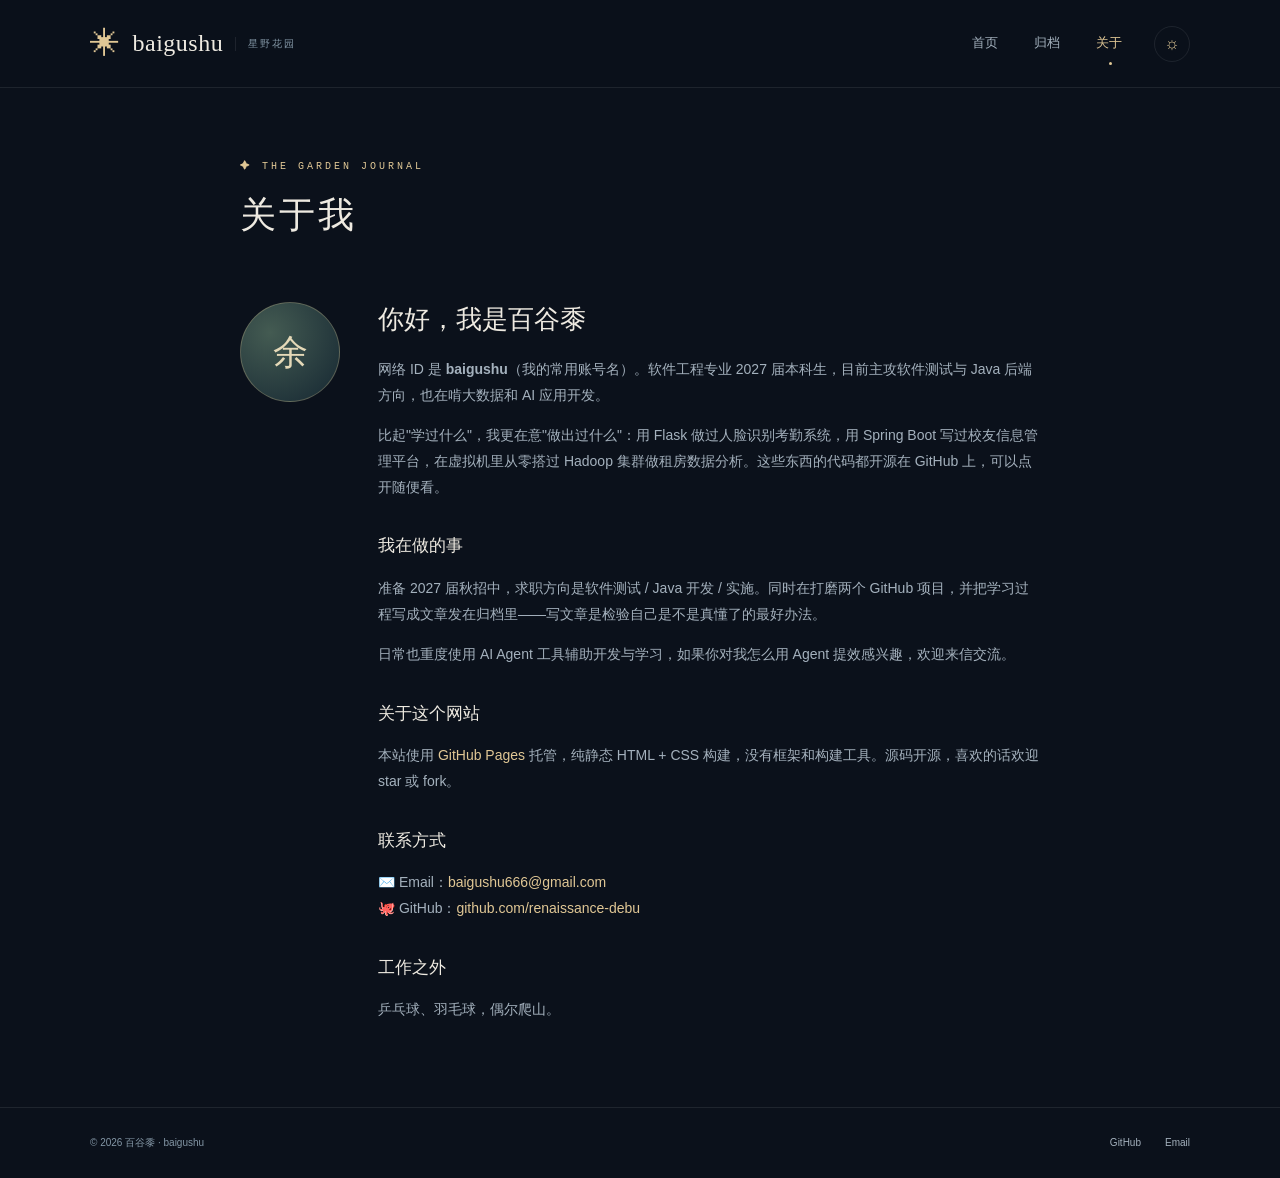
<file: about.html>
<!doctype html>
<html lang="zh-CN" data-theme="dark">
  <head>
    <meta charset="UTF-8" />
    <meta name="viewport" content="width=device-width, initial-scale=1.0" />
    <meta
      name="description"
      content="关于百谷黍（baigushu）—— 软件工程应届生"
    />
    <title>关于 - 百谷黍 · baigushu</title>
    <meta name="theme-color" content="#0b111b" />
    <link rel="icon" type="image/svg+xml" href="favicon.svg?v=20261026-garden3" />
    <script src="theme-init.js?v=20261026-garden3"></script>
    <script src="app.js?v=20261026-garden3" defer></script>
    <link rel="stylesheet" href="style.css?v=20261026-garden3" />
  </head>
  <body>
    <a class="skip-link" href="#main">跳到正文</a>
    <header>
      <div class="container">
        <a href="index.html" class="logo">baigushu<small>星野花园</small></a>
        <nav aria-label="主导航">
          <a href="index.html">首页</a>
          <a href="archive.html">归档</a>
          <a href="about.html" class="active" aria-current="page">关于</a>
        </nav>
        <button
          class="theme-toggle"
          id="themeToggle"
          aria-label="切换到晨光主题"
        >
          ☼
        </button>
      </div>
    </header>

    <main class="container" id="main">
      <section class="page-header">
        <h1>关于我</h1>
      </section>

      <section class="about-content">
        <div class="about-avatar">
          <div class="avatar-placeholder">余</div>
        </div>
        <div class="about-text">
          <h2>你好，我是百谷黍</h2>
          <p>
            网络 ID 是 <strong>baigushu</strong>（我的常用账号名）。软件工程专业
            2027 届本科生，目前主攻软件测试与 Java 后端方向，也在啃大数据和 AI
            应用开发。
          </p>
          <p>
            比起"学过什么"，我更在意"做出过什么"：用 Flask
            做过人脸识别考勤系统，用 Spring Boot
            写过校友信息管理平台，在虚拟机里从零搭过 Hadoop
            集群做租房数据分析。这些东西的代码都开源在 GitHub
            上，可以点开随便看。
          </p>

          <h3>我在做的事</h3>
          <p>
            准备 2027 届秋招中，求职方向是软件测试 / Java 开发 /
            实施。同时在打磨两个 GitHub
            项目，并把学习过程写成文章发在归档里——写文章是检验自己是不是真懂了的最好办法。
          </p>
          <p>
            日常也重度使用 AI Agent 工具辅助开发与学习，如果你对我怎么用 Agent
            提效感兴趣，欢迎来信交流。
          </p>

          <h3>关于这个网站</h3>
          <p>
            本站使用
            <a href="https://pages.github.com/" target="_blank" rel="noopener"
              >GitHub Pages</a
            >
            托管，纯静态 HTML + CSS
            构建，没有框架和构建工具。源码开源，喜欢的话欢迎 star 或 fork。
          </p>

          <h3>联系方式</h3>
          <ul class="contact-list">
            <li>
              ✉️ Email：<a href="mailto:baigushu666@gmail.com"
                >baigushu666@gmail.com</a
              >
            </li>
            <li>
              🐙 GitHub：<a
                href="https://github.com/renaissance-debu"
                target="_blank"
                rel="noopener"
                >github.com/renaissance-debu</a
              >
            </li>
          </ul>

          <h3>工作之外</h3>
          <p>乒乓球、羽毛球，偶尔爬山。</p>
        </div>
      </section>
    </main>

    <footer>
      <div class="container">
        <p>&copy; 2026 百谷黍 · baigushu</p>
        <div class="social-links">
          <a
            href="https://github.com/renaissance-debu"
            target="_blank"
            rel="noopener"
            title="GitHub"
            >GitHub</a
          >
          <a href="mailto:baigushu666@gmail.com" title="Email">Email</a>
        </div>
      </div>
    </footer>
  </body>
</html>
</file>
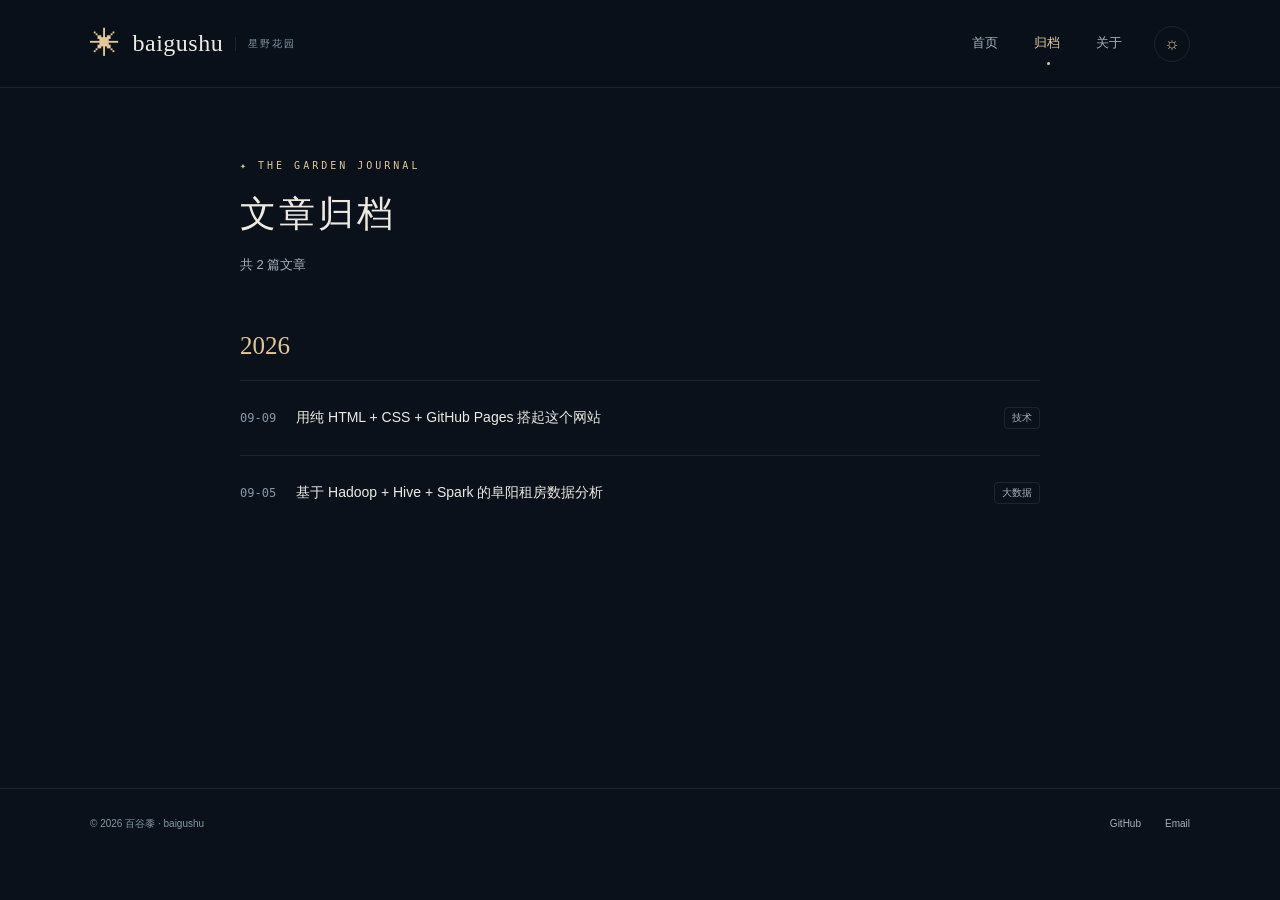
<file: archive.html>
<!doctype html>
<html lang="zh-CN" data-theme="dark">
  <head>
    <meta charset="UTF-8" />
    <meta name="viewport" content="width=device-width, initial-scale=1.0" />
    <title>归档 - 百谷黍 · baigushu</title>
    <meta name="theme-color" content="#0b111b" />
    <link rel="icon" type="image/svg+xml" href="favicon.svg?v=20261026-garden3" />
    <script src="theme-init.js?v=20261026-garden3"></script>
    <script src="app.js?v=20261026-garden3" defer></script>
    <link rel="stylesheet" href="style.css?v=20261026-garden3" />
  </head>
  <body>
    <a class="skip-link" href="#main">跳到正文</a>
    <header>
      <div class="container">
        <a href="index.html" class="logo">baigushu<small>星野花园</small></a>
        <nav aria-label="主导航">
          <a href="index.html">首页</a>
          <a href="archive.html" class="active" aria-current="page">归档</a>
          <a href="about.html">关于</a>
        </nav>
        <button
          class="theme-toggle"
          id="themeToggle"
          aria-label="切换到晨光主题"
        >
          ☼
        </button>
      </div>
    </header>

    <main class="container" id="main">
      <section class="page-header">
        <h1>文章归档</h1>
        <p>共 2 篇文章</p>
      </section>

      <section class="archive">
        <div class="archive-year">
          <h2>2026</h2>
          <ul class="archive-list">
            <li>
              <time datetime="2026-09-09">09-09</time>
              <a href="posts/build-personal-site.html"
                >用纯 HTML + CSS + GitHub Pages 搭起这个网站</a
              >
              <span class="post-tag">技术</span>
            </li>
            <li>
              <time datetime="2026-09-05">09-05</time>
              <a href="posts/hadoop-rental-analysis.html"
                >基于 Hadoop + Hive + Spark 的阜阳租房数据分析</a
              >
              <span class="post-tag">大数据</span>
            </li>
          </ul>
        </div>
      </section>
    </main>

    <footer>
      <div class="container">
        <p>&copy; 2026 百谷黍 · baigushu</p>
        <div class="social-links">
          <a
            href="https://github.com/renaissance-debu"
            target="_blank"
            rel="noopener"
            title="GitHub"
            >GitHub</a
          >
          <a href="mailto:baigushu666@gmail.com" title="Email">Email</a>
        </div>
      </div>
    </footer>
  </body>
</html>
</file>
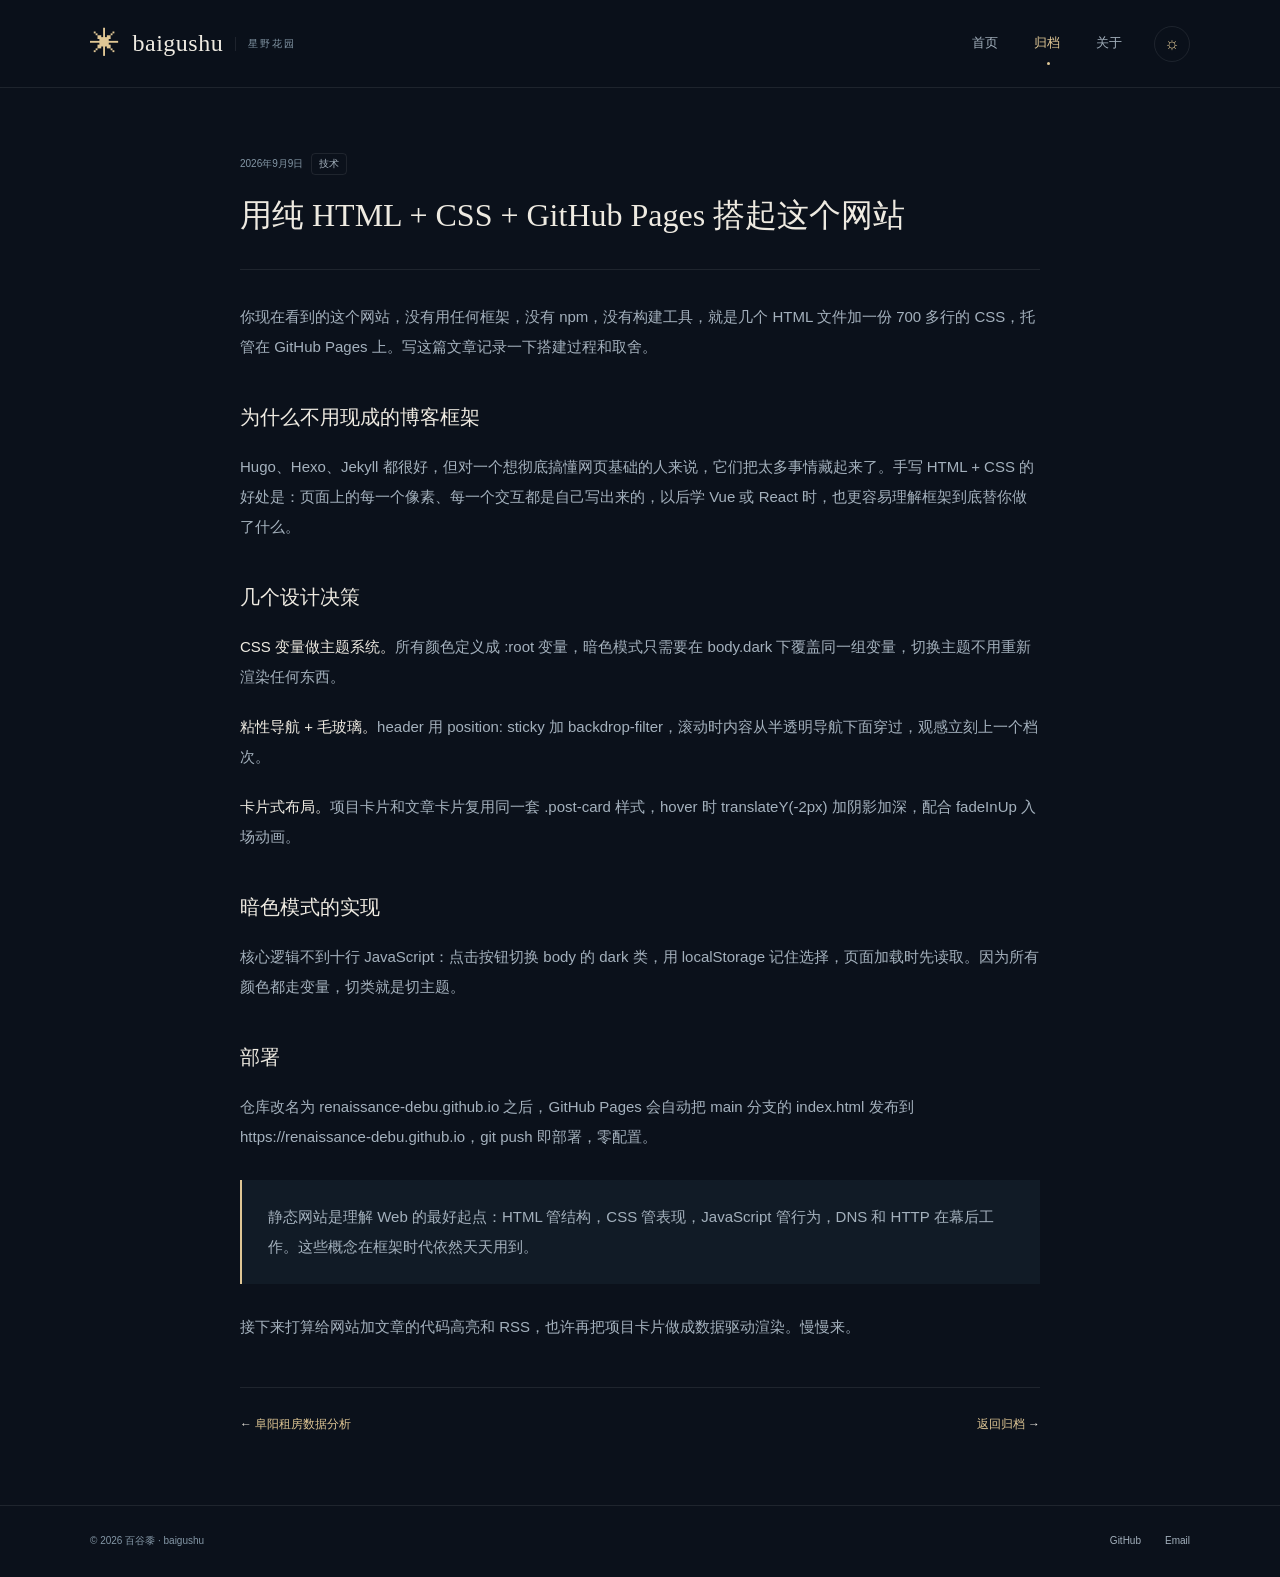
<file: posts/build-personal-site.html>
<!doctype html>
<html lang="zh-CN" data-theme="dark">
  <head>
    <meta charset="UTF-8" />
    <meta name="viewport" content="width=device-width, initial-scale=1.0" />
    <title>
      用纯 HTML + CSS + GitHub Pages 搭起这个网站 - 百谷黍 · baigushu
    </title>
    <meta name="theme-color" content="#0b111b" />
    <link rel="icon" type="image/svg+xml" href="../favicon.svg?v=20261026-garden3" />
    <script src="../theme-init.js?v=20261026-garden3"></script>
    <script src="../app.js?v=20261026-garden3" defer></script>
    <link rel="stylesheet" href="../style.css?v=20261026-garden3" />
  </head>
  <body>
    <a class="skip-link" href="#main">跳到正文</a>
    <header>
      <div class="container">
        <a href="../index.html" class="logo">baigushu<small>星野花园</small></a>
        <nav aria-label="主导航">
          <a href="../index.html">首页</a>
          <a href="../archive.html" class="active" aria-current="page">归档</a>
          <a href="../about.html">关于</a>
        </nav>
        <button
          class="theme-toggle"
          id="themeToggle"
          aria-label="切换到晨光主题"
        >
          ☼
        </button>
      </div>
    </header>

    <main class="container" id="main">
      <article class="post-full">
        <header class="post-full-header">
          <div class="post-meta">
            <time datetime="2026-09-09">2026年9月9日</time>
            <span class="post-tag">技术</span>
          </div>
          <h1>用纯 HTML + CSS + GitHub Pages 搭起这个网站</h1>
        </header>

        <div class="post-full-content">
          <p>
            你现在看到的这个网站，没有用任何框架，没有
            npm，没有构建工具，就是几个 HTML 文件加一份 700 多行的 CSS，托管在
            GitHub Pages 上。写这篇文章记录一下搭建过程和取舍。
          </p>

          <h2>为什么不用现成的博客框架</h2>
          <p>
            Hugo、Hexo、Jekyll
            都很好，但对一个想彻底搞懂网页基础的人来说，它们把太多事情藏起来了。手写
            HTML + CSS
            的好处是：页面上的每一个像素、每一个交互都是自己写出来的，以后学 Vue
            或 React 时，也更容易理解框架到底替你做了什么。
          </p>

          <h2>几个设计决策</h2>
          <p>
            <strong>CSS 变量做主题系统。</strong>所有颜色定义成 :root
            变量，暗色模式只需要在 body.dark
            下覆盖同一组变量，切换主题不用重新渲染任何东西。
          </p>
          <p>
            <strong>粘性导航 + 毛玻璃。</strong>header 用 position: sticky 加
            backdrop-filter，滚动时内容从半透明导航下面穿过，观感立刻上一个档次。
          </p>
          <p>
            <strong>卡片式布局。</strong>项目卡片和文章卡片复用同一套 .post-card
            样式，hover 时 translateY(-2px) 加阴影加深，配合 fadeInUp 入场动画。
          </p>

          <h2>暗色模式的实现</h2>
          <p>
            核心逻辑不到十行 JavaScript：点击按钮切换 body 的 dark 类，用
            localStorage
            记住选择，页面加载时先读取。因为所有颜色都走变量，切类就是切主题。
          </p>

          <h2>部署</h2>
          <p>
            仓库改名为 renaissance-debu.github.io 之后，GitHub Pages 会自动把
            main 分支的 index.html 发布到
            https://renaissance-debu.github.io，git push 即部署，零配置。
          </p>

          <blockquote>
            静态网站是理解 Web 的最好起点：HTML 管结构，CSS 管表现，JavaScript
            管行为，DNS 和 HTTP 在幕后工作。这些概念在框架时代依然天天用到。
          </blockquote>

          <p>
            接下来打算给网站加文章的代码高亮和
            RSS，也许再把项目卡片做成数据驱动渲染。慢慢来。
          </p>
        </div>

        <div class="post-footer">
          <div class="post-nav">
            <span class="post-nav-prev"
              >←
              <a href="hadoop-rental-analysis.html">阜阳租房数据分析</a></span
            >
            <span class="post-nav-next"
              ><a href="../archive.html">返回归档</a> →</span
            >
          </div>
        </div>
      </article>
    </main>

    <footer>
      <div class="container">
        <p>&copy; 2026 百谷黍 · baigushu</p>
        <div class="social-links">
          <a
            href="https://github.com/renaissance-debu"
            target="_blank"
            rel="noopener"
            title="GitHub"
            >GitHub</a
          >
          <a href="mailto:baigushu666@gmail.com" title="Email">Email</a>
        </div>
      </div>
    </footer>
  </body>
</html>
</file>
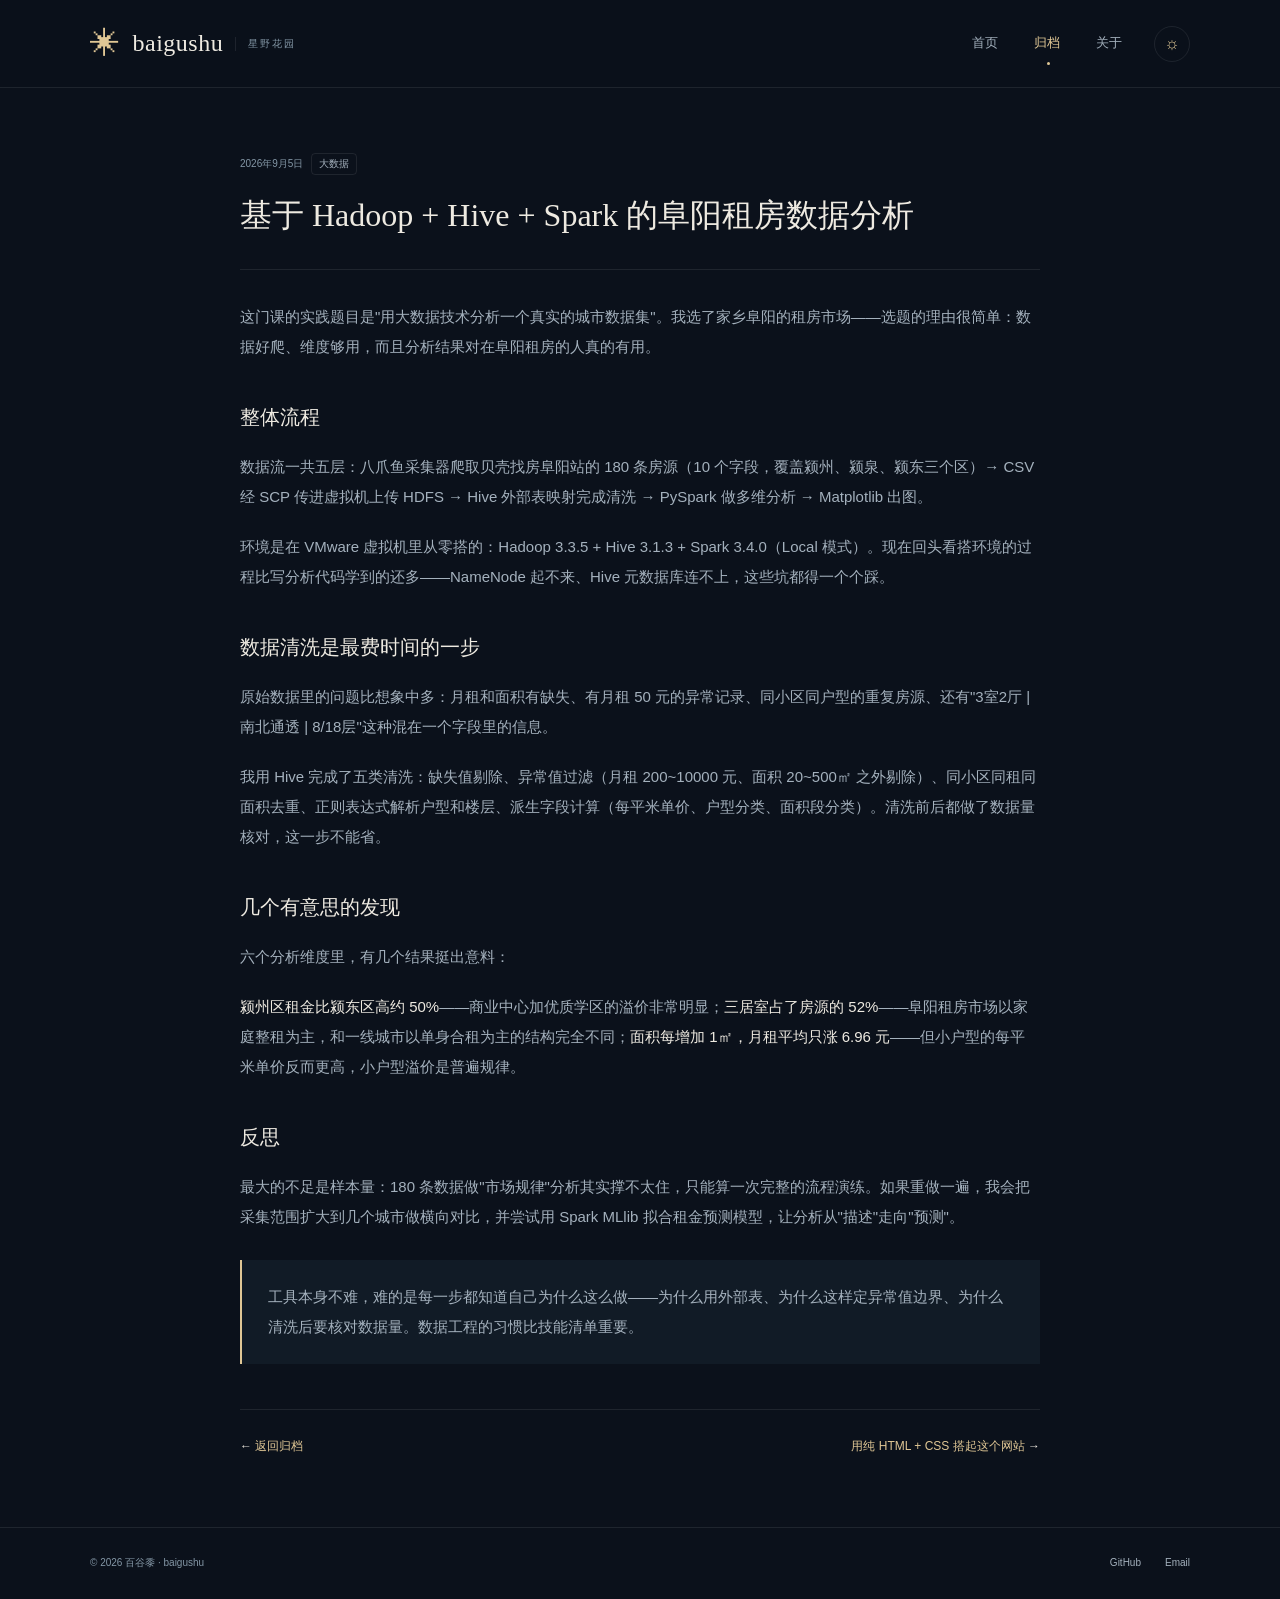
<file: posts/hadoop-rental-analysis.html>
<!doctype html>
<html lang="zh-CN" data-theme="dark">
  <head>
    <meta charset="UTF-8" />
    <meta name="viewport" content="width=device-width, initial-scale=1.0" />
    <title>
      基于 Hadoop + Hive + Spark 的阜阳租房数据分析 - 百谷黍 · baigushu
    </title>
    <meta name="theme-color" content="#0b111b" />
    <link rel="icon" type="image/svg+xml" href="../favicon.svg?v=20261026-garden3" />
    <script src="../theme-init.js?v=20261026-garden3"></script>
    <script src="../app.js?v=20261026-garden3" defer></script>
    <link rel="stylesheet" href="../style.css?v=20261026-garden3" />
  </head>
  <body>
    <a class="skip-link" href="#main">跳到正文</a>
    <header>
      <div class="container">
        <a href="../index.html" class="logo">baigushu<small>星野花园</small></a>
        <nav aria-label="主导航">
          <a href="../index.html">首页</a>
          <a href="../archive.html" class="active" aria-current="page">归档</a>
          <a href="../about.html">关于</a>
        </nav>
        <button
          class="theme-toggle"
          id="themeToggle"
          aria-label="切换到晨光主题"
        >
          ☼
        </button>
      </div>
    </header>

    <main class="container" id="main">
      <article class="post-full">
        <header class="post-full-header">
          <div class="post-meta">
            <time datetime="2026-09-05">2026年9月5日</time>
            <span class="post-tag">大数据</span>
          </div>
          <h1>基于 Hadoop + Hive + Spark 的阜阳租房数据分析</h1>
        </header>

        <div class="post-full-content">
          <p>
            这门课的实践题目是"用大数据技术分析一个真实的城市数据集"。我选了家乡阜阳的租房市场——选题的理由很简单：数据好爬、维度够用，而且分析结果对在阜阳租房的人真的有用。
          </p>

          <h2>整体流程</h2>
          <p>
            数据流一共五层：八爪鱼采集器爬取贝壳找房阜阳站的 180 条房源（10
            个字段，覆盖颍州、颍泉、颍东三个区）→ CSV 经 SCP 传进虚拟机上传 HDFS
            → Hive 外部表映射完成清洗 → PySpark 做多维分析 → Matplotlib 出图。
          </p>
          <p>
            环境是在 VMware 虚拟机里从零搭的：Hadoop 3.3.5 + Hive 3.1.3 + Spark
            3.4.0（Local
            模式）。现在回头看搭环境的过程比写分析代码学到的还多——NameNode
            起不来、Hive 元数据库连不上，这些坑都得一个个踩。
          </p>

          <h2>数据清洗是最费时间的一步</h2>
          <p>
            原始数据里的问题比想象中多：月租和面积有缺失、有月租 50
            元的异常记录、同小区同户型的重复房源、还有"3室2厅 | 南北通透 |
            8/18层"这种混在一个字段里的信息。
          </p>
          <p>
            我用 Hive 完成了五类清洗：缺失值剔除、异常值过滤（月租 200~10000
            元、面积 20~500㎡
            之外剔除）、同小区同租同面积去重、正则表达式解析户型和楼层、派生字段计算（每平米单价、户型分类、面积段分类）。清洗前后都做了数据量核对，这一步不能省。
          </p>

          <h2>几个有意思的发现</h2>
          <p>六个分析维度里，有几个结果挺出意料：</p>
          <p>
            <strong>颍州区租金比颍东区高约 50%</strong
            >——商业中心加优质学区的溢价非常明显；<strong
              >三居室占了房源的 52%</strong
            >——阜阳租房市场以家庭整租为主，和一线城市以单身合租为主的结构完全不同；<strong
              >面积每增加 1㎡，月租平均只涨 6.96 元</strong
            >——但小户型的每平米单价反而更高，小户型溢价是普遍规律。
          </p>

          <h2>反思</h2>
          <p>
            最大的不足是样本量：180
            条数据做"市场规律"分析其实撑不太住，只能算一次完整的流程演练。如果重做一遍，我会把采集范围扩大到几个城市做横向对比，并尝试用
            Spark MLlib 拟合租金预测模型，让分析从"描述"走向"预测"。
          </p>

          <blockquote>
            工具本身不难，难的是每一步都知道自己为什么这么做——为什么用外部表、为什么这样定异常值边界、为什么清洗后要核对数据量。数据工程的习惯比技能清单重要。
          </blockquote>
        </div>

        <div class="post-footer">
          <div class="post-nav">
            <span class="post-nav-prev"
              >← <a href="../archive.html">返回归档</a></span
            >
            <span class="post-nav-next"
              ><a href="build-personal-site.html"
                >用纯 HTML + CSS 搭起这个网站</a
              >
              →</span
            >
          </div>
        </div>
      </article>
    </main>

    <footer>
      <div class="container">
        <p>&copy; 2026 百谷黍 · baigushu</p>
        <div class="social-links">
          <a
            href="https://github.com/renaissance-debu"
            target="_blank"
            rel="noopener"
            title="GitHub"
            >GitHub</a
          >
          <a href="mailto:baigushu666@gmail.com" title="Email">Email</a>
        </div>
      </div>
    </footer>
  </body>
</html>
</file>
<file: style.css>
/* 星野花园 · shared styles */
:root {
  color-scheme: dark;
  --bg: #0b111b;
  --bg-card: #111b26;
  --text: #eeeae1;
  --text-secondary: #a4b1bd;
  --text-light: #8497a6;
  --accent: #e0c795;
  --accent-dark: #f2dab1;
  --border: #ffffff15;
  --header-bg: #0b111be6;
  --font: "Microsoft YaHei", "PingFang SC", sans-serif;
  --serif: "Songti SC", "SimSun", serif;
  --font-mono: Consolas, monospace;
  --max-width: 1180px;
  --transition: 0.25s ease;
}
html[data-theme="light"] {
  color-scheme: light;
  --bg: #f6f4ee;
  --bg-card: #fffdf8;
  --text: #243c40;
  --text-secondary: #53696a;
  --text-light: #637779;
  --accent: #72613b;
  --accent-dark: #55451f;
  --border: #294c4420;
  --header-bg: #f6f4eeef;
}
*,
*::before,
*::after {
  box-sizing: border-box;
}
* {
  margin: 0;
  padding: 0;
}
html {
  scroll-behavior: smooth;
  scroll-padding-top: 100px;
  -webkit-font-smoothing: antialiased;
}
body {
  font: 15px/1.85 var(--font);
  background: var(--bg);
  color: var(--text);
  min-height: 100vh;
}
a {
  color: var(--accent);
  text-decoration: none;
  transition: color var(--transition);
}
a:hover {
  color: var(--accent-dark);
}
button {
  font: inherit;
  cursor: pointer;
}
a:focus-visible,
button:focus-visible {
  outline: 2px solid var(--accent);
  outline-offset: 6px;
}
img,
svg {
  max-width: 100%;
}
::selection {
  background: #9e865a66;
  color: var(--text);
}
.container {
  width: 100%;
  max-width: var(--max-width);
  margin: auto;
  padding: 0 40px;
}
.skip-link {
  position: fixed;
  top: 8px;
  left: 12px;
  transform: translateY(-150%);
  z-index: 200;
  background: var(--bg-card);
  padding: 8px 16px;
}
.skip-link:focus {
  transform: none;
}
body > header {
  height: 88px;
  position: sticky;
  top: 0;
  z-index: 50;
  background: var(--header-bg);
  border-bottom: 1px solid var(--border);
  backdrop-filter: blur(18px);
}
body > header .container {
  height: 100%;
  display: flex;
  align-items: center;
  justify-content: space-between;
  gap: 32px;
}
.logo {
  color: var(--text);
  font-family: Georgia, serif;
  font-size: 24px;
  letter-spacing: 0.5px;
  display: flex;
  align-items: center;
  gap: 12px;
}
.logo::before {
  content: "✳";
  font-size: 30px;
  color: var(--accent);
}
.logo small {
  font: 10px var(--font);
  letter-spacing: 2px;
  color: var(--text-light);
  border-left: 1px solid var(--border);
  padding-left: 12px;
}
nav {
  display: flex;
  gap: 36px;
  margin-left: auto;
}
nav a {
  font-size: 13px;
  color: var(--text-secondary);
  padding: 12px 0;
  position: relative;
}
nav a:hover,
nav a.active {
  color: var(--accent);
}
nav a.active::after {
  content: "";
  position: absolute;
  left: 50%;
  bottom: 3px;
  width: 3px;
  height: 3px;
  border-radius: 50%;
  background: var(--accent);
}
.header-controls {
  display: flex;
  gap: 8px;
}
.theme-toggle,
.motion-toggle {
  width: 36px;
  height: 36px;
  display: grid;
  place-items: center;
  border: 1px solid var(--border);
  border-radius: 50%;
  background: transparent;
  color: var(--accent);
  line-height: 1;
  font-size: 17px;
}
.theme-toggle:hover,
.motion-toggle:hover {
  background: var(--border);
}
.eyebrow {
  font: 10px/1.6 var(--font-mono);
  letter-spacing: 3px;
  color: var(--accent);
  text-transform: uppercase;
}
.eyebrow span {
  font-size: 14px;
  letter-spacing: 0;
  margin-right: 12px;
}
.home-main {
  overflow: hidden;
}
.hero {
  position: relative;
  isolation: isolate;
  min-height: 680px;
  display: flex;
  align-items: center;
  border-bottom: 1px solid var(--border);
}
.hero > .container:not(.hero-bottom) {
  position: relative;
  z-index: 3;
  pointer-events: none;
}
.hero-copy {
  max-width: 535px;
  padding: 66px 0 118px;
  pointer-events: auto;
}
.hero-kicker {
  display: flex;
  align-items: center;
  gap: 12px;
  font-size: 12px;
  color: var(--text-secondary);
  margin: 30px 0 16px;
}
.hero-kicker::before {
  content: "";
  width: 26px;
  height: 1px;
  background: var(--accent);
}
.hero h1 {
  font: 400 clamp(38px, 4.2vw, 61px) / 1.4 var(--serif);
  letter-spacing: 3px;
}
.hero h1 em {
  font-style: normal;
  color: var(--accent);
  position: relative;
}
.hero h1 em::after {
  content: "";
  position: absolute;
  height: 5px;
  bottom: -12px;
  left: 0;
  right: 0;
  border-top: 1px solid var(--accent);
  border-radius: 50%;
  transform: rotate(-3deg);
  opacity: 0.6;
}
.hero-description {
  font-size: 14px;
  color: var(--text-secondary);
  max-width: 400px;
  margin-top: 28px;
  line-height: 2.1;
}
.hero-actions {
  display: flex;
  align-items: center;
  gap: 28px;
  margin-top: 32px;
}
.btn {
  display: inline-flex;
  align-items: center;
  justify-content: center;
  gap: 30px;
  padding: 11px 23px;
  border: 1px solid var(--border);
  font-size: 12px;
  letter-spacing: 1px;
  border-radius: 5px;
  transition:
    transform var(--transition),
    background var(--transition);
}
.btn-primary {
  color: #202521;
  background: #e2c995;
  border-color: #e2c995;
}
.btn-primary:hover {
  color: #161e22;
  background: #f2dcb2;
  transform: translateY(-2px);
}
.btn-ghost {
  color: var(--text);
  border-color: transparent;
  padding-left: 0;
  padding-right: 0;
}
.btn-ghost span {
  color: var(--accent);
}
.hero-note {
  display: flex;
  align-items: center;
  gap: 8px;
  margin-top: 25px;
  font-size: 10px;
  letter-spacing: 1px;
  color: var(--text-light);
}
.status-dot {
  height: 5px;
  width: 5px;
  border-radius: 50%;
  background: #a7c8ad;
  box-shadow: 0 0 9px #b0ddb86b;
}
.hero-bottom {
  position: absolute;
  bottom: 24px;
  left: 0;
  right: 0;
  z-index: 3;
  display: flex;
  align-items: center;
  justify-content: space-between;
  color: var(--text-light);
  font: 9px var(--font-mono);
  letter-spacing: 2px;
}
.scroll-cue {
  font: 11px var(--font);
  letter-spacing: 1px;
  color: var(--text-secondary);
  display: flex;
  align-items: center;
  gap: 12px;
}
.scroll-cue span {
  height: 30px;
  width: 18px;
  border: 1px solid #a3b2ba66;
  border-radius: 12px;
  display: grid;
  place-items: center;
  color: var(--accent);
}
.scene-caption {
  font-size: 9px;
  letter-spacing: 2px;
  color: #bac5c6;
  position: absolute;
  right: 12%;
  bottom: 126px;
  z-index: 2;
  writing-mode: vertical-rl;
}
.scene {
  position: absolute;
  inset: 0;
  z-index: -1;
  overflow: hidden;
  background:
    radial-gradient(ellipse at 78% 30%, #273a4c55, transparent 45%),
    linear-gradient(110deg, #0b111b 8%, #101c2d 64%, #182735);
}
.scene::after {
  content: "";
  position: absolute;
  inset: 0;
  background:
    linear-gradient(
      90deg,
      #0b111b 6%,
      #0b111bf5 20%,
      #0b111b50 52%,
      transparent 73%
    ),
    linear-gradient(0deg, #0b111b, transparent 22%);
  pointer-events: none;
}
.garden {
  position: absolute;
  right: 0;
  bottom: -10px;
  width: 78%;
  height: 100%;
  object-fit: cover;
  object-position: 70% bottom;
  opacity: 0.93;
}
.scene canvas {
  position: absolute;
  inset: 0;
  width: 100%;
  height: 100%;
  opacity: 0.8;
}
.orbit {
  position: absolute;
  right: 10%;
  top: 9%;
  width: 380px;
  height: 380px;
  border: 1px solid #d4c69b20;
  border-radius: 50%;
  transform: rotate(-25deg) scaleY(0.53);
}
.orbit::after {
  content: "";
  position: absolute;
  top: 16%;
  left: 10%;
  width: 5px;
  height: 5px;
  background: #f5e0ae;
  border-radius: 50%;
  box-shadow: 0 0 12px #f5e0ae;
}
.orbit-two {
  width: 490px;
  height: 490px;
  right: 6%;
  top: 1%;
  transform: rotate(40deg) scaleY(0.65);
  opacity: 0.5;
}
.moon {
  position: absolute;
  right: 23%;
  top: 19%;
  width: 114px;
  height: 114px;
  border-radius: 50%;
  background: radial-gradient(
    circle at 35% 32%,
    #fcf1c9,
    #ded4b2 45%,
    #929b96 85%
  );
  box-shadow:
    0 0 35px #e5d9b72b,
    0 0 120px #e6d9ae18;
  opacity: 0.95;
}
.moon::after {
  content: "";
  position: absolute;
  inset: 0;
  border-radius: 50%;
  background:
    radial-gradient(circle at 35% 24%, #828e8122 0 7%, transparent 8%),
    radial-gradient(circle at 66% 61%, #74878022 0 14%, transparent 15%),
    radial-gradient(circle at 32% 66%, #6c7d7422 0 9%, transparent 11%);
}
.scene-star {
  position: absolute;
  color: #e9d5a3;
  font-size: 23px;
  right: 39%;
  top: 18%;
}
.scene-star.second {
  right: 13%;
  top: 42%;
  font-size: 16px;
}
.scene-title {
  position: absolute;
  right: 13%;
  top: 12%;
  font:
    italic 12px Georgia,
    serif;
  letter-spacing: 2px;
  color: #b4bdbe;
  transform: rotate(-6deg);
}
.home-section {
  padding: 76px 0;
  border-bottom: 1px solid var(--border);
}
.section-top {
  display: flex;
  justify-content: space-between;
  align-items: flex-end;
  gap: 24px;
  margin-bottom: 30px;
}
.section-title {
  font: 400 29px/1.5 var(--serif);
  letter-spacing: 2px;
  margin-top: 10px;
}
.section-title em {
  font:
    italic 15px Georgia,
    serif;
  color: var(--text-light);
  margin-left: 15px;
  letter-spacing: 0.5px;
}
.section-link {
  font-size: 11px;
  color: var(--text-secondary);
  white-space: nowrap;
}
.section-link span {
  color: var(--accent);
  margin-left: 12px;
}
.posts {
  display: grid;
  gap: 20px;
}
.project-grid {
  grid-template-columns: repeat(3, minmax(0, 1fr));
}
.post-card {
  border: 1px solid var(--border);
  border-radius: 14px;
  padding: 26px;
  background: var(--bg-card);
  transition:
    transform var(--transition),
    border-color var(--transition);
  min-width: 0;
}
.post-card:hover {
  transform: translateY(-4px);
  border-color: #c4ac7e65;
}
.project-art {
  height: 140px;
  position: relative;
  margin: -26px -26px 24px;
  overflow: hidden;
  border-bottom: 1px solid var(--border);
  border-radius: 14px 14px 0 0;
  background:
    radial-gradient(ellipse at 50% 100%, #31514b55, transparent 70%), #14242a;
}
.project-art::after {
  content: "";
  position: absolute;
  inset: 0;
  background-image:
    linear-gradient(#8db0a007 1px, transparent 1px),
    linear-gradient(90deg, #8db0a007 1px, transparent 1px);
  background-size: 24px 24px;
}
.art-label {
  position: absolute;
  left: 18px;
  top: 14px;
  font: 9px var(--font-mono);
  letter-spacing: 1.5px;
  color: #a9c4bc;
}
.art-corner {
  position: absolute;
  right: 18px;
  bottom: 12px;
  color: #a9c4bc;
  font-size: 10px;
}
.project-art svg {
  position: absolute;
  width: 160px;
  height: 100px;
  left: 50%;
  top: 53%;
  transform: translate(-50%, -50%);
  color: #c0d8c2;
}
.project-art.alumni {
  background:
    radial-gradient(ellipse at 50% 100%, #41486a66, transparent 75%), #1c2336;
}
.alumni .art-label,
.alumni .art-corner,
.alumni svg {
  color: #bec9e4;
}
.project-art.data {
  background:
    radial-gradient(ellipse at 50% 100%, #62543b66, transparent 75%), #292824;
}
.data .art-label,
.data .art-corner,
.data svg {
  color: #dcca9f;
}
.post-meta {
  display: flex;
  flex-wrap: wrap;
  align-items: center;
  gap: 8px;
  font-size: 10px;
  color: var(--text-light);
  margin-bottom: 12px;
}
.post-tag {
  display: inline-block;
  font-size: 10px;
  line-height: 1.8;
  color: var(--text-secondary);
  border: 1px solid var(--border);
  border-radius: 4px;
  padding: 1px 7px;
}
.post-card h2 {
  font-size: 16px;
  font-weight: 500;
  margin-bottom: 12px;
  line-height: 1.6;
}
.post-card h2 a {
  color: var(--text);
}
.post-card p {
  font-size: 12px;
  line-height: 1.95;
  color: var(--text-secondary);
}
.read-more {
  font-size: 11px;
  display: inline-block;
  margin-top: 22px;
  color: var(--accent);
}
.project-card {
  display: flex;
  flex-direction: column;
}
.project-card .read-more {
  margin-top: auto;
  padding-top: 24px;
}
.section-intro {
  color: var(--text-secondary);
  font-size: 12px;
  margin-top: 15px;
  max-width: 260px;
}
.skills-layout {
  display: grid;
  grid-template-columns: 1fr 2fr;
  gap: 70px;
}
.skill-group {
  display: flex;
  align-items: center;
  gap: 9px;
  flex-wrap: wrap;
  padding: 16px 0;
  border-bottom: 1px solid var(--border);
}
.skill-group:first-child {
  padding-top: 0;
}
.skill-group:last-child {
  border: 0;
  padding-bottom: 0;
}
.skill-label {
  font-size: 11px;
  color: var(--text-light);
  width: 62px;
  flex-shrink: 0;
}
.chip {
  font: 11px/1.6 var(--font-mono);
  background: var(--bg-card);
  border: 1px solid var(--border);
  padding: 5px 10px;
  border-radius: 5px;
  color: var(--text-secondary);
}
.journal-list {
  border-top: 1px solid var(--border);
}
.journal-row {
  display: grid;
  grid-template-columns: 105px 1fr 28px;
  gap: 26px;
  align-items: center;
  padding: 26px 0;
  border-bottom: 1px solid var(--border);
}
.journal-row:last-child {
  border-bottom: 0;
  padding-bottom: 0;
}
.journal-row time {
  font: 11px var(--font-mono);
  color: var(--text-light);
}
.journal-row h3 {
  font-size: 14px;
  font-weight: 500;
  margin-bottom: 6px;
}
.journal-row h3 a {
  color: var(--text);
}
.journal-row p {
  font-size: 12px;
  color: var(--text-secondary);
}
.journal-row > a {
  color: var(--accent);
  font-size: 20px;
}
.closing {
  padding: 65px 0;
  text-align: center;
}
.closing .flower-mark {
  color: var(--accent);
  font-size: 26px;
}
.closing h2 {
  font: 400 23px var(--serif);
  letter-spacing: 3px;
  margin: 15px 0;
}
.closing p {
  color: var(--text-light);
  font-size: 12px;
}
.closing a {
  display: inline-block;
  font-size: 12px;
  margin-top: 22px;
  border-bottom: 1px solid var(--accent);
  padding-bottom: 3px;
}
.closing small {
  display: block;
  margin-top: 25px;
  color: var(--text-light);
  font: 9px var(--font-mono);
  letter-spacing: 3px;
}
footer {
  padding: 26px 0;
  border-top: 1px solid var(--border);
  color: var(--text-light);
  font-size: 10px;
}
footer .container {
  display: flex;
  justify-content: space-between;
  align-items: center;
  gap: 20px;
}
.social-links {
  display: flex;
  gap: 24px;
}
.social-links a {
  color: var(--text-secondary);
}
/* Inner pages retain the original reading flow. */
body:not(.home) > main {
  max-width: 880px;
  min-height: calc(100vh - 200px);
}
.page-header {
  padding: 72px 0 40px;
}
.page-header h1 {
  font: 400 36px/1.5 var(--serif);
  letter-spacing: 3px;
}
.page-header p {
  color: var(--text-secondary);
  font-size: 13px;
  margin-top: 12px;
}
.page-header::before {
  content: "✦  THE GARDEN JOURNAL";
  font: 10px var(--font-mono);
  letter-spacing: 3px;
  color: var(--accent);
  display: block;
  margin-bottom: 16px;
}
.archive {
  padding: 15px 0 85px;
}
.archive-year h2 {
  font:
    25px Georgia,
    serif;
  color: var(--accent);
  padding-bottom: 20px;
}
.archive-list {
  list-style: none;
}
.archive-list li {
  display: flex;
  align-items: center;
  gap: 20px;
  padding: 24px 0;
  border-top: 1px solid var(--border);
}
.archive-list time {
  font: 12px var(--font-mono);
  color: var(--text-light);
}
.archive-list a {
  flex: 1;
  color: var(--text);
  font-size: 14px;
}
.about-content {
  display: flex;
  gap: 38px;
  align-items: flex-start;
  padding: 20px 0 70px;
}
.avatar-placeholder {
  height: 100px;
  width: 100px;
  border: 1px solid #c7b58655;
  border-radius: 50%;
  display: grid;
  place-items: center;
  background: radial-gradient(circle at 30% 30%, #445b52, #152732);
  font: 35px var(--serif);
  color: #e5d9b8;
}
.about-text {
  min-width: 0;
}
.about-text h2 {
  font: 26px var(--serif);
  margin-bottom: 20px;
}
.about-text h3 {
  font-size: 17px;
  font-weight: 500;
  margin: 30px 0 14px;
}
.about-text p,
.contact-list {
  font-size: 14px;
  color: var(--text-secondary);
  margin-bottom: 14px;
}
.contact-list {
  list-style: none;
  overflow-wrap: anywhere;
}
.post-full {
  padding: 65px 0 70px;
}
.post-full-header {
  border-bottom: 1px solid var(--border);
  padding-bottom: 28px;
  margin-bottom: 32px;
  position: static;
  height: auto;
  background: none;
}
.post-full-header h1 {
  font: 400 32px/1.6 var(--serif);
  margin-top: 15px;
}
.post-full-content {
  font-size: 15px;
  line-height: 2;
  color: var(--text-secondary);
  overflow-wrap: anywhere;
}
.post-full-content p {
  margin-bottom: 20px;
}
.post-full-content h2 {
  font-size: 20px;
  color: var(--text);
  font-weight: 500;
  margin: 35px 0 15px;
}
.post-full-content strong {
  color: var(--text);
  font-weight: 500;
}
.post-full-content blockquote {
  padding: 22px 26px;
  border-left: 2px solid var(--accent);
  background: var(--bg-card);
  margin: 28px 0;
}
.post-full-content pre {
  white-space: pre-wrap;
  overflow-wrap: anywhere;
  padding: 20px;
  border: 1px solid var(--border);
  background: var(--bg-card);
  font: 12px/1.8 var(--font-mono);
  border-radius: 8px;
}
.post-full-content code {
  font-family: var(--font-mono);
  color: var(--accent);
  font-size: 0.9em;
}
.post-full-content ul,
.post-full-content ol {
  padding-left: 22px;
  margin-bottom: 20px;
}
.post-full-content table {
  border-collapse: collapse;
  width: 100%;
  font-size: 13px;
}
.post-full-content th,
.post-full-content td {
  border: 1px solid var(--border);
  padding: 8px;
  text-align: left;
}
.post-footer {
  margin-top: 45px;
  padding-top: 25px;
  border-top: 1px solid var(--border);
}
.post-nav {
  display: flex;
  justify-content: space-between;
  gap: 20px;
  font-size: 12px;
}
.post-nav-next {
  text-align: right;
}
html[data-theme="light"] .scene {
  opacity: 0.87;
}
html[data-theme="light"] .scene::after {
  background:
    linear-gradient(
      90deg,
      #f6f4ee 8%,
      #f6f4eef5 23%,
      #f6f4ee95 45%,
      transparent 77%
    ),
    linear-gradient(0deg, #f6f4ee, transparent 22%);
}
html[data-theme="light"] .hero-note .status-dot {
  background: #52715a;
}
html[data-theme="light"] .hero-bottom {
  color: var(--text-secondary);
}
html[data-theme="light"] .scene-caption {
  color: #e4e8df;
}
@media (min-width: 1600px) {
  .hero {
    min-height: 740px;
  }
  .garden {
    width: 74%;
  }
  .moon {
    right: 27%;
  }
  .orbit {
    right: 16%;
  }
  .orbit-two {
    right: 13%;
  }
}
@media (max-width: 1000px) {
  .hero-copy {
    max-width: 480px;
  }
  .hero h1 {
    font-size: 46px;
  }
  .moon {
    right: 18%;
    width: 95px;
    height: 95px;
  }
  .orbit {
    right: 2%;
  }
  .orbit-two {
    right: -6%;
  }
  .scene-caption {
    right: 5%;
  }
  .scene::after {
    background:
      linear-gradient(
        90deg,
        #0b111b 5%,
        #0b111be8 27%,
        #0b111b66 60%,
        transparent
      ),
      linear-gradient(0deg, #0b111b, transparent 26%);
  }
  .project-grid {
    gap: 14px;
  }
  .post-card {
    padding: 20px;
  }
  .project-art {
    margin: -20px -20px 20px;
  }
  .skills-layout {
    gap: 36px;
  }
  .logo small {
    display: none;
  }
}
@media (max-width: 760px) {
  .container {
    padding: 0 24px;
  }
  body > header {
    height: 72px;
  }
  body > header .container {
    gap: 16px;
  }
  .logo {
    font-size: 21px;
    gap: 7px;
  }
  .logo::before {
    font-size: 25px;
  }
  nav {
    gap: 22px;
  }
  .header-controls {
    gap: 6px;
  }
  .theme-toggle,
  .motion-toggle {
    width: 32px;
    height: 32px;
  }
  .hero {
    min-height: 770px;
    align-items: flex-start;
  }
  .hero .container {
    width: 100%;
  }
  .hero-copy {
    padding: 58px 0 300px;
    max-width: 100%;
  }
  .hero h1 {
    font-size: 42px;
    letter-spacing: 2px;
  }
  .hero-description {
    font-size: 13px;
    max-width: 340px;
  }
  .eyebrow {
    font-size: 9px;
    letter-spacing: 2px;
  }
  .hero-kicker {
    margin-top: 23px;
  }
  .hero-actions {
    margin-top: 25px;
    gap: 23px;
  }
  .hero-note {
    margin-top: 18px;
  }
  .garden {
    width: 125%;
    height: 67%;
    max-width: none;
    right: -16%;
    opacity: 0.85;
  }
  .scene::after {
    background: linear-gradient(
      180deg,
      #0b111b 4%,
      #0b111be8 30%,
      #0b111b33 62%,
      #0b111b 100%
    );
  }
  .moon {
    top: auto;
    bottom: 185px;
    right: 24%;
    width: 76px;
    height: 76px;
  }
  .orbit {
    top: auto;
    bottom: 70px;
    right: 4%;
    width: 280px;
    height: 280px;
  }
  .orbit-two {
    bottom: 35px;
    right: -4%;
    width: 340px;
    height: 340px;
  }
  .scene-star {
    top: auto;
    bottom: 290px;
    right: 50%;
    font-size: 18px;
  }
  .scene-star.second {
    top: auto;
    bottom: 190px;
    right: 10%;
  }
  .scene-title {
    top: auto;
    bottom: 325px;
    right: 6%;
    font-size: 10px;
  }
  .scene-caption {
    display: none;
  }
  .hero-bottom {
    bottom: 20px;
    font-size: 8px;
    letter-spacing: 1px;
  }
  .hero-bottom > span {
    max-width: 145px;
    text-align: right;
    line-height: 1.7;
  }
  .home-section {
    padding: 50px 0;
  }
  .section-title {
    font-size: 26px;
  }
  .section-title em {
    font-size: 13px;
    margin-left: 10px;
  }
  .section-top {
    gap: 14px;
    margin-bottom: 24px;
  }
  .project-grid {
    grid-template-columns: 1fr;
    gap: 22px;
  }
  .project-art {
    height: 150px;
  }
  .project-art svg {
    width: 180px;
    height: 120px;
  }
  .post-card {
    padding: 24px;
  }
  .project-art {
    margin: -24px -24px 22px;
  }
  .post-card h2 {
    font-size: 18px;
  }
  .post-card p {
    font-size: 13px;
  }
  .project-card .read-more {
    padding-top: 18px;
  }
  .skills-layout {
    grid-template-columns: 1fr;
    gap: 30px;
  }
  .section-intro {
    max-width: 100%;
  }
  .chip {
    font-size: 10px;
    padding: 5px 8px;
  }
  .skill-label {
    width: 48px;
    font-size: 10px;
  }
  .skill-group {
    gap: 7px;
  }
  .journal-row {
    grid-template-columns: 1fr 20px;
    gap: 12px;
    padding: 22px 0;
  }
  .journal-row time {
    grid-column: 1/-1;
    font-size: 10px;
  }
  .journal-row h3 {
    font-size: 14px;
  }
  .journal-row p {
    font-size: 11px;
  }
  .closing {
    padding: 48px 0;
  }
  .closing h2 {
    font-size: 21px;
  }
  footer .container {
    flex-direction: column;
    gap: 10px;
  }
  .page-header {
    padding-top: 45px;
  }
  .page-header h1 {
    font-size: 30px;
  }
  .about-content {
    flex-direction: column;
    gap: 24px;
  }
  .about-text p {
    font-size: 13px;
  }
  .archive-list li {
    gap: 12px;
    flex-wrap: wrap;
  }
  .archive-list a {
    font-size: 13px;
  }
  .archive-list .post-tag {
    display: none;
  }
  .post-full {
    padding-top: 40px;
  }
  .post-full-header h1 {
    font-size: 26px;
  }
  .post-full-content {
    font-size: 14px;
  }
  .post-nav {
    flex-direction: column;
  }
  .post-nav-next {
    text-align: left;
  }
  html[data-theme="light"] .scene::after {
    background: linear-gradient(
      180deg,
      #f6f4ee 5%,
      #f6f4eef5 35%,
      #f6f4ee44 65%,
      #f6f4ee 100%
    );
  }
}
@media (max-width: 380px) {
  .container {
    padding: 0 18px;
  }
  body > header .container {
    gap: 10px;
  }
  .logo {
    font-size: 19px;
  }
  .logo::before {
    font-size: 22px;
  }
  nav {
    gap: 17px;
  }
  nav a {
    font-size: 12px;
  }
  .header-controls {
    gap: 4px;
  }
  .theme-toggle,
  .motion-toggle {
    width: 29px;
    height: 29px;
  }
  .hero h1 {
    font-size: 36px;
  }
  .hero-description {
    font-size: 12px;
  }
  .hero-actions {
    gap: 18px;
  }
  .btn {
    padding: 10px 17px;
    gap: 18px;
  }
  .btn-ghost {
    padding: 10px 0;
  }
  .section-title em {
    display: none;
  }
}
@media (prefers-reduced-motion: reduce) {
  html {
    scroll-behavior: auto;
  }
  *,
  *::before,
  *::after {
    animation: none !important;
    transition: none !important;
  }
}
html[data-motion="paused"] {
  scroll-behavior: auto;
}
html[data-motion="paused"] *,
html[data-motion="paused"] *::before,
html[data-motion="paused"] *::after {
  animation-play-state: paused !important;
  transition: none !important;
}
/* Motion stays behind the content; the inline flower groups share the pause control. */
.scene canvas {
  z-index: 1;
  pointer-events: none;
}
.scene::after {
  z-index: 2;
}
.scene::before {
  content: "";
  position: absolute;
  inset: -5%;
  pointer-events: none;
  background: radial-gradient(ellipse at 75% 35%, #84aaa022, transparent 40%);
  animation: nebula-breathe 14s ease-in-out infinite alternate;
}
.flower-sway {
  transform-box: view-box;
  animation: flower-sway var(--duration) ease-in-out var(--delay) infinite
    alternate;
}
.moon {
  animation: moon-float 10s ease-in-out infinite alternate;
}
.scene-star {
  animation: star-breathe 4s ease-in-out infinite alternate;
}
.scene-star.second {
  animation-delay: -2s;
}
html[data-scene-active="false"] .scene *,
html[data-scene-active="false"] .scene::before {
  animation-play-state: paused !important;
}
.sky-wish {
  background: none;
  border: 0;
  border-bottom: 1px solid #bda77755;
  color: var(--accent);
  font-size: 10px;
  letter-spacing: 0.5px;
  padding: 2px 0;
  min-height: 24px;
  margin-left: 7px;
}
.sky-wish:hover {
  color: var(--accent-dark);
  border-bottom-color: currentColor;
}
.sky-wish:disabled {
  cursor: default;
  opacity: 0.55;
}
.hero-note {
  flex-wrap: wrap;
}
.sr-only {
  position: absolute;
  width: 1px;
  height: 1px;
  padding: 0;
  margin: -1px;
  overflow: hidden;
  clip-path: inset(50%);
  white-space: nowrap;
  border: 0;
}
@keyframes flower-sway {
  from {
    transform: rotate(calc(var(--sway) * -0.65));
  }
  to {
    transform: rotate(var(--sway));
  }
}
@keyframes moon-float {
  from {
    transform: translateY(0);
  }
  to {
    transform: translateY(-7px);
  }
}
@keyframes star-breathe {
  from {
    opacity: 0.35;
    scale: 0.85;
  }
  to {
    opacity: 1;
    scale: 1.1;
  }
}
@keyframes nebula-breathe {
  from {
    opacity: 0.35;
    transform: translate(-1%, 0);
  }
  to {
    opacity: 1;
    transform: translate(1%, 2%);
  }
}
@media (max-width: 760px) {
  .flower-sway:not(.flower-front) {
    animation: none;
  }
  .sky-wish {
    margin-left: 0;
  }
}
/* Keep compact navigation and the Chinese title on intentional lines. */
nav a {
  white-space: nowrap;
}
.header-controls {
  flex-shrink: 0;
}
.hero h1 em {
  white-space: nowrap;
}
@media (max-width: 760px) {
  body > header .container {
    gap: 12px;
  }
  .logo {
    font-size: 19px;
    gap: 6px;
    flex-shrink: 0;
  }
  .logo::before {
    font-size: 22px;
  }
  nav {
    gap: 18px;
  }
  nav a {
    font-size: 12px;
  }
  .hero h1 {
    font-size: clamp(30px, 8.6vw, 38px);
  }
  .scene-title {
    bottom: 300px;
  }
  .hero-copy {
    padding-bottom: 300px;
  }
}
@media (max-width: 380px) {
  body > header .container {
    gap: 8px;
  }
  .logo {
    font-size: 17px;
    gap: 5px;
  }
  .logo::before {
    font-size: 18px;
  }
  nav {
    gap: 10px;
  }
  nav a {
    font-size: 11px;
  }
  .theme-toggle,
  .motion-toggle {
    width: 28px;
    height: 28px;
  }
  .hero h1 {
    font-size: 30px;
  }
}
</file>
